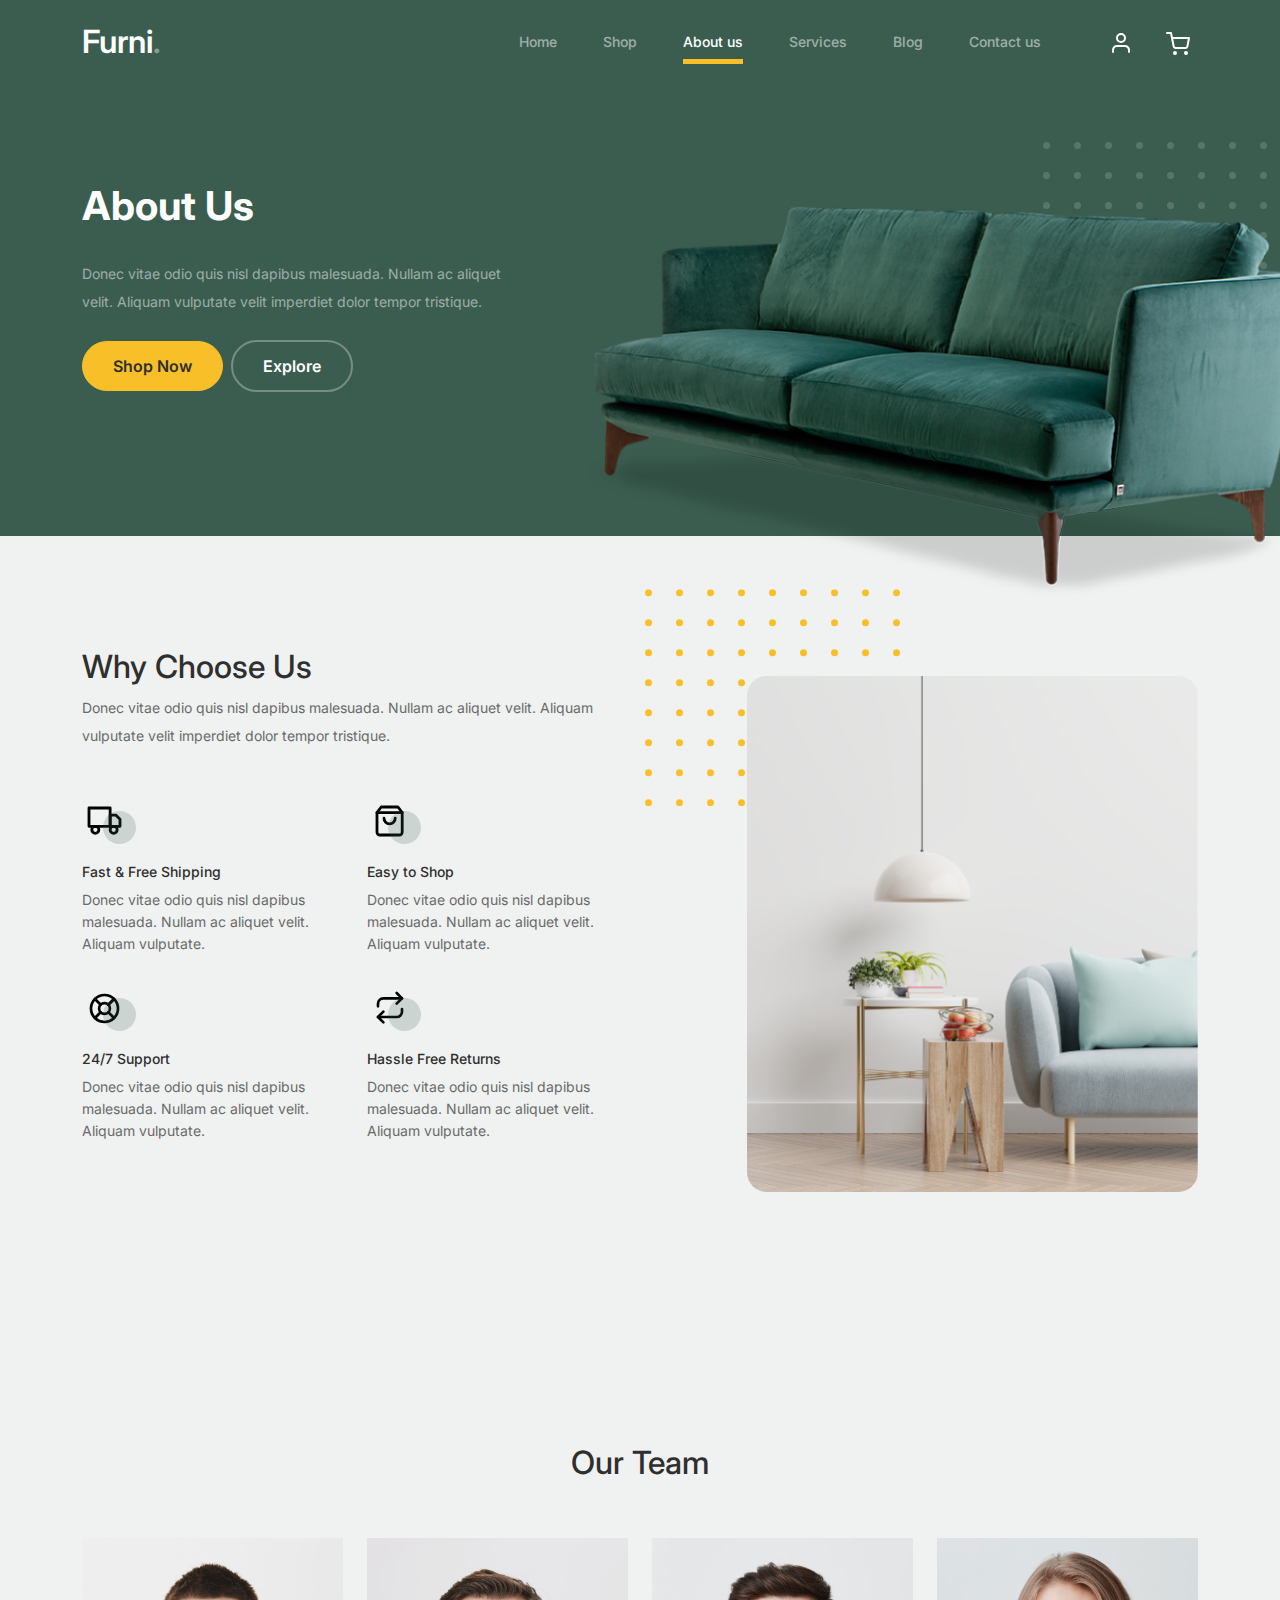
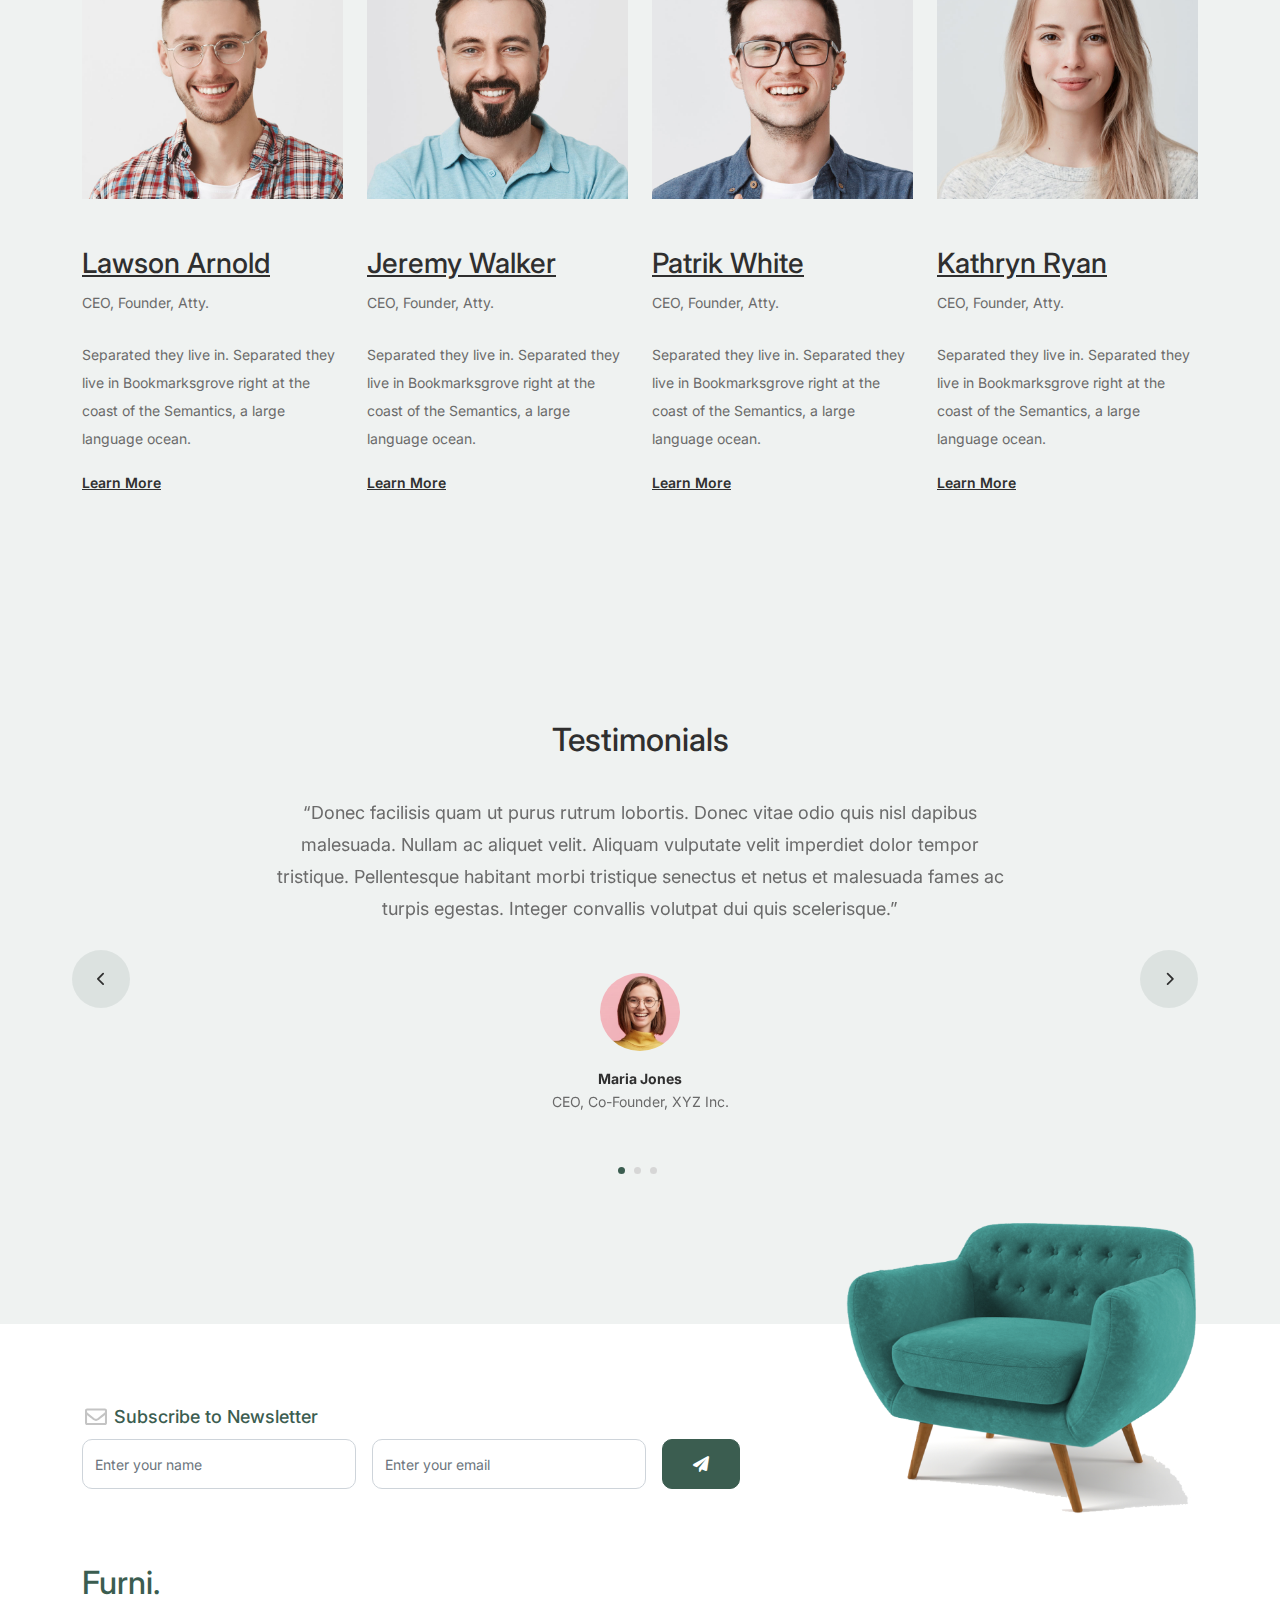
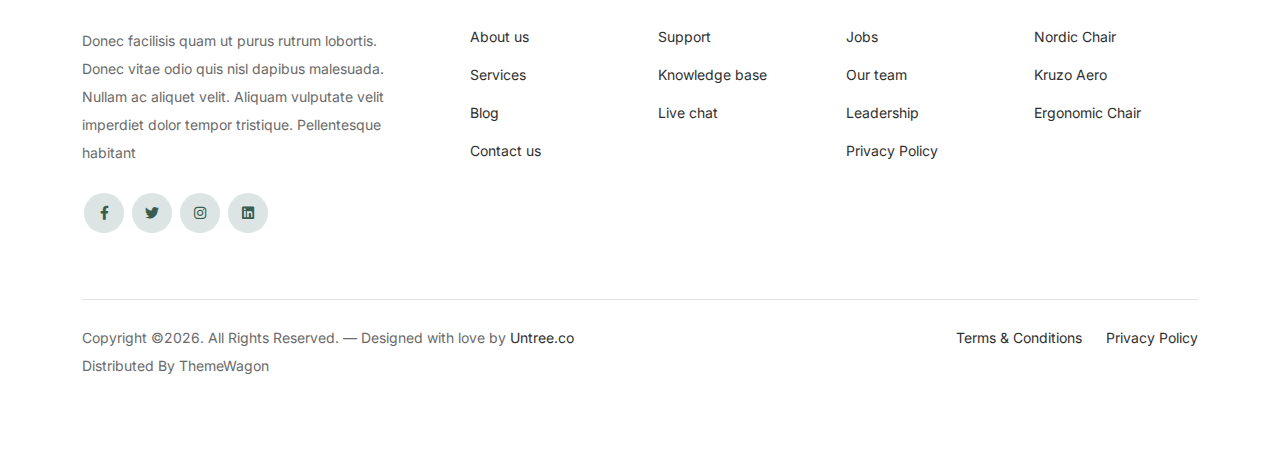
<file: public/about.html>
<!-- /*
* Bootstrap 5
* Template Name: Furni
* Template Author: Untree.co
* Template URI: https://untree.co/
* License: https://creativecommons.org/licenses/by/3.0/
*/ -->
<!doctype html>
<html lang="en">
<head>
  <meta charset="utf-8">
  <meta name="viewport" content="width=device-width, initial-scale=1, shrink-to-fit=no">
  <meta name="author" content="Untree.co">
  <link rel="shortcut icon" href="favicon.png">

  <meta name="description" content="" />
  <meta name="keywords" content="bootstrap, bootstrap4" />

		<!-- Bootstrap CSS -->
		<link href="css/bootstrap.min.css" rel="stylesheet">
		<link href="https://cdnjs.cloudflare.com/ajax/libs/font-awesome/6.0.0-beta3/css/all.min.css" rel="stylesheet">
		<link href="css/tiny-slider.css" rel="stylesheet">
		<link href="css/style.css" rel="stylesheet">
		<title>Furni Free Bootstrap 5 Template for Furniture and Interior Design Websites by Untree.co </title>
	</head>

	<body>

		<!-- Start Header/Navigation -->
		<nav class="custom-navbar navbar navbar navbar-expand-md navbar-dark bg-dark" arial-label="Furni navigation bar">

			<div class="container">
				<a class="navbar-brand" href="index.html">Furni<span>.</span></a>

				<button class="navbar-toggler" type="button" data-bs-toggle="collapse" data-bs-target="#navbarsFurni" aria-controls="navbarsFurni" aria-expanded="false" aria-label="Toggle navigation">
					<span class="navbar-toggler-icon"></span>
				</button>

				<div class="collapse navbar-collapse" id="navbarsFurni">
					<ul class="custom-navbar-nav navbar-nav ms-auto mb-2 mb-md-0">
						<li class="nav-item ">
							<a class="nav-link" href="index.html">Home</a>
						</li>
						<li><a class="nav-link" href="shop.html">Shop</a></li>
						<li class="active"><a class="nav-link" href="about.html">About us</a></li>
						<li><a class="nav-link" href="services.html">Services</a></li>
						<li><a class="nav-link" href="blog.html">Blog</a></li>
						<li><a class="nav-link" href="contact.html">Contact us</a></li>
					</ul>

					<ul class="custom-navbar-cta navbar-nav mb-2 mb-md-0 ms-5">
						<li><a class="nav-link" href="#"><img src="images/user.svg"></a></li>
						<li><a class="nav-link" href="cart.html"><img src="images/cart.svg"></a></li>
					</ul>
				</div>
			</div>
				
		</nav>
		<!-- End Header/Navigation -->

		<!-- Start Hero Section -->
			<div class="hero">
				<div class="container">
					<div class="row justify-content-between">
						<div class="col-lg-5">
							<div class="intro-excerpt">
								<h1>About Us</h1>
								<p class="mb-4">Donec vitae odio quis nisl dapibus malesuada. Nullam ac aliquet velit. Aliquam vulputate velit imperdiet dolor tempor tristique.</p>
								<p><a href="" class="btn btn-secondary me-2">Shop Now</a><a href="#" class="btn btn-white-outline">Explore</a></p>
							</div>
						</div>
						<div class="col-lg-7">
							<div class="hero-img-wrap">
								<img src="images/couch.png" class="img-fluid">
							</div>
						</div>
					</div>
				</div>
			</div>
		<!-- End Hero Section -->

		

		<!-- Start Why Choose Us Section -->
		<div class="why-choose-section">
			<div class="container">
				<div class="row justify-content-between align-items-center">
					<div class="col-lg-6">
						<h2 class="section-title">Why Choose Us</h2>
						<p>Donec vitae odio quis nisl dapibus malesuada. Nullam ac aliquet velit. Aliquam vulputate velit imperdiet dolor tempor tristique.</p>

						<div class="row my-5">
							<div class="col-6 col-md-6">
								<div class="feature">
									<div class="icon">
										<img src="images/truck.svg" alt="Image" class="imf-fluid">
									</div>
									<h3>Fast &amp; Free Shipping</h3>
									<p>Donec vitae odio quis nisl dapibus malesuada. Nullam ac aliquet velit. Aliquam vulputate.</p>
								</div>
							</div>

							<div class="col-6 col-md-6">
								<div class="feature">
									<div class="icon">
										<img src="images/bag.svg" alt="Image" class="imf-fluid">
									</div>
									<h3>Easy to Shop</h3>
									<p>Donec vitae odio quis nisl dapibus malesuada. Nullam ac aliquet velit. Aliquam vulputate.</p>
								</div>
							</div>

							<div class="col-6 col-md-6">
								<div class="feature">
									<div class="icon">
										<img src="images/support.svg" alt="Image" class="imf-fluid">
									</div>
									<h3>24/7 Support</h3>
									<p>Donec vitae odio quis nisl dapibus malesuada. Nullam ac aliquet velit. Aliquam vulputate.</p>
								</div>
							</div>

							<div class="col-6 col-md-6">
								<div class="feature">
									<div class="icon">
										<img src="images/return.svg" alt="Image" class="imf-fluid">
									</div>
									<h3>Hassle Free Returns</h3>
									<p>Donec vitae odio quis nisl dapibus malesuada. Nullam ac aliquet velit. Aliquam vulputate.</p>
								</div>
							</div>

						</div>
					</div>

					<div class="col-lg-5">
						<div class="img-wrap">
							<img src="images/why-choose-us-img.jpg" alt="Image" class="img-fluid">
						</div>
					</div>

				</div>
			</div>
		</div>
		<!-- End Why Choose Us Section -->

		<!-- Start Team Section -->
		<div class="untree_co-section">
			<div class="container">

				<div class="row mb-5">
					<div class="col-lg-5 mx-auto text-center">
						<h2 class="section-title">Our Team</h2>
					</div>
				</div>

				<div class="row">

					<!-- Start Column 1 -->
					<div class="col-12 col-md-6 col-lg-3 mb-5 mb-md-0">
						<img src="images/person_1.jpg" class="img-fluid mb-5">
						<h3 clas><a href="#"><span class="">Lawson</span> Arnold</a></h3>
            <span class="d-block position mb-4">CEO, Founder, Atty.</span>
            <p>Separated they live in.
            Separated they live in Bookmarksgrove right at the coast of the Semantics, a large language ocean.</p>
            <p class="mb-0"><a href="#" class="more dark">Learn More <span class="icon-arrow_forward"></span></a></p>
					</div> 
					<!-- End Column 1 -->

					<!-- Start Column 2 -->
					<div class="col-12 col-md-6 col-lg-3 mb-5 mb-md-0">
						<img src="images/person_2.jpg" class="img-fluid mb-5">

						<h3 clas><a href="#"><span class="">Jeremy</span> Walker</a></h3>
            <span class="d-block position mb-4">CEO, Founder, Atty.</span>
            <p>Separated they live in.
            Separated they live in Bookmarksgrove right at the coast of the Semantics, a large language ocean.</p>
            <p class="mb-0"><a href="#" class="more dark">Learn More <span class="icon-arrow_forward"></span></a></p>

					</div> 
					<!-- End Column 2 -->

					<!-- Start Column 3 -->
					<div class="col-12 col-md-6 col-lg-3 mb-5 mb-md-0">
						<img src="images/person_3.jpg" class="img-fluid mb-5">
						<h3 clas><a href="#"><span class="">Patrik</span> White</a></h3>
            <span class="d-block position mb-4">CEO, Founder, Atty.</span>
            <p>Separated they live in.
            Separated they live in Bookmarksgrove right at the coast of the Semantics, a large language ocean.</p>
            <p class="mb-0"><a href="#" class="more dark">Learn More <span class="icon-arrow_forward"></span></a></p>
					</div> 
					<!-- End Column 3 -->

					<!-- Start Column 4 -->
					<div class="col-12 col-md-6 col-lg-3 mb-5 mb-md-0">
						<img src="images/person_4.jpg" class="img-fluid mb-5">

						<h3 clas><a href="#"><span class="">Kathryn</span> Ryan</a></h3>
            <span class="d-block position mb-4">CEO, Founder, Atty.</span>
            <p>Separated they live in.
            Separated they live in Bookmarksgrove right at the coast of the Semantics, a large language ocean.</p>
            <p class="mb-0"><a href="#" class="more dark">Learn More <span class="icon-arrow_forward"></span></a></p>

          
					</div> 
					<!-- End Column 4 -->

					

				</div>
			</div>
		</div>
		<!-- End Team Section -->

		

		<!-- Start Testimonial Slider -->
		<div class="testimonial-section before-footer-section">
			<div class="container">
				<div class="row">
					<div class="col-lg-7 mx-auto text-center">
						<h2 class="section-title">Testimonials</h2>
					</div>
				</div>

				<div class="row justify-content-center">
					<div class="col-lg-12">
						<div class="testimonial-slider-wrap text-center">

							<div id="testimonial-nav">
								<span class="prev" data-controls="prev"><span class="fa fa-chevron-left"></span></span>
								<span class="next" data-controls="next"><span class="fa fa-chevron-right"></span></span>
							</div>

							<div class="testimonial-slider">
								
								<div class="item">
									<div class="row justify-content-center">
										<div class="col-lg-8 mx-auto">

											<div class="testimonial-block text-center">
												<blockquote class="mb-5">
													<p>&ldquo;Donec facilisis quam ut purus rutrum lobortis. Donec vitae odio quis nisl dapibus malesuada. Nullam ac aliquet velit. Aliquam vulputate velit imperdiet dolor tempor tristique. Pellentesque habitant morbi tristique senectus et netus et malesuada fames ac turpis egestas. Integer convallis volutpat dui quis scelerisque.&rdquo;</p>
												</blockquote>

												<div class="author-info">
													<div class="author-pic">
														<img src="images/person-1.png" alt="Maria Jones" class="img-fluid">
													</div>
													<h3 class="font-weight-bold">Maria Jones</h3>
													<span class="position d-block mb-3">CEO, Co-Founder, XYZ Inc.</span>
												</div>
											</div>

										</div>
									</div>
								</div> 
								<!-- END item -->

								<div class="item">
									<div class="row justify-content-center">
										<div class="col-lg-8 mx-auto">

											<div class="testimonial-block text-center">
												<blockquote class="mb-5">
													<p>&ldquo;Donec facilisis quam ut purus rutrum lobortis. Donec vitae odio quis nisl dapibus malesuada. Nullam ac aliquet velit. Aliquam vulputate velit imperdiet dolor tempor tristique. Pellentesque habitant morbi tristique senectus et netus et malesuada fames ac turpis egestas. Integer convallis volutpat dui quis scelerisque.&rdquo;</p>
												</blockquote>

												<div class="author-info">
													<div class="author-pic">
														<img src="images/person-1.png" alt="Maria Jones" class="img-fluid">
													</div>
													<h3 class="font-weight-bold">Maria Jones</h3>
													<span class="position d-block mb-3">CEO, Co-Founder, XYZ Inc.</span>
												</div>
											</div>

										</div>
									</div>
								</div> 
								<!-- END item -->

								<div class="item">
									<div class="row justify-content-center">
										<div class="col-lg-8 mx-auto">

											<div class="testimonial-block text-center">
												<blockquote class="mb-5">
													<p>&ldquo;Donec facilisis quam ut purus rutrum lobortis. Donec vitae odio quis nisl dapibus malesuada. Nullam ac aliquet velit. Aliquam vulputate velit imperdiet dolor tempor tristique. Pellentesque habitant morbi tristique senectus et netus et malesuada fames ac turpis egestas. Integer convallis volutpat dui quis scelerisque.&rdquo;</p>
												</blockquote>

												<div class="author-info">
													<div class="author-pic">
														<img src="images/person-1.png" alt="Maria Jones" class="img-fluid">
													</div>
													<h3 class="font-weight-bold">Maria Jones</h3>
													<span class="position d-block mb-3">CEO, Co-Founder, XYZ Inc.</span>
												</div>
											</div>

										</div>
									</div>
								</div> 
								<!-- END item -->

							</div>

						</div>
					</div>
				</div>
			</div>
		</div>
		<!-- End Testimonial Slider -->

		

		<!-- Start Footer Section -->
		<footer class="footer-section">
			<div class="container relative">

				<div class="sofa-img">
					<img src="images/sofa.png" alt="Image" class="img-fluid">
				</div>

				<div class="row">
					<div class="col-lg-8">
						<div class="subscription-form">
							<h3 class="d-flex align-items-center"><span class="me-1"><img src="images/envelope-outline.svg" alt="Image" class="img-fluid"></span><span>Subscribe to Newsletter</span></h3>

							<form action="#" class="row g-3">
								<div class="col-auto">
									<input type="text" class="form-control" placeholder="Enter your name">
								</div>
								<div class="col-auto">
									<input type="email" class="form-control" placeholder="Enter your email">
								</div>
								<div class="col-auto">
									<button class="btn btn-primary">
										<span class="fa fa-paper-plane"></span>
									</button>
								</div>
							</form>

						</div>
					</div>
				</div>

				<div class="row g-5 mb-5">
					<div class="col-lg-4">
						<div class="mb-4 footer-logo-wrap"><a href="#" class="footer-logo">Furni<span>.</span></a></div>
						<p class="mb-4">Donec facilisis quam ut purus rutrum lobortis. Donec vitae odio quis nisl dapibus malesuada. Nullam ac aliquet velit. Aliquam vulputate velit imperdiet dolor tempor tristique. Pellentesque habitant</p>

						<ul class="list-unstyled custom-social">
							<li><a href="#"><span class="fa fa-brands fa-facebook-f"></span></a></li>
							<li><a href="#"><span class="fa fa-brands fa-twitter"></span></a></li>
							<li><a href="#"><span class="fa fa-brands fa-instagram"></span></a></li>
							<li><a href="#"><span class="fa fa-brands fa-linkedin"></span></a></li>
						</ul>
					</div>

					<div class="col-lg-8">
						<div class="row links-wrap">
							<div class="col-6 col-sm-6 col-md-3">
								<ul class="list-unstyled">
									<li><a href="#">About us</a></li>
									<li><a href="#">Services</a></li>
									<li><a href="#">Blog</a></li>
									<li><a href="#">Contact us</a></li>
								</ul>
							</div>

							<div class="col-6 col-sm-6 col-md-3">
								<ul class="list-unstyled">
									<li><a href="#">Support</a></li>
									<li><a href="#">Knowledge base</a></li>
									<li><a href="#">Live chat</a></li>
								</ul>
							</div>

							<div class="col-6 col-sm-6 col-md-3">
								<ul class="list-unstyled">
									<li><a href="#">Jobs</a></li>
									<li><a href="#">Our team</a></li>
									<li><a href="#">Leadership</a></li>
									<li><a href="#">Privacy Policy</a></li>
								</ul>
							</div>

							<div class="col-6 col-sm-6 col-md-3">
								<ul class="list-unstyled">
									<li><a href="#">Nordic Chair</a></li>
									<li><a href="#">Kruzo Aero</a></li>
									<li><a href="#">Ergonomic Chair</a></li>
								</ul>
							</div>
						</div>
					</div>

				</div>

				<div class="border-top copyright">
					<div class="row pt-4">
						<div class="col-lg-6">
							<p class="mb-2 text-center text-lg-start">Copyright &copy;<script>document.write(new Date().getFullYear());</script>. All Rights Reserved. &mdash; Designed with love by <a href="https://untree.co">Untree.co</a> Distributed By <a hreff="https://themewagon.com">ThemeWagon</a>  <!-- License information: https://untree.co/license/ -->
            </p>
						</div>

						<div class="col-lg-6 text-center text-lg-end">
							<ul class="list-unstyled d-inline-flex ms-auto">
								<li class="me-4"><a href="#">Terms &amp; Conditions</a></li>
								<li><a href="#">Privacy Policy</a></li>
							</ul>
						</div>

					</div>
				</div>

			</div>
		</footer>
		<!-- End Footer Section -->	


		<script src="js/bootstrap.bundle.min.js"></script>
		<script src="js/tiny-slider.js"></script>
		<script src="js/custom.js"></script>
	</body>

</html>
</file>
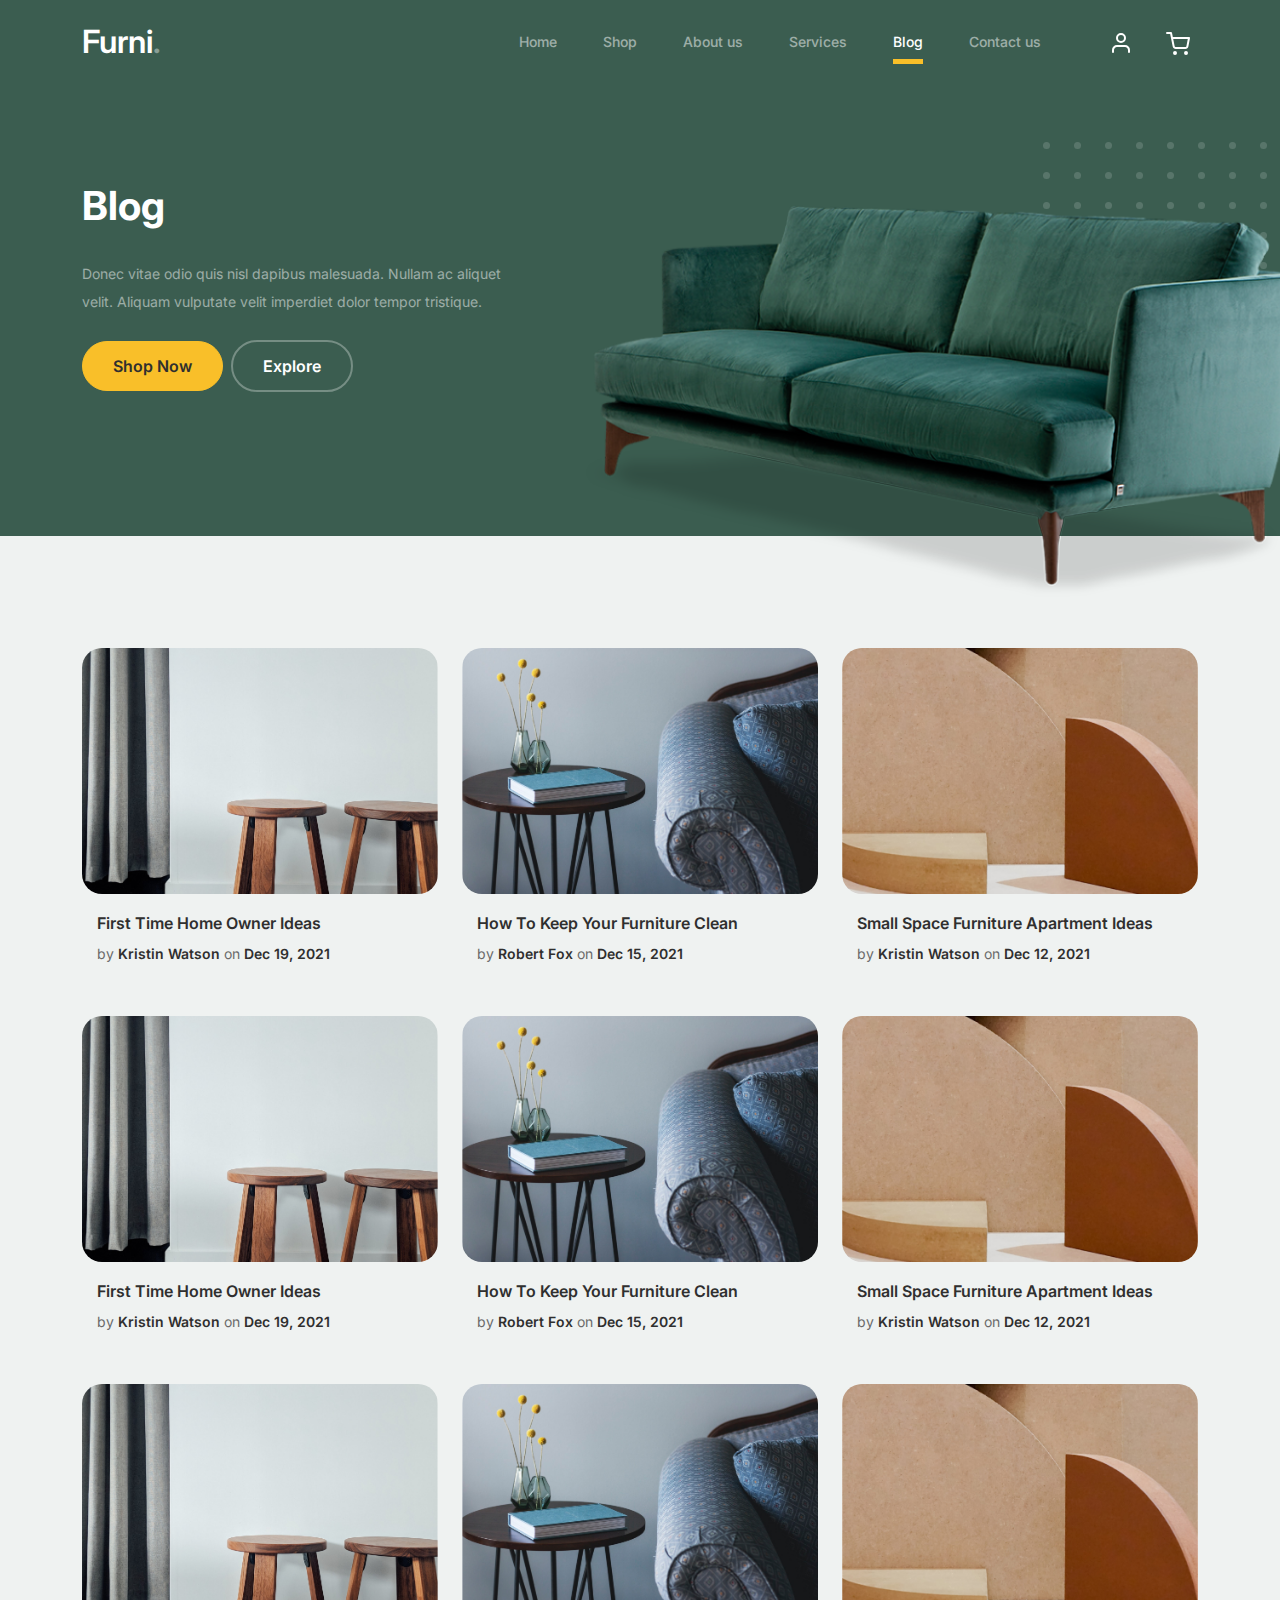
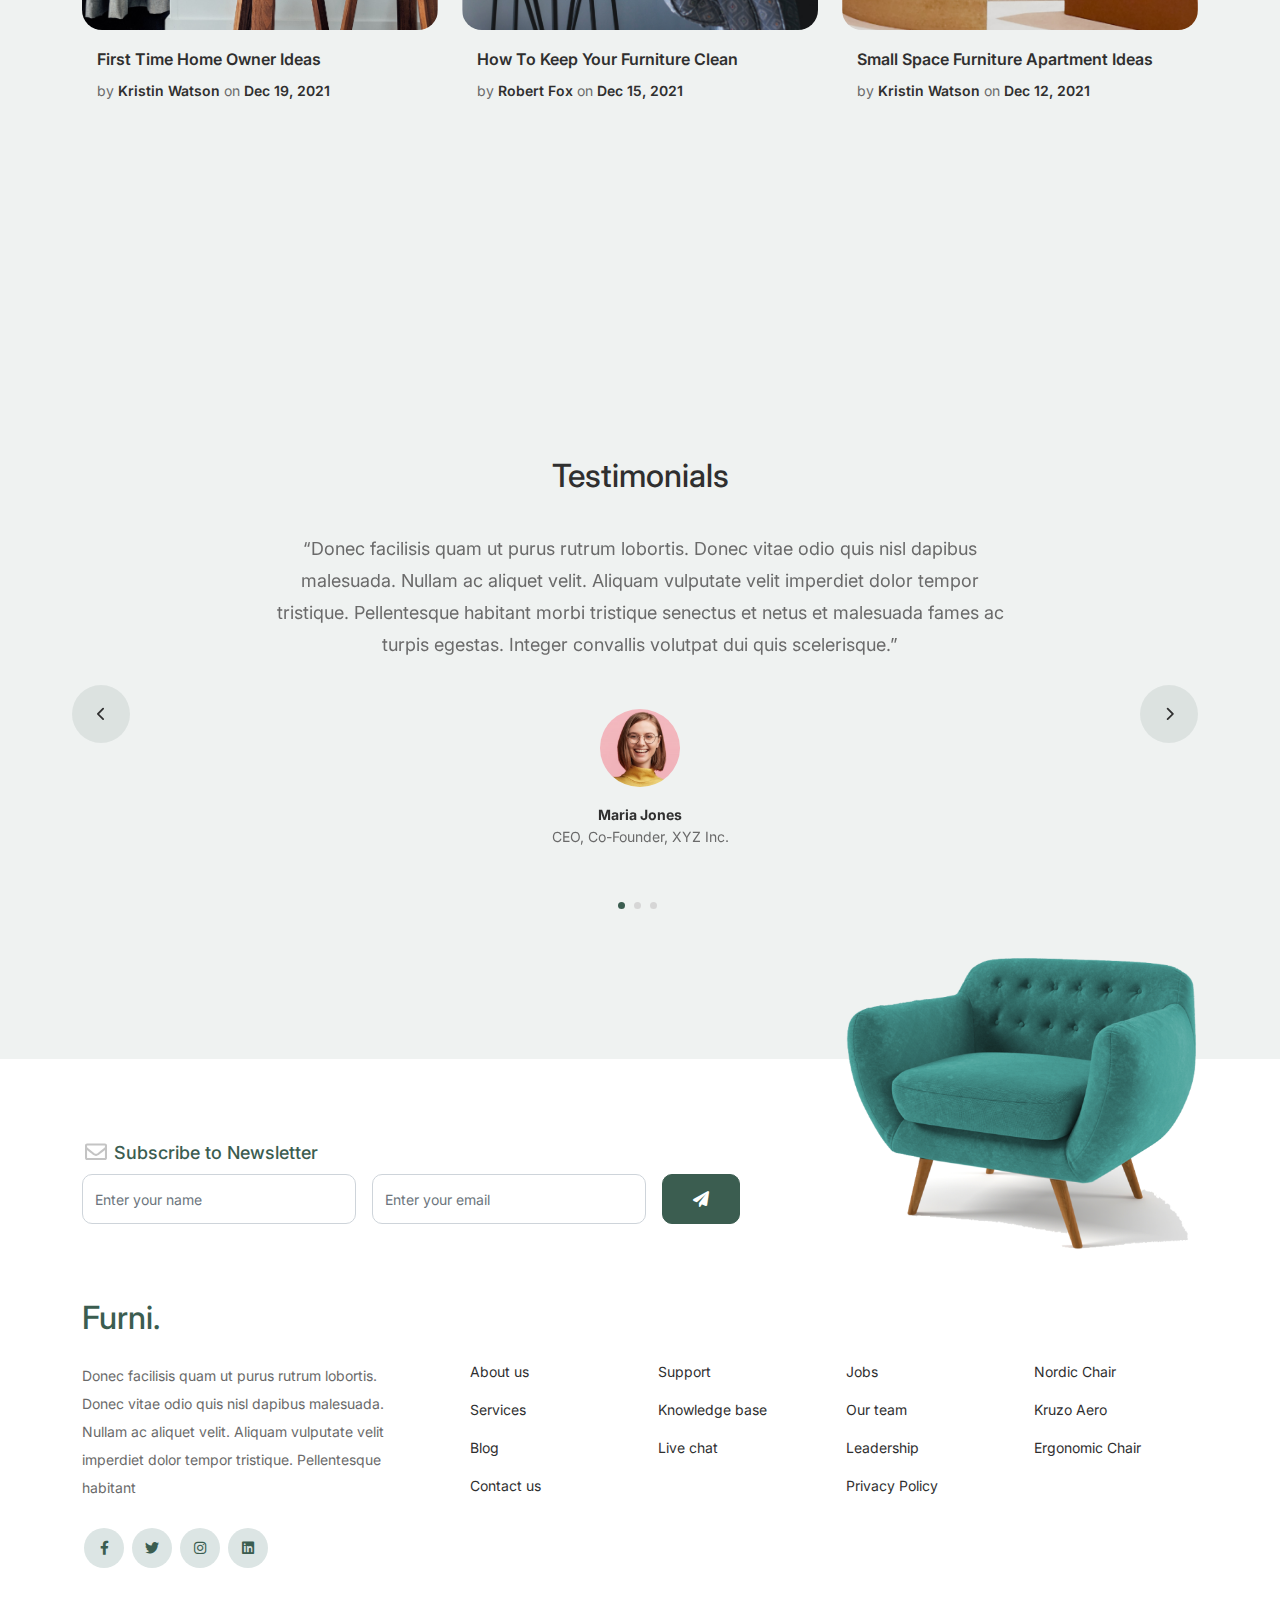
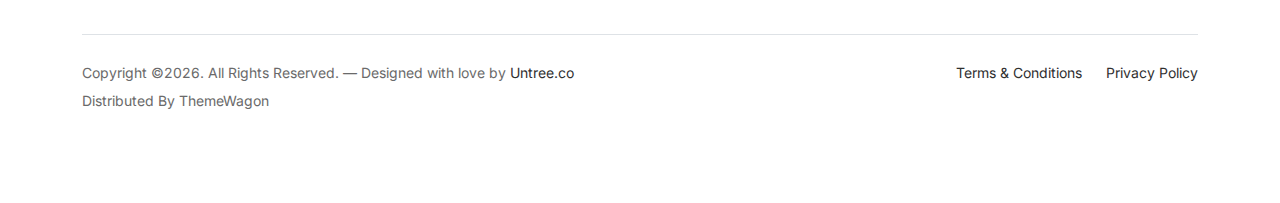
<file: public/blog.html>
<!-- /*
* Bootstrap 5
* Template Name: Furni
* Template Author: Untree.co
* Template URI: https://untree.co/
* License: https://creativecommons.org/licenses/by/3.0/
*/ -->
<!doctype html>
<html lang="en">
<head>
  <meta charset="utf-8">
  <meta name="viewport" content="width=device-width, initial-scale=1, shrink-to-fit=no">
  <meta name="author" content="Untree.co">
  <link rel="shortcut icon" href="favicon.png">

  <meta name="description" content="" />
  <meta name="keywords" content="bootstrap, bootstrap4" />

		<!-- Bootstrap CSS -->
		<link href="css/bootstrap.min.css" rel="stylesheet">
		<link href="https://cdnjs.cloudflare.com/ajax/libs/font-awesome/6.0.0-beta3/css/all.min.css" rel="stylesheet">
		<link href="css/tiny-slider.css" rel="stylesheet">
		<link href="css/style.css" rel="stylesheet">
		<title>Furni Free Bootstrap 5 Template for Furniture and Interior Design Websites by Untree.co </title>
	</head>

	<body>

		<!-- Start Header/Navigation -->
		<nav class="custom-navbar navbar navbar navbar-expand-md navbar-dark bg-dark" arial-label="Furni navigation bar">

			<div class="container">
				<a class="navbar-brand" href="index.html">Furni<span>.</span></a>

				<button class="navbar-toggler" type="button" data-bs-toggle="collapse" data-bs-target="#navbarsFurni" aria-controls="navbarsFurni" aria-expanded="false" aria-label="Toggle navigation">
					<span class="navbar-toggler-icon"></span>
				</button>

				<div class="collapse navbar-collapse" id="navbarsFurni">
					<ul class="custom-navbar-nav navbar-nav ms-auto mb-2 mb-md-0">
						<li class="nav-item">
							<a class="nav-link" href="index.html">Home</a>
						</li>
						<li><a class="nav-link" href="shop.html">Shop</a></li>
						<li><a class="nav-link" href="about.html">About us</a></li>
						<li><a class="nav-link" href="services.html">Services</a></li>
						<li class="active"><a class="nav-link" href="blog.html">Blog</a></li>
						<li><a class="nav-link" href="contact.html">Contact us</a></li>
					</ul>

					<ul class="custom-navbar-cta navbar-nav mb-2 mb-md-0 ms-5">
						<li><a class="nav-link" href="#"><img src="images/user.svg"></a></li>
						<li><a class="nav-link" href="cart.html"><img src="images/cart.svg"></a></li>
					</ul>
				</div>
			</div>

		</nav>
		<!-- End Header/Navigation -->

		<!-- Start Hero Section -->
			<div class="hero">
				<div class="container">
					<div class="row justify-content-between">
						<div class="col-lg-5">
							<div class="intro-excerpt">
								<h1>Blog</h1>
								<p class="mb-4">Donec vitae odio quis nisl dapibus malesuada. Nullam ac aliquet velit. Aliquam vulputate velit imperdiet dolor tempor tristique.</p>
								<p><a href="" class="btn btn-secondary me-2">Shop Now</a><a href="#" class="btn btn-white-outline">Explore</a></p>
							</div>
						</div>
						<div class="col-lg-7">
							<div class="hero-img-wrap">
								<img src="images/couch.png" class="img-fluid">
							</div>
						</div>
					</div>
				</div>
			</div>
		<!-- End Hero Section -->



		<!-- Start Blog Section -->
		<div class="blog-section">
			<div class="container">

				<div class="row">

					<div class="col-12 col-sm-6 col-md-4 mb-5">
						<div class="post-entry">
							<a href="#" class="post-thumbnail"><img src="images/post-1.jpg" alt="Image" class="img-fluid"></a>
							<div class="post-content-entry">
								<h3><a href="#">First Time Home Owner Ideas</a></h3>
								<div class="meta">
									<span>by <a href="#">Kristin Watson</a></span> <span>on <a href="#">Dec 19, 2021</a></span>
								</div>
							</div>
						</div>
					</div>

					<div class="col-12 col-sm-6 col-md-4 mb-5">
						<div class="post-entry">
							<a href="#" class="post-thumbnail"><img src="images/post-2.jpg" alt="Image" class="img-fluid"></a>
							<div class="post-content-entry">
								<h3><a href="#">How To Keep Your Furniture Clean</a></h3>
								<div class="meta">
									<span>by <a href="#">Robert Fox</a></span> <span>on <a href="#">Dec 15, 2021</a></span>
								</div>
							</div>
						</div>
					</div>

					<div class="col-12 col-sm-6 col-md-4 mb-5">
						<div class="post-entry">
							<a href="#" class="post-thumbnail"><img src="images/post-3.jpg" alt="Image" class="img-fluid"></a>
							<div class="post-content-entry">
								<h3><a href="#">Small Space Furniture Apartment Ideas</a></h3>
								<div class="meta">
									<span>by <a href="#">Kristin Watson</a></span> <span>on <a href="#">Dec 12, 2021</a></span>
								</div>
							</div>
						</div>
					</div>

					<div class="col-12 col-sm-6 col-md-4 mb-5">
						<div class="post-entry">
							<a href="#" class="post-thumbnail"><img src="images/post-1.jpg" alt="Image" class="img-fluid"></a>
							<div class="post-content-entry">
								<h3><a href="#">First Time Home Owner Ideas</a></h3>
								<div class="meta">
									<span>by <a href="#">Kristin Watson</a></span> <span>on <a href="#">Dec 19, 2021</a></span>
								</div>
							</div>
						</div>
					</div>

					<div class="col-12 col-sm-6 col-md-4 mb-5">
						<div class="post-entry">
							<a href="#" class="post-thumbnail"><img src="images/post-2.jpg" alt="Image" class="img-fluid"></a>
							<div class="post-content-entry">
								<h3><a href="#">How To Keep Your Furniture Clean</a></h3>
								<div class="meta">
									<span>by <a href="#">Robert Fox</a></span> <span>on <a href="#">Dec 15, 2021</a></span>
								</div>
							</div>
						</div>
					</div>

					<div class="col-12 col-sm-6 col-md-4 mb-5">
						<div class="post-entry">
							<a href="#" class="post-thumbnail"><img src="images/post-3.jpg" alt="Image" class="img-fluid"></a>
							<div class="post-content-entry">
								<h3><a href="#">Small Space Furniture Apartment Ideas</a></h3>
								<div class="meta">
									<span>by <a href="#">Kristin Watson</a></span> <span>on <a href="#">Dec 12, 2021</a></span>
								</div>
							</div>
						</div>
					</div>

					<div class="col-12 col-sm-6 col-md-4 mb-5">
						<div class="post-entry">
							<a href="#" class="post-thumbnail"><img src="images/post-1.jpg" alt="Image" class="img-fluid"></a>
							<div class="post-content-entry">
								<h3><a href="#">First Time Home Owner Ideas</a></h3>
								<div class="meta">
									<span>by <a href="#">Kristin Watson</a></span> <span>on <a href="#">Dec 19, 2021</a></span>
								</div>
							</div>
						</div>
					</div>

					<div class="col-12 col-sm-6 col-md-4 mb-5">
						<div class="post-entry">
							<a href="#" class="post-thumbnail"><img src="images/post-2.jpg" alt="Image" class="img-fluid"></a>
							<div class="post-content-entry">
								<h3><a href="#">How To Keep Your Furniture Clean</a></h3>
								<div class="meta">
									<span>by <a href="#">Robert Fox</a></span> <span>on <a href="#">Dec 15, 2021</a></span>
								</div>
							</div>
						</div>
					</div>

					<div class="col-12 col-sm-6 col-md-4 mb-5">
						<div class="post-entry">
							<a href="#" class="post-thumbnail"><img src="images/post-3.jpg" alt="Image" class="img-fluid"></a>
							<div class="post-content-entry">
								<h3><a href="#">Small Space Furniture Apartment Ideas</a></h3>
								<div class="meta">
									<span>by <a href="#">Kristin Watson</a></span> <span>on <a href="#">Dec 12, 2021</a></span>
								</div>
							</div>
						</div>
					</div>

				</div>
			</div>
		</div>
		<!-- End Blog Section -->



		<!-- Start Testimonial Slider -->
		<div class="testimonial-section before-footer-section">
			<div class="container">
				<div class="row">
					<div class="col-lg-7 mx-auto text-center">
						<h2 class="section-title">Testimonials</h2>
					</div>
				</div>

				<div class="row justify-content-center">
					<div class="col-lg-12">
						<div class="testimonial-slider-wrap text-center">

							<div id="testimonial-nav">
								<span class="prev" data-controls="prev"><span class="fa fa-chevron-left"></span></span>
								<span class="next" data-controls="next"><span class="fa fa-chevron-right"></span></span>
							</div>

							<div class="testimonial-slider">

								<div class="item">
									<div class="row justify-content-center">
										<div class="col-lg-8 mx-auto">

											<div class="testimonial-block text-center">
												<blockquote class="mb-5">
													<p>&ldquo;Donec facilisis quam ut purus rutrum lobortis. Donec vitae odio quis nisl dapibus malesuada. Nullam ac aliquet velit. Aliquam vulputate velit imperdiet dolor tempor tristique. Pellentesque habitant morbi tristique senectus et netus et malesuada fames ac turpis egestas. Integer convallis volutpat dui quis scelerisque.&rdquo;</p>
												</blockquote>

												<div class="author-info">
													<div class="author-pic">
														<img src="images/person-1.png" alt="Maria Jones" class="img-fluid">
													</div>
													<h3 class="font-weight-bold">Maria Jones</h3>
													<span class="position d-block mb-3">CEO, Co-Founder, XYZ Inc.</span>
												</div>
											</div>

										</div>
									</div>
								</div>
								<!-- END item -->

								<div class="item">
									<div class="row justify-content-center">
										<div class="col-lg-8 mx-auto">

											<div class="testimonial-block text-center">
												<blockquote class="mb-5">
													<p>&ldquo;Donec facilisis quam ut purus rutrum lobortis. Donec vitae odio quis nisl dapibus malesuada. Nullam ac aliquet velit. Aliquam vulputate velit imperdiet dolor tempor tristique. Pellentesque habitant morbi tristique senectus et netus et malesuada fames ac turpis egestas. Integer convallis volutpat dui quis scelerisque.&rdquo;</p>
												</blockquote>

												<div class="author-info">
													<div class="author-pic">
														<img src="images/person-1.png" alt="Maria Jones" class="img-fluid">
													</div>
													<h3 class="font-weight-bold">Maria Jones</h3>
													<span class="position d-block mb-3">CEO, Co-Founder, XYZ Inc.</span>
												</div>
											</div>

										</div>
									</div>
								</div>
								<!-- END item -->

								<div class="item">
									<div class="row justify-content-center">
										<div class="col-lg-8 mx-auto">

											<div class="testimonial-block text-center">
												<blockquote class="mb-5">
													<p>&ldquo;Donec facilisis quam ut purus rutrum lobortis. Donec vitae odio quis nisl dapibus malesuada. Nullam ac aliquet velit. Aliquam vulputate velit imperdiet dolor tempor tristique. Pellentesque habitant morbi tristique senectus et netus et malesuada fames ac turpis egestas. Integer convallis volutpat dui quis scelerisque.&rdquo;</p>
												</blockquote>

												<div class="author-info">
													<div class="author-pic">
														<img src="images/person-1.png" alt="Maria Jones" class="img-fluid">
													</div>
													<h3 class="font-weight-bold">Maria Jones</h3>
													<span class="position d-block mb-3">CEO, Co-Founder, XYZ Inc.</span>
												</div>
											</div>

										</div>
									</div>
								</div>
								<!-- END item -->

							</div>

						</div>
					</div>
				</div>
			</div>
		</div>
		<!-- End Testimonial Slider -->



		<!-- Start Footer Section -->
		<footer class="footer-section">
			<div class="container relative">

				<div class="sofa-img">
					<img src="images/sofa.png" alt="Image" class="img-fluid">
				</div>

				<div class="row">
					<div class="col-lg-8">
						<div class="subscription-form">
							<h3 class="d-flex align-items-center"><span class="me-1"><img src="images/envelope-outline.svg" alt="Image" class="img-fluid"></span><span>Subscribe to Newsletter</span></h3>

							<form action="#" class="row g-3">
								<div class="col-auto">
									<input type="text" class="form-control" placeholder="Enter your name">
								</div>
								<div class="col-auto">
									<input type="email" class="form-control" placeholder="Enter your email">
								</div>
								<div class="col-auto">
									<button class="btn btn-primary">
										<span class="fa fa-paper-plane"></span>
									</button>
								</div>
							</form>

						</div>
					</div>
				</div>

				<div class="row g-5 mb-5">
					<div class="col-lg-4">
						<div class="mb-4 footer-logo-wrap"><a href="#" class="footer-logo">Furni<span>.</span></a></div>
						<p class="mb-4">Donec facilisis quam ut purus rutrum lobortis. Donec vitae odio quis nisl dapibus malesuada. Nullam ac aliquet velit. Aliquam vulputate velit imperdiet dolor tempor tristique. Pellentesque habitant</p>

						<ul class="list-unstyled custom-social">
							<li><a href="#"><span class="fa fa-brands fa-facebook-f"></span></a></li>
							<li><a href="#"><span class="fa fa-brands fa-twitter"></span></a></li>
							<li><a href="#"><span class="fa fa-brands fa-instagram"></span></a></li>
							<li><a href="#"><span class="fa fa-brands fa-linkedin"></span></a></li>
						</ul>
					</div>

					<div class="col-lg-8">
						<div class="row links-wrap">
							<div class="col-6 col-sm-6 col-md-3">
								<ul class="list-unstyled">
									<li><a href="#">About us</a></li>
									<li><a href="#">Services</a></li>
									<li><a href="#">Blog</a></li>
									<li><a href="#">Contact us</a></li>
								</ul>
							</div>

							<div class="col-6 col-sm-6 col-md-3">
								<ul class="list-unstyled">
									<li><a href="#">Support</a></li>
									<li><a href="#">Knowledge base</a></li>
									<li><a href="#">Live chat</a></li>
								</ul>
							</div>

							<div class="col-6 col-sm-6 col-md-3">
								<ul class="list-unstyled">
									<li><a href="#">Jobs</a></li>
									<li><a href="#">Our team</a></li>
									<li><a href="#">Leadership</a></li>
									<li><a href="#">Privacy Policy</a></li>
								</ul>
							</div>

							<div class="col-6 col-sm-6 col-md-3">
								<ul class="list-unstyled">
									<li><a href="#">Nordic Chair</a></li>
									<li><a href="#">Kruzo Aero</a></li>
									<li><a href="#">Ergonomic Chair</a></li>
								</ul>
							</div>
						</div>
					</div>

				</div>

				<div class="border-top copyright">
					<div class="row pt-4">
						<div class="col-lg-6">
							<p class="mb-2 text-center text-lg-start">Copyright &copy;<script>document.write(new Date().getFullYear());</script>. All Rights Reserved. &mdash; Designed with love by <a href="https://untree.co">Untree.co</a> Distributed By <a hreff="https://themewagon.com">ThemeWagon</a>  <!-- License information: https://untree.co/license/ -->
            </p>
						</div>

						<div class="col-lg-6 text-center text-lg-end">
							<ul class="list-unstyled d-inline-flex ms-auto">
								<li class="me-4"><a href="#">Terms &amp; Conditions</a></li>
								<li><a href="#">Privacy Policy</a></li>
							</ul>
						</div>

					</div>
				</div>

			</div>
		</footer>
		<!-- End Footer Section -->


		<script src="js/bootstrap.bundle.min.js"></script>
		<script src="js/tiny-slider.js"></script>
		<script src="js/custom.js"></script>
	</body>

</html>
</file>
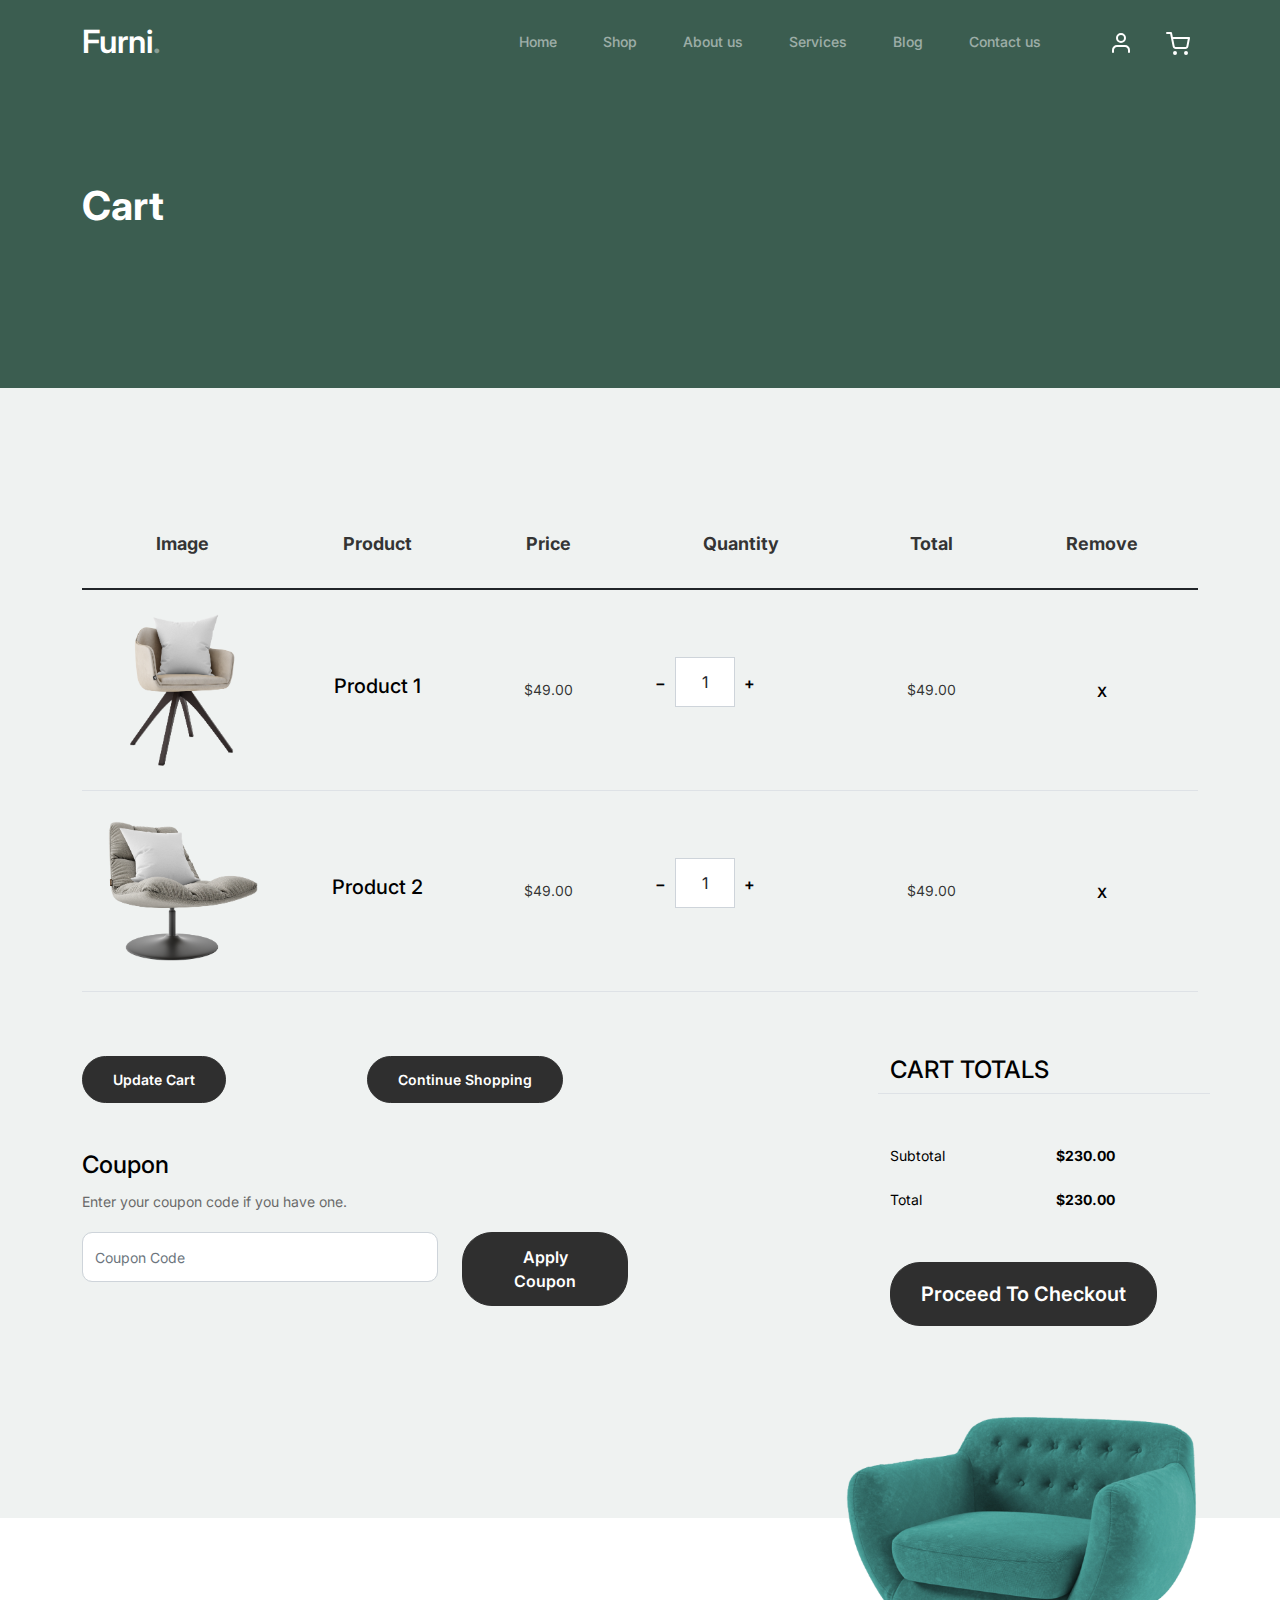
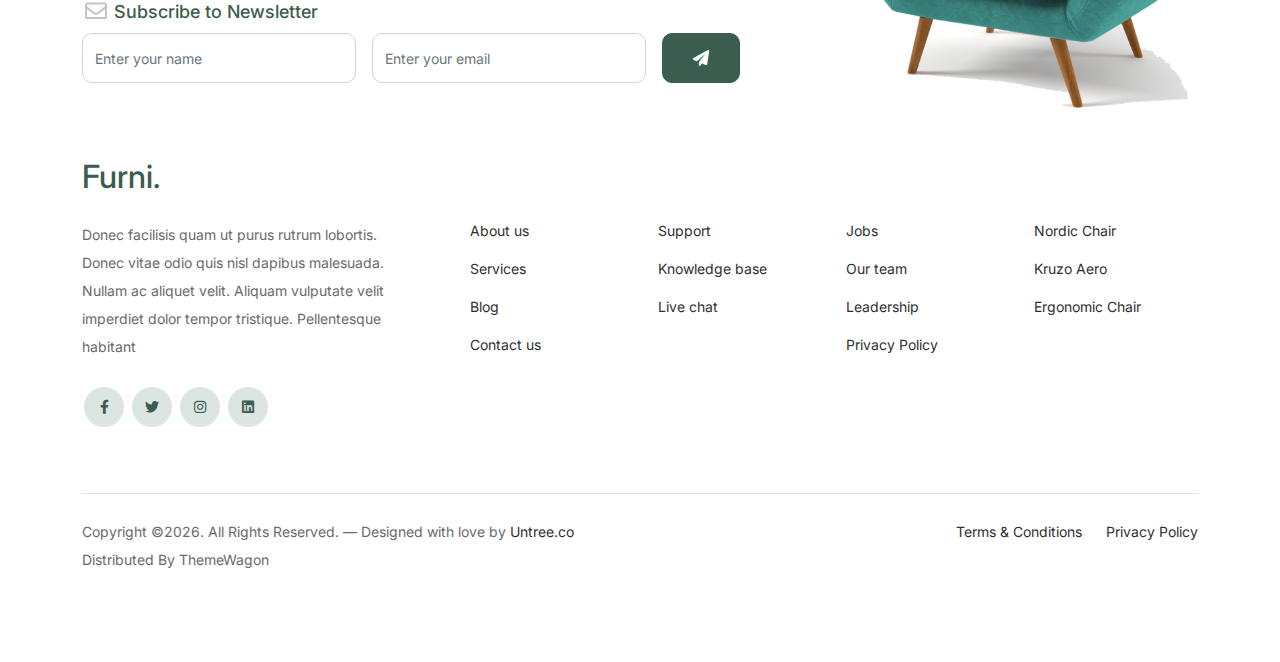
<file: public/cart.html>
<!-- /*
* Bootstrap 5
* Template Name: Furni
* Template Author: Untree.co
* Template URI: https://untree.co/
* License: https://creativecommons.org/licenses/by/3.0/
*/ -->
<!doctype html>
<html lang="en">
<head>
  <meta charset="utf-8">
  <meta name="viewport" content="width=device-width, initial-scale=1, shrink-to-fit=no">
  <meta name="author" content="Untree.co">
  <link rel="shortcut icon" href="favicon.png">

  <meta name="description" content="" />
  <meta name="keywords" content="bootstrap, bootstrap4" />

		<!-- Bootstrap CSS -->
		<link href="css/bootstrap.min.css" rel="stylesheet">
		<link href="https://cdnjs.cloudflare.com/ajax/libs/font-awesome/6.0.0-beta3/css/all.min.css" rel="stylesheet">
		<link href="css/tiny-slider.css" rel="stylesheet">
		<link href="css/style.css" rel="stylesheet">
		<title>Furni Free Bootstrap 5 Template for Furniture and Interior Design Websites by Untree.co </title>
	</head>

	<body>

		<!-- Start Header/Navigation -->
		<nav class="custom-navbar navbar navbar navbar-expand-md navbar-dark bg-dark" arial-label="Furni navigation bar">

			<div class="container">
				<a class="navbar-brand" href="index.html">Furni<span>.</span></a>

				<button class="navbar-toggler" type="button" data-bs-toggle="collapse" data-bs-target="#navbarsFurni" aria-controls="navbarsFurni" aria-expanded="false" aria-label="Toggle navigation">
					<span class="navbar-toggler-icon"></span>
				</button>

				<div class="collapse navbar-collapse" id="navbarsFurni">
					<ul class="custom-navbar-nav navbar-nav ms-auto mb-2 mb-md-0">
						<li class="nav-item ">
							<a class="nav-link" href="index.html">Home</a>
						</li>
						<li><a class="nav-link" href="shop.html">Shop</a></li>
						<li><a class="nav-link" href="about.html">About us</a></li>
						<li><a class="nav-link" href="services.html">Services</a></li>
						<li><a class="nav-link" href="blog.html">Blog</a></li>
						<li><a class="nav-link" href="contact.html">Contact us</a></li>
					</ul>

					<ul class="custom-navbar-cta navbar-nav mb-2 mb-md-0 ms-5">
						<li><a class="nav-link" href="#"><img src="images/user.svg"></a></li>
						<li><a class="nav-link" href="cart.html"><img src="images/cart.svg"></a></li>
					</ul>
				</div>
			</div>
				
		</nav>
		<!-- End Header/Navigation -->

		<!-- Start Hero Section -->
			<div class="hero">
				<div class="container">
					<div class="row justify-content-between">
						<div class="col-lg-5">
							<div class="intro-excerpt">
								<h1>Cart</h1>
							</div>
						</div>
						<div class="col-lg-7">
							
						</div>
					</div>
				</div>
			</div>
		<!-- End Hero Section -->

		

		<div class="untree_co-section before-footer-section">
            <div class="container">
              <div class="row mb-5">
                <form class="col-md-12" method="post">
                  <div class="site-blocks-table">
                    <table class="table">
                      <thead>
                        <tr>
                          <th class="product-thumbnail">Image</th>
                          <th class="product-name">Product</th>
                          <th class="product-price">Price</th>
                          <th class="product-quantity">Quantity</th>
                          <th class="product-total">Total</th>
                          <th class="product-remove">Remove</th>
                        </tr>
                      </thead>
                      <tbody>
                        <tr>
                          <td class="product-thumbnail">
                            <img src="images/product-1.png" alt="Image" class="img-fluid">
                          </td>
                          <td class="product-name">
                            <h2 class="h5 text-black">Product 1</h2>
                          </td>
                          <td>$49.00</td>
                          <td>
                            <div class="input-group mb-3 d-flex align-items-center quantity-container" style="max-width: 120px;">
                              <div class="input-group-prepend">
                                <button class="btn btn-outline-black decrease" type="button">&minus;</button>
                              </div>
                              <input type="text" class="form-control text-center quantity-amount" value="1" placeholder="" aria-label="Example text with button addon" aria-describedby="button-addon1">
                              <div class="input-group-append">
                                <button class="btn btn-outline-black increase" type="button">&plus;</button>
                              </div>
                            </div>
        
                          </td>
                          <td>$49.00</td>
                          <td><a href="#" class="btn btn-black btn-sm">X</a></td>
                        </tr>
        
                        <tr>
                          <td class="product-thumbnail">
                            <img src="images/product-2.png" alt="Image" class="img-fluid">
                          </td>
                          <td class="product-name">
                            <h2 class="h5 text-black">Product 2</h2>
                          </td>
                          <td>$49.00</td>
                          <td>
                            <div class="input-group mb-3 d-flex align-items-center quantity-container" style="max-width: 120px;">
                              <div class="input-group-prepend">
                                <button class="btn btn-outline-black decrease" type="button">&minus;</button>
                              </div>
                              <input type="text" class="form-control text-center quantity-amount" value="1" placeholder="" aria-label="Example text with button addon" aria-describedby="button-addon1">
                              <div class="input-group-append">
                                <button class="btn btn-outline-black increase" type="button">&plus;</button>
                              </div>
                            </div>
        
                          </td>
                          <td>$49.00</td>
                          <td><a href="#" class="btn btn-black btn-sm">X</a></td>
                        </tr>
                      </tbody>
                    </table>
                  </div>
                </form>
              </div>
        
              <div class="row">
                <div class="col-md-6">
                  <div class="row mb-5">
                    <div class="col-md-6 mb-3 mb-md-0">
                      <button class="btn btn-black btn-sm btn-block">Update Cart</button>
                    </div>
                    <div class="col-md-6">
                      <button class="btn btn-outline-black btn-sm btn-block">Continue Shopping</button>
                    </div>
                  </div>
                  <div class="row">
                    <div class="col-md-12">
                      <label class="text-black h4" for="coupon">Coupon</label>
                      <p>Enter your coupon code if you have one.</p>
                    </div>
                    <div class="col-md-8 mb-3 mb-md-0">
                      <input type="text" class="form-control py-3" id="coupon" placeholder="Coupon Code">
                    </div>
                    <div class="col-md-4">
                      <button class="btn btn-black">Apply Coupon</button>
                    </div>
                  </div>
                </div>
                <div class="col-md-6 pl-5">
                  <div class="row justify-content-end">
                    <div class="col-md-7">
                      <div class="row">
                        <div class="col-md-12 text-right border-bottom mb-5">
                          <h3 class="text-black h4 text-uppercase">Cart Totals</h3>
                        </div>
                      </div>
                      <div class="row mb-3">
                        <div class="col-md-6">
                          <span class="text-black">Subtotal</span>
                        </div>
                        <div class="col-md-6 text-right">
                          <strong class="text-black">$230.00</strong>
                        </div>
                      </div>
                      <div class="row mb-5">
                        <div class="col-md-6">
                          <span class="text-black">Total</span>
                        </div>
                        <div class="col-md-6 text-right">
                          <strong class="text-black">$230.00</strong>
                        </div>
                      </div>
        
                      <div class="row">
                        <div class="col-md-12">
                          <button class="btn btn-black btn-lg py-3 btn-block" onclick="window.location='checkout.html'">Proceed To Checkout</button>
                        </div>
                      </div>
                    </div>
                  </div>
                </div>
              </div>
            </div>
          </div>
		

		<!-- Start Footer Section -->
		<footer class="footer-section">
			<div class="container relative">

				<div class="sofa-img">
					<img src="images/sofa.png" alt="Image" class="img-fluid">
				</div>

				<div class="row">
					<div class="col-lg-8">
						<div class="subscription-form">
							<h3 class="d-flex align-items-center"><span class="me-1"><img src="images/envelope-outline.svg" alt="Image" class="img-fluid"></span><span>Subscribe to Newsletter</span></h3>

							<form action="#" class="row g-3">
								<div class="col-auto">
									<input type="text" class="form-control" placeholder="Enter your name">
								</div>
								<div class="col-auto">
									<input type="email" class="form-control" placeholder="Enter your email">
								</div>
								<div class="col-auto">
									<button class="btn btn-primary">
										<span class="fa fa-paper-plane"></span>
									</button>
								</div>
							</form>

						</div>
					</div>
				</div>

				<div class="row g-5 mb-5">
					<div class="col-lg-4">
						<div class="mb-4 footer-logo-wrap"><a href="#" class="footer-logo">Furni<span>.</span></a></div>
						<p class="mb-4">Donec facilisis quam ut purus rutrum lobortis. Donec vitae odio quis nisl dapibus malesuada. Nullam ac aliquet velit. Aliquam vulputate velit imperdiet dolor tempor tristique. Pellentesque habitant</p>

						<ul class="list-unstyled custom-social">
							<li><a href="#"><span class="fa fa-brands fa-facebook-f"></span></a></li>
							<li><a href="#"><span class="fa fa-brands fa-twitter"></span></a></li>
							<li><a href="#"><span class="fa fa-brands fa-instagram"></span></a></li>
							<li><a href="#"><span class="fa fa-brands fa-linkedin"></span></a></li>
						</ul>
					</div>

					<div class="col-lg-8">
						<div class="row links-wrap">
							<div class="col-6 col-sm-6 col-md-3">
								<ul class="list-unstyled">
									<li><a href="#">About us</a></li>
									<li><a href="#">Services</a></li>
									<li><a href="#">Blog</a></li>
									<li><a href="#">Contact us</a></li>
								</ul>
							</div>

							<div class="col-6 col-sm-6 col-md-3">
								<ul class="list-unstyled">
									<li><a href="#">Support</a></li>
									<li><a href="#">Knowledge base</a></li>
									<li><a href="#">Live chat</a></li>
								</ul>
							</div>

							<div class="col-6 col-sm-6 col-md-3">
								<ul class="list-unstyled">
									<li><a href="#">Jobs</a></li>
									<li><a href="#">Our team</a></li>
									<li><a href="#">Leadership</a></li>
									<li><a href="#">Privacy Policy</a></li>
								</ul>
							</div>

							<div class="col-6 col-sm-6 col-md-3">
								<ul class="list-unstyled">
									<li><a href="#">Nordic Chair</a></li>
									<li><a href="#">Kruzo Aero</a></li>
									<li><a href="#">Ergonomic Chair</a></li>
								</ul>
							</div>
						</div>
					</div>

				</div>

				<div class="border-top copyright">
					<div class="row pt-4">
						<div class="col-lg-6">
							<p class="mb-2 text-center text-lg-start">Copyright &copy;<script>document.write(new Date().getFullYear());</script>. All Rights Reserved. &mdash; Designed with love by <a href="https://untree.co">Untree.co</a> Distributed By <a hreff="https://themewagon.com">ThemeWagon</a>  <!-- License information: https://untree.co/license/ -->
            </p>
						</div>

						<div class="col-lg-6 text-center text-lg-end">
							<ul class="list-unstyled d-inline-flex ms-auto">
								<li class="me-4"><a href="#">Terms &amp; Conditions</a></li>
								<li><a href="#">Privacy Policy</a></li>
							</ul>
						</div>

					</div>
				</div>

			</div>
		</footer>
		<!-- End Footer Section -->	


		<script src="js/bootstrap.bundle.min.js"></script>
		<script src="js/tiny-slider.js"></script>
		<script src="js/custom.js"></script>
	</body>

</html>
</file>
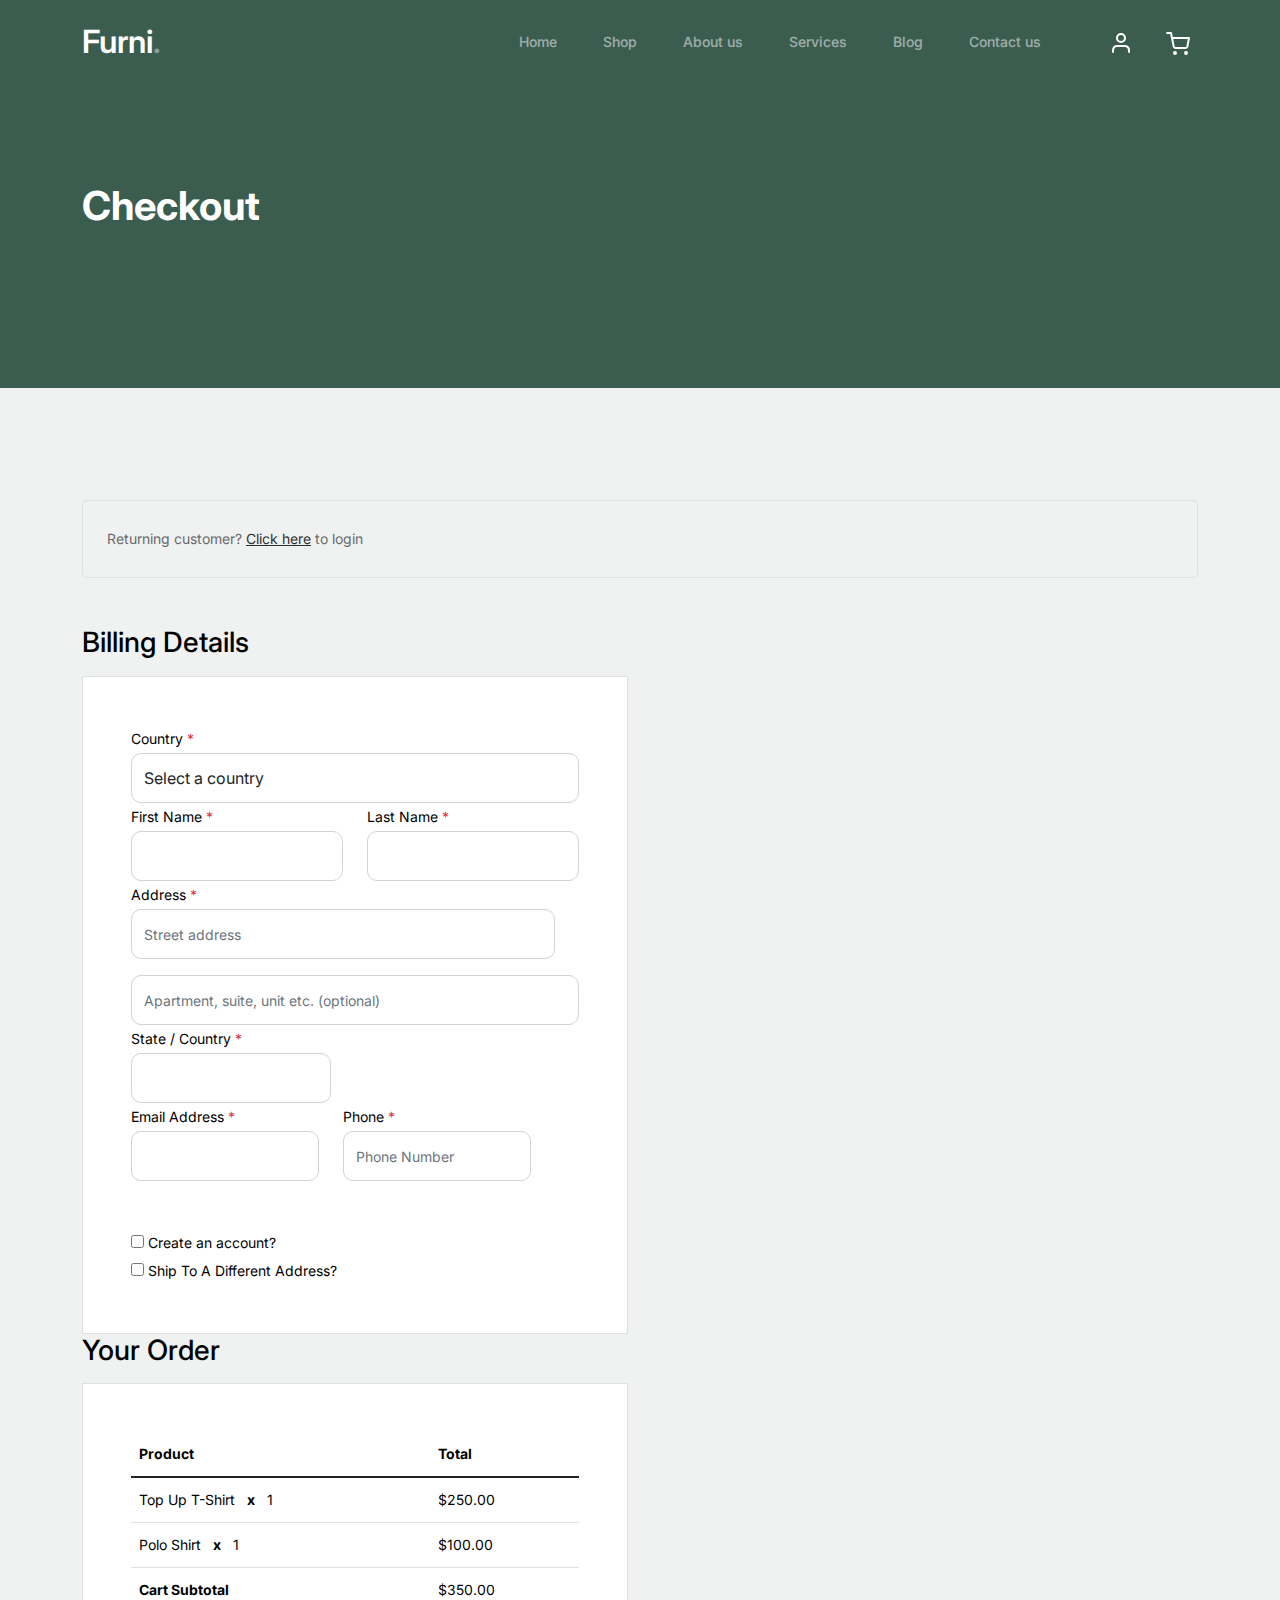
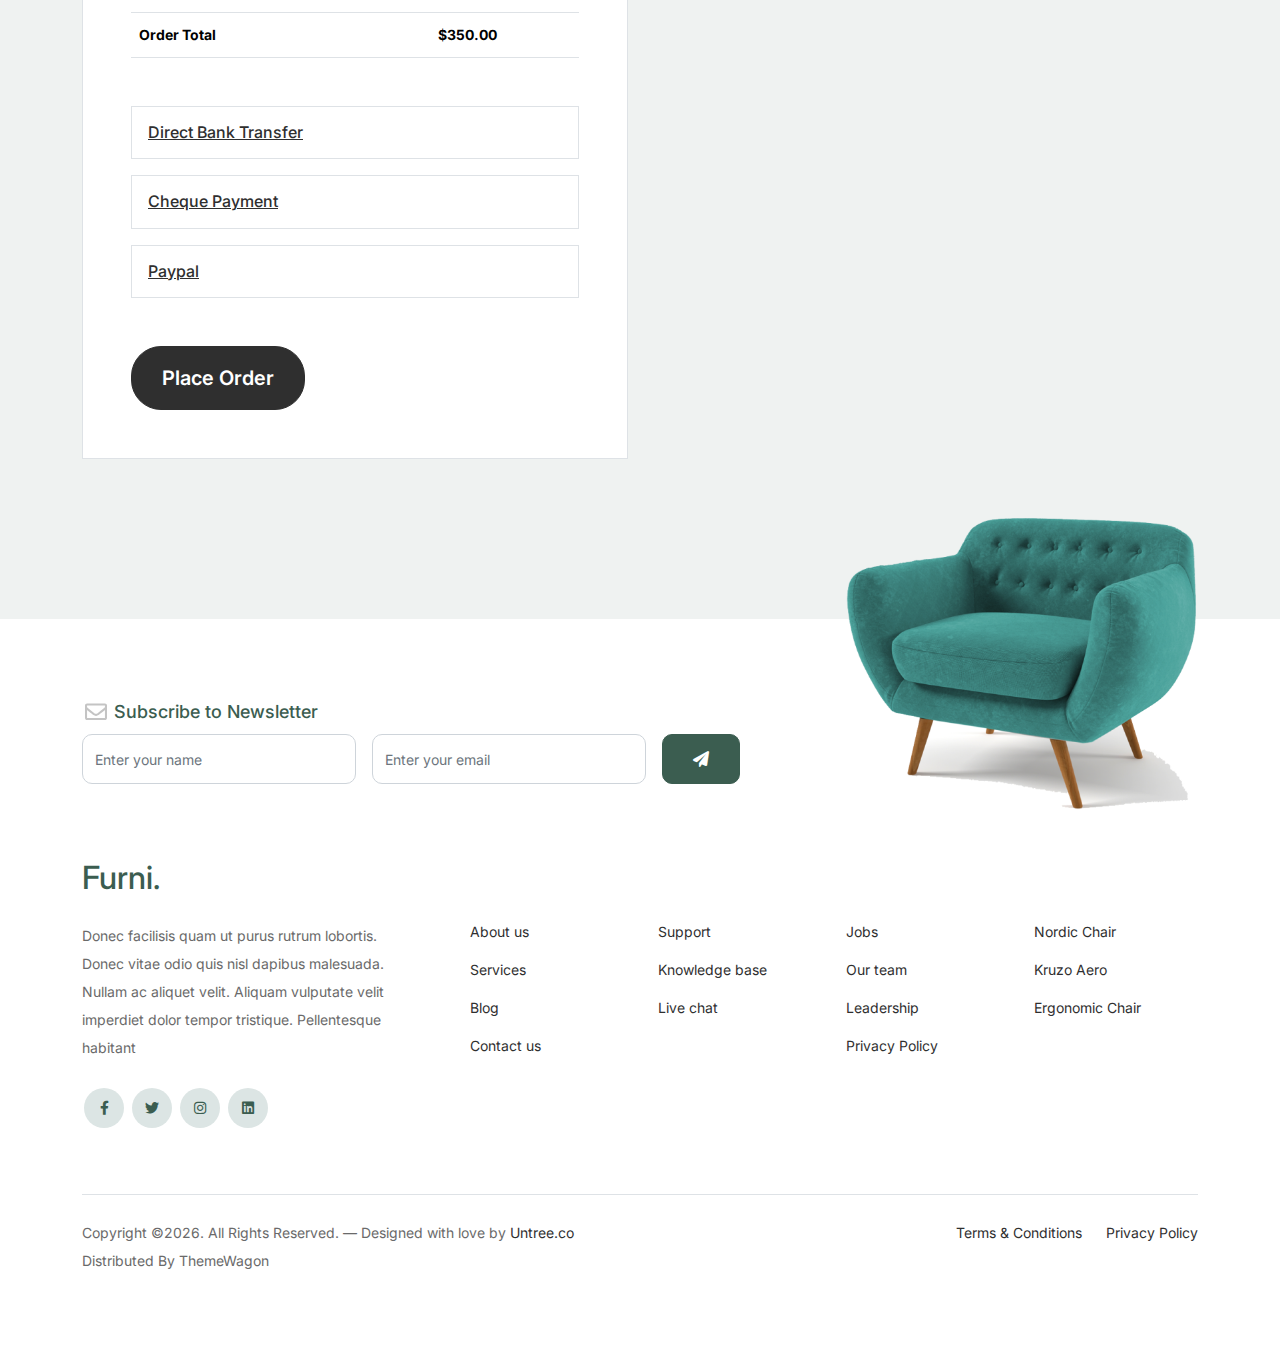
<file: public/checkout.html>
<!-- /*
* Bootstrap 5
* Template Name: Furni
* Template Author: Untree.co
* Template URI: https://untree.co/
* License: https://creativecommons.org/licenses/by/3.0/
*/ -->
<!doctype html>
<html lang="en">
<head>
  <meta charset="utf-8">
  <meta name="viewport" content="width=device-width, initial-scale=1, shrink-to-fit=no">
  <meta name="author" content="Untree.co">
  <link rel="shortcut icon" href="favicon.png">

  <meta name="description" content="" />
  <meta name="keywords" content="bootstrap, bootstrap4" />

		<!-- Bootstrap CSS -->
		<link href="css/bootstrap.min.css" rel="stylesheet">
		<link href="https://cdnjs.cloudflare.com/ajax/libs/font-awesome/6.0.0-beta3/css/all.min.css" rel="stylesheet">
		<link href="css/tiny-slider.css" rel="stylesheet">
		<link href="css/style.css" rel="stylesheet">
		<title>Furni Free Bootstrap 5 Template for Furniture and Interior Design Websites by Untree.co </title>
	</head>

	<body>

		<!-- Start Header/Navigation -->
		<nav class="custom-navbar navbar navbar navbar-expand-md navbar-dark bg-dark" arial-label="Furni navigation bar">

			<div class="container">
				<a class="navbar-brand" href="index.html">Furni<span>.</span></a>

				<button class="navbar-toggler" type="button" data-bs-toggle="collapse" data-bs-target="#navbarsFurni" aria-controls="navbarsFurni" aria-expanded="false" aria-label="Toggle navigation">
					<span class="navbar-toggler-icon"></span>
				</button>

				<div class="collapse navbar-collapse" id="navbarsFurni">
					<ul class="custom-navbar-nav navbar-nav ms-auto mb-2 mb-md-0">
						<li class="nav-item ">
							<a class="nav-link" href="index.html">Home</a>
						</li>
						<li><a class="nav-link" href="shop.html">Shop</a></li>
						<li><a class="nav-link" href="about.html">About us</a></li>
						<li><a class="nav-link" href="services.html">Services</a></li>
						<li><a class="nav-link" href="blog.html">Blog</a></li>
						<li><a class="nav-link" href="contact.html">Contact us</a></li>
					</ul>

					<ul class="custom-navbar-cta navbar-nav mb-2 mb-md-0 ms-5">
						<li><a class="nav-link" href="#"><img src="images/user.svg"></a></li>
						<li><a class="nav-link" href="cart.html"><img src="images/cart.svg"></a></li>
					</ul>
				</div>
			</div>

		</nav>
		<!-- End Header/Navigation -->

		<!-- Start Hero Section -->
			<div class="hero">
				<div class="container">
					<div class="row justify-content-between">
						<div class="col-lg-5">
							<div class="intro-excerpt">
								<h1>Checkout</h1>
							</div>
						</div>
						<div class="col-lg-7">

						</div>
					</div>
				</div>
			</div>
		<!-- End Hero Section -->

		<div class="untree_co-section">
		    <div class="container">
		      <div class="row mb-5">
		        <div class="col-md-12">
		          <div class="border p-4 rounded" role="alert">
		            Returning customer? <a href="#">Click here</a> to login
		          </div>
		        </div>
		      </div>
		      <div class="row">
		        <div class="col-md-6 mb-5 mb-md-0">
		          <h2 class="h3 mb-3 text-black">Billing Details</h2>
		          <div class="p-3 p-lg-5 border bg-white">
		            <div class="form-group">
		              <label for="c_country" class="text-black">Country <span class="text-danger">*</span></label>
		              <select id="c_country" class="form-control">
		                <option value="1">Select a country</option>
		                <option value="2">bangladesh</option>
		                <option value="3">Algeria</option>
		                <option value="4">Afghanistan</option>
		                <option value="5">Ghana</option>
		                <option value="6">Albania</option>
		                <option value="7">Bahrain</option>
		                <option value="8">Colombia</option>
		                <option value="9">Dominican Republic</option>
		              </select>
		            </div>
		            <div class="form-group row">
		              <div class="col-md-6">
		                <label for="c_fname" class="text-black">First Name <span class="text-danger">*</span></label>
		                <input type="text" class="form-control" id="c_fname" name="c_fname">
		              </div>
		              <div class="col-md-6">
		                <label for="c_lname" class="text-black">Last Name <span class="text-danger">*</span></label>
		                <input type="text" class="form-control" id="c_lname" name="c_lname">
		              </div>
		            </div>

		            <div class="form-group row">


		            <div class="form-group row">
		              <div class="col-md-12">
		                <label for="c_address" class="text-black">Address <span class="text-danger">*</span></label>
		                <input type="text" class="form-control" id="c_address" name="c_address" placeholder="Street address">
		              </div>
		            </div>

		            <div class="form-group mt-3">
		              <input type="text" class="form-control" placeholder="Apartment, suite, unit etc. (optional)">
		            </div>

		            <div class="form-group row">
		              <div class="col-md-6">
		                <label for="c_state_country" class="text-black">State / Country <span class="text-danger">*</span></label>
		                <input type="text" class="form-control" id="c_state_country" name="c_state_country">
		              </div>


		            <div class="form-group row mb-5">
		              <div class="col-md-6">
		                <label for="c_email_address" class="text-black">Email Address <span class="text-danger">*</span></label>
		                <input type="text" class="form-control" id="c_email_address" name="c_email_address">
		              </div>
		              <div class="col-md-6">
		                <label for="c_phone" class="text-black">Phone <span class="text-danger">*</span></label>
		                <input type="text" class="form-control" id="c_phone" name="c_phone" placeholder="Phone Number">
		              </div>
		            </div>

		            <div class="form-group">
		              <label for="c_create_account" class="text-black" data-bs-toggle="collapse" href="#create_an_account" role="button" aria-expanded="false" aria-controls="create_an_account"><input type="checkbox" value="1" id="c_create_account"> Create an account?</label>
		              <div class="collapse" id="create_an_account">
		                <div class="py-2 mb-4">
		                  <p class="mb-3">Create an account by entering the information below. If you are a returning customer please login at the top of the page.</p>
		                  <div class="form-group">
		                    <label for="c_account_password" class="text-black">Account Password</label>
		                    <input type="email" class="form-control" id="c_account_password" name="c_account_password" placeholder="">
		                  </div>
		                </div>
		              </div>
		            </div>


		            <div class="form-group">
		              <label for="c_ship_different_address" class="text-black" data-bs-toggle="collapse" href="#ship_different_address" role="button" aria-expanded="false" aria-controls="ship_different_address"><input type="checkbox" value="1" id="c_ship_different_address"> Ship To A Different Address?</label>
		              <div class="collapse" id="ship_different_address">
		                <div class="py-2">

		                  <div class="form-group">
		                    <label for="c_diff_country" class="text-black">Country <span class="text-danger">*</span></label>
		                    <select id="c_diff_country" class="form-control">
		                      <option value="1">Select a country</option>
		                      <option value="2">bangladesh</option>
		                      <option value="3">Algeria</option>
		                      <option value="4">Afghanistan</option>
		                      <option value="5">Ghana</option>
		                      <option value="6">Albania</option>
		                      <option value="7">Bahrain</option>
		                      <option value="8">Colombia</option>
		                      <option value="9">Dominican Republic</option>
		                    </select>
		                  </div>


		                  <div class="form-group row">
		                    <div class="col-md-6">
		                      <label for="c_diff_fname" class="text-black">First Name <span class="text-danger">*</span></label>
		                      <input type="text" class="form-control" id="c_diff_fname" name="c_diff_fname">
		                    </div>
		                    <div class="col-md-6">
		                      <label for="c_diff_lname" class="text-black">Last Name <span class="text-danger">*</span></label>
		                      <input type="text" class="form-control" id="c_diff_lname" name="c_diff_lname">
		                    </div>
		                  </div>

		                  <div class="form-group row">
		                    <div class="col-md-12">
		                      <label for="c_diff_companyname" class="text-black">Company Name </label>
		                      <input type="text" class="form-control" id="c_diff_companyname" name="c_diff_companyname">
		                    </div>
		                  </div>

		                  <div class="form-group row  mb-3">
		                    <div class="col-md-12">
		                      <label for="c_diff_address" class="text-black">Address <span class="text-danger">*</span></label>
		                      <input type="text" class="form-control" id="c_diff_address" name="c_diff_address" placeholder="Street address">
		                    </div>
		                  </div>

		                  <div class="form-group">
		                    <input type="text" class="form-control" placeholder="Apartment, suite, unit etc. (optional)">
		                  </div>

		                  <div class="form-group row">
		                    <div class="col-md-6">
		                      <label for="c_diff_state_country" class="text-black">State / Country <span class="text-danger">*</span></label>
		                      <input type="text" class="form-control" id="c_diff_state_country" name="c_diff_state_country">
		                    </div>


		                  <div class="form-group row mb-5">
		                    <div class="col-md-6">
		                      <label for="c_diff_email_address" class="text-black">Email Address <span class="text-danger">*</span></label>
		                      <input type="text" class="form-control" id="c_diff_email_address" name="c_diff_email_address">
		                    </div>
		                    <div class="col-md-6">
		                      <label for="c_diff_phone" class="text-black">Phone <span class="text-danger">*</span></label>
		                      <input type="text" class="form-control" id="c_diff_phone" name="c_diff_phone" placeholder="Phone Number">
		                    </div>
		                  </div>

		                </div>

		              </div>
		            </div>


		          </div>


		                

		              </div>
		            </div>
		          </div>

		          <div class="row mb-5">
		            <div class="col-md-12">
		              <h2 class="h3 mb-3 text-black">Your Order</h2>
		              <div class="p-3 p-lg-5 border bg-white">
		                <table class="table site-block-order-table mb-5">
		                  <thead>
		                    <th>Product</th>
		                    <th>Total</th>
		                  </thead>
		                  <tbody>
		                    <tr>
		                      <td>Top Up T-Shirt <strong class="mx-2">x</strong> 1</td>
		                      <td>$250.00</td>
		                    </tr>
		                    <tr>
		                      <td>Polo Shirt <strong class="mx-2">x</strong>   1</td>
		                      <td>$100.00</td>
		                    </tr>
		                    <tr>
		                      <td class="text-black font-weight-bold"><strong>Cart Subtotal</strong></td>
		                      <td class="text-black">$350.00</td>
		                    </tr>
		                    <tr>
		                      <td class="text-black font-weight-bold"><strong>Order Total</strong></td>
		                      <td class="text-black font-weight-bold"><strong>$350.00</strong></td>
		                    </tr>
		                  </tbody>
		                </table>

		                <div class="border p-3 mb-3">
		                  <h3 class="h6 mb-0"><a class="d-block" data-bs-toggle="collapse" href="#collapsebank" role="button" aria-expanded="false" aria-controls="collapsebank">Direct Bank Transfer</a></h3>

		                  <div class="collapse" id="collapsebank">
		                    <div class="py-2">
		                      <p class="mb-0">Make your payment directly into our bank account. Please use your Order ID as the payment reference. Your order won’t be shipped until the funds have cleared in our account.</p>
		                    </div>
		                  </div>
		                </div>

		                <div class="border p-3 mb-3">
		                  <h3 class="h6 mb-0"><a class="d-block" data-bs-toggle="collapse" href="#collapsecheque" role="button" aria-expanded="false" aria-controls="collapsecheque">Cheque Payment</a></h3>

		                  <div class="collapse" id="collapsecheque">
		                    <div class="py-2">
		                      <p class="mb-0">Make your payment directly into our bank account. Please use your Order ID as the payment reference. Your order won’t be shipped until the funds have cleared in our account.</p>
		                    </div>
		                  </div>
		                </div>

		                <div class="border p-3 mb-5">
		                  <h3 class="h6 mb-0"><a class="d-block" data-bs-toggle="collapse" href="#collapsepaypal" role="button" aria-expanded="false" aria-controls="collapsepaypal">Paypal</a></h3>

		                  <div class="collapse" id="collapsepaypal">
		                    <div class="py-2">
		                      <p class="mb-0">Make your payment directly into our bank account. Please use your Order ID as the payment reference. Your order won’t be shipped until the funds have cleared in our account.</p>
		                    </div>
		                  </div>
		                </div>

		                <div class="form-group">
		                  <button class="btn btn-black btn-lg py-3 btn-block" onclick="window.location='thankyou.html'">Place Order</button>
		                </div>

		              </div>
		            </div>
		          </div>

		        </div>
		      </div>
		      <!-- </form> -->
		    </div>
		  </div>

		<!-- Start Footer Section -->
		<footer class="footer-section">
			<div class="container relative">

				<div class="sofa-img">
					<img src="images/sofa.png" alt="Image" class="img-fluid">
				</div>

				<div class="row">
					<div class="col-lg-8">
						<div class="subscription-form">
							<h3 class="d-flex align-items-center"><span class="me-1"><img src="images/envelope-outline.svg" alt="Image" class="img-fluid"></span><span>Subscribe to Newsletter</span></h3>

							<form action="#" class="row g-3">
								<div class="col-auto">
									<input type="text" class="form-control" placeholder="Enter your name">
								</div>
								<div class="col-auto">
									<input type="email" class="form-control" placeholder="Enter your email">
								</div>
								<div class="col-auto">
									<button class="btn btn-primary">
										<span class="fa fa-paper-plane"></span>
									</button>
								</div>
							</form>

						</div>
					</div>
				</div>

				<div class="row g-5 mb-5">
					<div class="col-lg-4">
						<div class="mb-4 footer-logo-wrap"><a href="#" class="footer-logo">Furni<span>.</span></a></div>
						<p class="mb-4">Donec facilisis quam ut purus rutrum lobortis. Donec vitae odio quis nisl dapibus malesuada. Nullam ac aliquet velit. Aliquam vulputate velit imperdiet dolor tempor tristique. Pellentesque habitant</p>

						<ul class="list-unstyled custom-social">
							<li><a href="#"><span class="fa fa-brands fa-facebook-f"></span></a></li>
							<li><a href="#"><span class="fa fa-brands fa-twitter"></span></a></li>
							<li><a href="#"><span class="fa fa-brands fa-instagram"></span></a></li>
							<li><a href="#"><span class="fa fa-brands fa-linkedin"></span></a></li>
						</ul>
					</div>

					<div class="col-lg-8">
						<div class="row links-wrap">
							<div class="col-6 col-sm-6 col-md-3">
								<ul class="list-unstyled">
									<li><a href="#">About us</a></li>
									<li><a href="#">Services</a></li>
									<li><a href="#">Blog</a></li>
									<li><a href="#">Contact us</a></li>
								</ul>
							</div>

							<div class="col-6 col-sm-6 col-md-3">
								<ul class="list-unstyled">
									<li><a href="#">Support</a></li>
									<li><a href="#">Knowledge base</a></li>
									<li><a href="#">Live chat</a></li>
								</ul>
							</div>

							<div class="col-6 col-sm-6 col-md-3">
								<ul class="list-unstyled">
									<li><a href="#">Jobs</a></li>
									<li><a href="#">Our team</a></li>
									<li><a href="#">Leadership</a></li>
									<li><a href="#">Privacy Policy</a></li>
								</ul>
							</div>

							<div class="col-6 col-sm-6 col-md-3">
								<ul class="list-unstyled">
									<li><a href="#">Nordic Chair</a></li>
									<li><a href="#">Kruzo Aero</a></li>
									<li><a href="#">Ergonomic Chair</a></li>
								</ul>
							</div>
						</div>
					</div>

				</div>

				<div class="border-top copyright">
					<div class="row pt-4">
						<div class="col-lg-6">
							<p class="mb-2 text-center text-lg-start">Copyright &copy;<script>document.write(new Date().getFullYear());</script>. All Rights Reserved. &mdash; Designed with love by <a href="https://untree.co">Untree.co</a> Distributed By <a hreff="https://themewagon.com">ThemeWagon</a>  <!-- License information: https://untree.co/license/ -->
            </p>
						</div>

						<div class="col-lg-6 text-center text-lg-end">
							<ul class="list-unstyled d-inline-flex ms-auto">
								<li class="me-4"><a href="#">Terms &amp; Conditions</a></li>
								<li><a href="#">Privacy Policy</a></li>
							</ul>
						</div>

					</div>
				</div>

			</div>
		</footer>
		<!-- End Footer Section -->


		<script src="js/bootstrap.bundle.min.js"></script>
		<script src="js/tiny-slider.js"></script>
		<script src="js/custom.js"></script>
	</body>

</html>
</file>
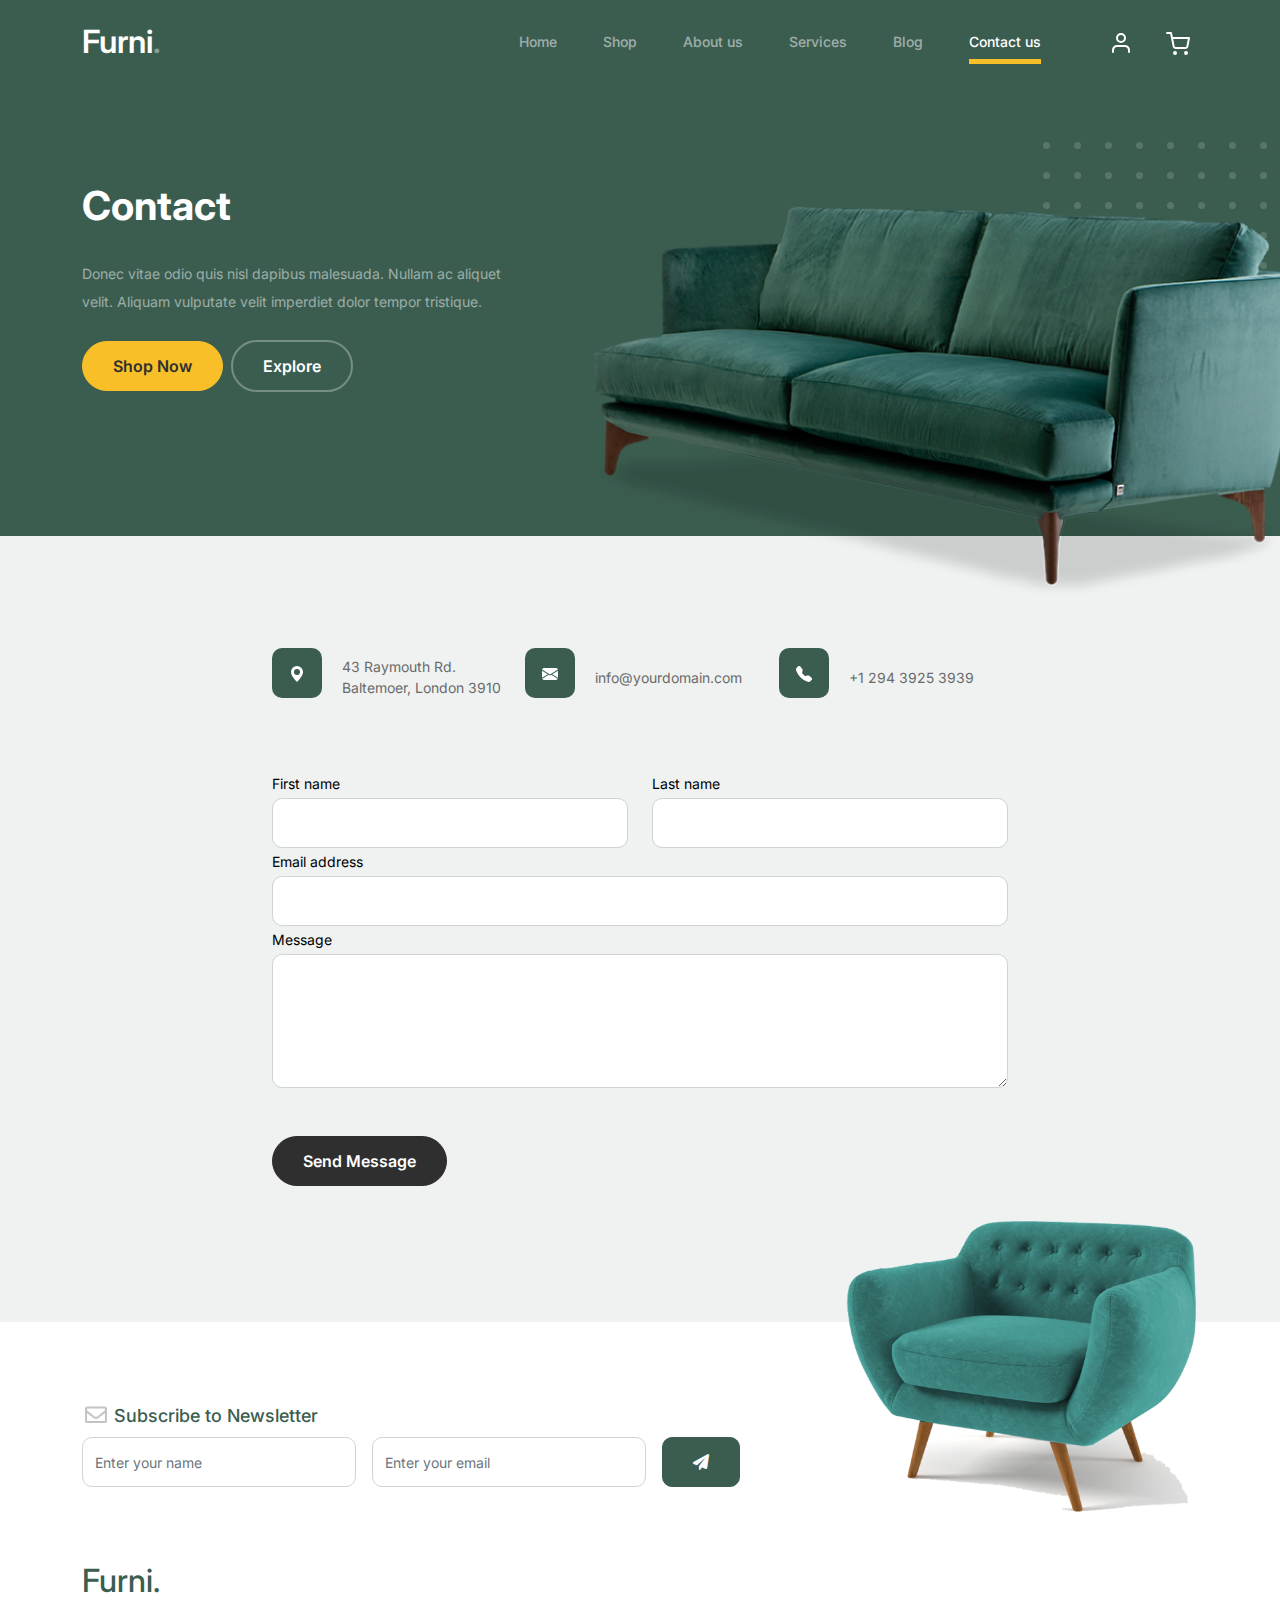
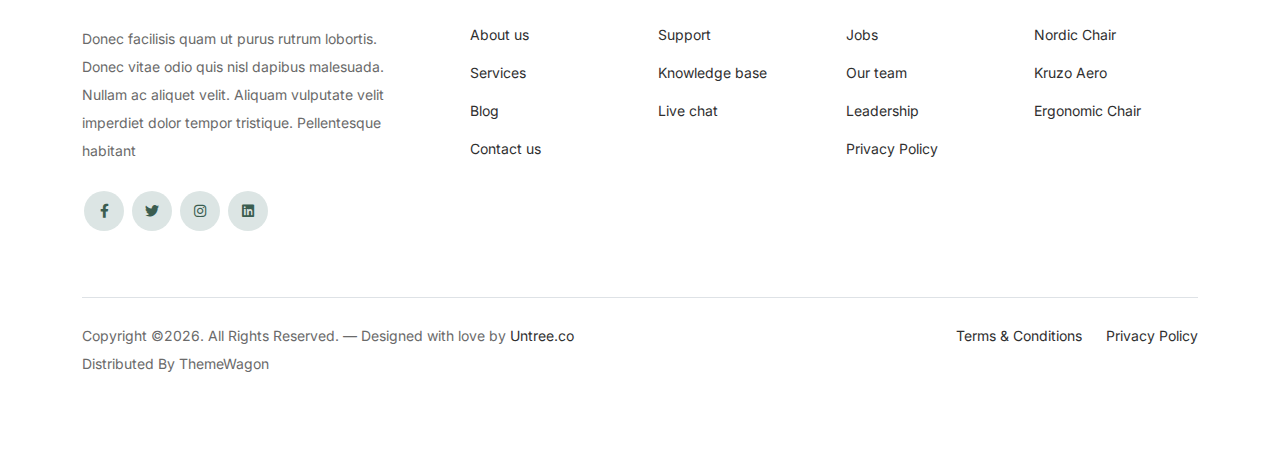
<file: public/contact.html>
<!-- /*
* Bootstrap 5
* Template Name: Furni
* Template Author: Untree.co
* Template URI: https://untree.co/
* License: https://creativecommons.org/licenses/by/3.0/
*/ -->
<!doctype html>
<html lang="en">
<head>
  <meta charset="utf-8">
  <meta name="viewport" content="width=device-width, initial-scale=1, shrink-to-fit=no">
  <meta name="author" content="Untree.co">
  <link rel="shortcut icon" href="favicon.png">

  <meta name="description" content="" />
  <meta name="keywords" content="bootstrap, bootstrap4" />

		<!-- Bootstrap CSS -->
		<link href="css/bootstrap.min.css" rel="stylesheet">
		<link href="https://cdnjs.cloudflare.com/ajax/libs/font-awesome/6.0.0-beta3/css/all.min.css" rel="stylesheet">
		<link href="css/tiny-slider.css" rel="stylesheet">
		<link href="css/style.css" rel="stylesheet">
		<title>Furni Free Bootstrap 5 Template for Furniture and Interior Design Websites by Untree.co </title>
	</head>

	<body>

		<!-- Start Header/Navigation -->
		<nav class="custom-navbar navbar navbar navbar-expand-md navbar-dark bg-dark" arial-label="Furni navigation bar">

			<div class="container">
				<a class="navbar-brand" href="index.html">Furni<span>.</span></a>

				<button class="navbar-toggler" type="button" data-bs-toggle="collapse" data-bs-target="#navbarsFurni" aria-controls="navbarsFurni" aria-expanded="false" aria-label="Toggle navigation">
					<span class="navbar-toggler-icon"></span>
				</button>

				<div class="collapse navbar-collapse" id="navbarsFurni">
					<ul class="custom-navbar-nav navbar-nav ms-auto mb-2 mb-md-0">
						<li class="nav-item">
							<a class="nav-link" href="index.html">Home</a>
						</li>
						<li><a class="nav-link" href="shop.html">Shop</a></li>
						<li><a class="nav-link" href="about.html">About us</a></li>
						<li><a class="nav-link" href="services.html">Services</a></li>
						<li><a class="nav-link" href="blog.html">Blog</a></li>
						<li class="active"><a class="nav-link" href="contact.html">Contact us</a></li>
					</ul>

					<ul class="custom-navbar-cta navbar-nav mb-2 mb-md-0 ms-5">
						<li><a class="nav-link" href="#"><img src="images/user.svg"></a></li>
						<li><a class="nav-link" href="cart.html"><img src="images/cart.svg"></a></li>
					</ul>
				</div>
			</div>
				
		</nav>
		<!-- End Header/Navigation -->

		<!-- Start Hero Section -->
			<div class="hero">
				<div class="container">
					<div class="row justify-content-between">
						<div class="col-lg-5">
							<div class="intro-excerpt">
								<h1>Contact</h1>
								<p class="mb-4">Donec vitae odio quis nisl dapibus malesuada. Nullam ac aliquet velit. Aliquam vulputate velit imperdiet dolor tempor tristique.</p>
								<p><a href="" class="btn btn-secondary me-2">Shop Now</a><a href="#" class="btn btn-white-outline">Explore</a></p>
							</div>
						</div>
						<div class="col-lg-7">
							<div class="hero-img-wrap">
								<img src="images/couch.png" class="img-fluid">
							</div>
						</div>
					</div>
				</div>
			</div>
		<!-- End Hero Section -->

		
		<!-- Start Contact Form -->
		<div class="untree_co-section">
      <div class="container">

        <div class="block">
          <div class="row justify-content-center">


            <div class="col-md-8 col-lg-8 pb-4">


              <div class="row mb-5">
                <div class="col-lg-4">
                  <div  class="service no-shadow align-items-center link horizontal d-flex active" data-aos="fade-left" data-aos-delay="0">
                    <div class="service-icon color-1 mb-4">
                      <svg xmlns="http://www.w3.org/2000/svg" width="16" height="16" fill="currentColor" class="bi bi-geo-alt-fill" viewBox="0 0 16 16">
                        <path d="M8 16s6-5.686 6-10A6 6 0 0 0 2 6c0 4.314 6 10 6 10zm0-7a3 3 0 1 1 0-6 3 3 0 0 1 0 6z"/>
                      </svg>
                    </div> <!-- /.icon -->
                    <div class="service-contents">
                      <p>43 Raymouth Rd. Baltemoer, London 3910</p>
                    </div> <!-- /.service-contents-->
                  </div> <!-- /.service -->
                </div>

                <div class="col-lg-4">
                  <div  class="service no-shadow align-items-center link horizontal d-flex active" data-aos="fade-left" data-aos-delay="0">
                    <div class="service-icon color-1 mb-4">
                      <svg xmlns="http://www.w3.org/2000/svg" width="16" height="16" fill="currentColor" class="bi bi-envelope-fill" viewBox="0 0 16 16">
                        <path d="M.05 3.555A2 2 0 0 1 2 2h12a2 2 0 0 1 1.95 1.555L8 8.414.05 3.555zM0 4.697v7.104l5.803-3.558L0 4.697zM6.761 8.83l-6.57 4.027A2 2 0 0 0 2 14h12a2 2 0 0 0 1.808-1.144l-6.57-4.027L8 9.586l-1.239-.757zm3.436-.586L16 11.801V4.697l-5.803 3.546z"/>
                      </svg>
                    </div> <!-- /.icon -->
                    <div class="service-contents">
                      <p>info@yourdomain.com</p>
                    </div> <!-- /.service-contents-->
                  </div> <!-- /.service -->
                </div>

                <div class="col-lg-4">
                  <div  class="service no-shadow align-items-center link horizontal d-flex active" data-aos="fade-left" data-aos-delay="0">
                    <div class="service-icon color-1 mb-4">
                      <svg xmlns="http://www.w3.org/2000/svg" width="16" height="16" fill="currentColor" class="bi bi-telephone-fill" viewBox="0 0 16 16">
                        <path fill-rule="evenodd" d="M1.885.511a1.745 1.745 0 0 1 2.61.163L6.29 2.98c.329.423.445.974.315 1.494l-.547 2.19a.678.678 0 0 0 .178.643l2.457 2.457a.678.678 0 0 0 .644.178l2.189-.547a1.745 1.745 0 0 1 1.494.315l2.306 1.794c.829.645.905 1.87.163 2.611l-1.034 1.034c-.74.74-1.846 1.065-2.877.702a18.634 18.634 0 0 1-7.01-4.42 18.634 18.634 0 0 1-4.42-7.009c-.362-1.03-.037-2.137.703-2.877L1.885.511z"/>
                      </svg>
                    </div> <!-- /.icon -->
                    <div class="service-contents">
                      <p>+1 294 3925 3939</p>
                    </div> <!-- /.service-contents-->
                  </div> <!-- /.service -->
                </div>
              </div>

              <form>
                <div class="row">
                  <div class="col-6">
                    <div class="form-group">
                      <label class="text-black" for="fname">First name</label>
                      <input type="text" class="form-control" id="fname">
                    </div>
                  </div>
                  <div class="col-6">
                    <div class="form-group">
                      <label class="text-black" for="lname">Last name</label>
                      <input type="text" class="form-control" id="lname">
                    </div>
                  </div>
                </div>
                <div class="form-group">
                  <label class="text-black" for="email">Email address</label>
                  <input type="email" class="form-control" id="email">
                </div>

                <div class="form-group mb-5">
                  <label class="text-black" for="message">Message</label>
                  <textarea name="" class="form-control" id="message" cols="30" rows="5"></textarea>
                </div>

                <button type="submit" class="btn btn-primary-hover-outline">Send Message</button>
              </form>

            </div>

          </div>

        </div>

      </div>


    </div>
  </div>

  <!-- End Contact Form -->

		

		<!-- Start Footer Section -->
		<footer class="footer-section">
			<div class="container relative">

				<div class="sofa-img">
					<img src="images/sofa.png" alt="Image" class="img-fluid">
				</div>

				<div class="row">
					<div class="col-lg-8">
						<div class="subscription-form">
							<h3 class="d-flex align-items-center"><span class="me-1"><img src="images/envelope-outline.svg" alt="Image" class="img-fluid"></span><span>Subscribe to Newsletter</span></h3>

							<form action="#" class="row g-3">
								<div class="col-auto">
									<input type="text" class="form-control" placeholder="Enter your name">
								</div>
								<div class="col-auto">
									<input type="email" class="form-control" placeholder="Enter your email">
								</div>
								<div class="col-auto">
									<button class="btn btn-primary">
										<span class="fa fa-paper-plane"></span>
									</button>
								</div>
							</form>

						</div>
					</div>
				</div>

				<div class="row g-5 mb-5">
					<div class="col-lg-4">
						<div class="mb-4 footer-logo-wrap"><a href="#" class="footer-logo">Furni<span>.</span></a></div>
						<p class="mb-4">Donec facilisis quam ut purus rutrum lobortis. Donec vitae odio quis nisl dapibus malesuada. Nullam ac aliquet velit. Aliquam vulputate velit imperdiet dolor tempor tristique. Pellentesque habitant</p>

						<ul class="list-unstyled custom-social">
							<li><a href="#"><span class="fa fa-brands fa-facebook-f"></span></a></li>
							<li><a href="#"><span class="fa fa-brands fa-twitter"></span></a></li>
							<li><a href="#"><span class="fa fa-brands fa-instagram"></span></a></li>
							<li><a href="#"><span class="fa fa-brands fa-linkedin"></span></a></li>
						</ul>
					</div>

					<div class="col-lg-8">
						<div class="row links-wrap">
							<div class="col-6 col-sm-6 col-md-3">
								<ul class="list-unstyled">
									<li><a href="#">About us</a></li>
									<li><a href="#">Services</a></li>
									<li><a href="#">Blog</a></li>
									<li><a href="#">Contact us</a></li>
								</ul>
							</div>

							<div class="col-6 col-sm-6 col-md-3">
								<ul class="list-unstyled">
									<li><a href="#">Support</a></li>
									<li><a href="#">Knowledge base</a></li>
									<li><a href="#">Live chat</a></li>
								</ul>
							</div>

							<div class="col-6 col-sm-6 col-md-3">
								<ul class="list-unstyled">
									<li><a href="#">Jobs</a></li>
									<li><a href="#">Our team</a></li>
									<li><a href="#">Leadership</a></li>
									<li><a href="#">Privacy Policy</a></li>
								</ul>
							</div>

							<div class="col-6 col-sm-6 col-md-3">
								<ul class="list-unstyled">
									<li><a href="#">Nordic Chair</a></li>
									<li><a href="#">Kruzo Aero</a></li>
									<li><a href="#">Ergonomic Chair</a></li>
								</ul>
							</div>
						</div>
					</div>

				</div>

				<div class="border-top copyright">
					<div class="row pt-4">
						<div class="col-lg-6">
							<p class="mb-2 text-center text-lg-start">Copyright &copy;<script>document.write(new Date().getFullYear());</script>. All Rights Reserved. &mdash; Designed with love by <a href="https://untree.co">Untree.co</a> Distributed By <a hreff="https://themewagon.com">ThemeWagon</a>  <!-- License information: https://untree.co/license/ -->
            </p>
						</div>

						<div class="col-lg-6 text-center text-lg-end">
							<ul class="list-unstyled d-inline-flex ms-auto">
								<li class="me-4"><a href="#">Terms &amp; Conditions</a></li>
								<li><a href="#">Privacy Policy</a></li>
							</ul>
						</div>

					</div>
				</div>

			</div>
		</footer>
		<!-- End Footer Section -->	


		<script src="js/bootstrap.bundle.min.js"></script>
		<script src="js/tiny-slider.js"></script>
		<script src="js/custom.js"></script>
	</body>

</html>
</file>
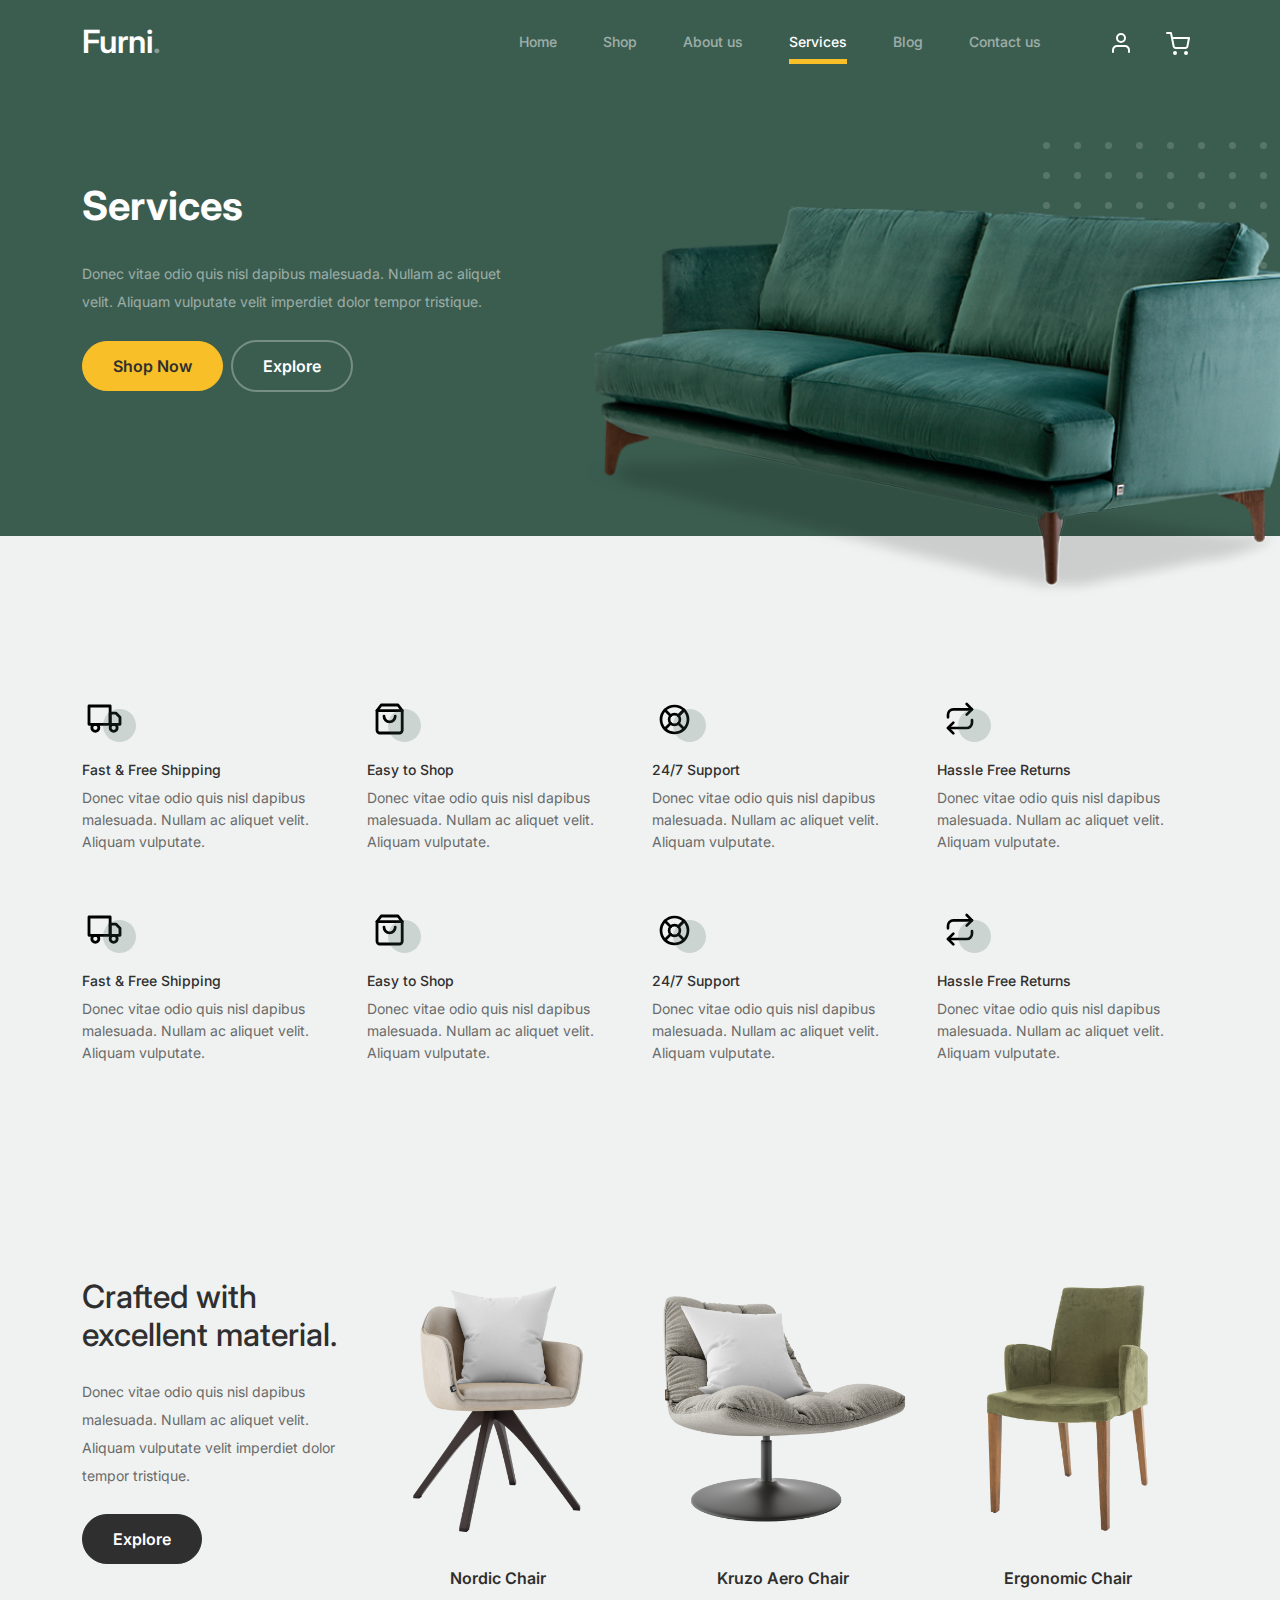
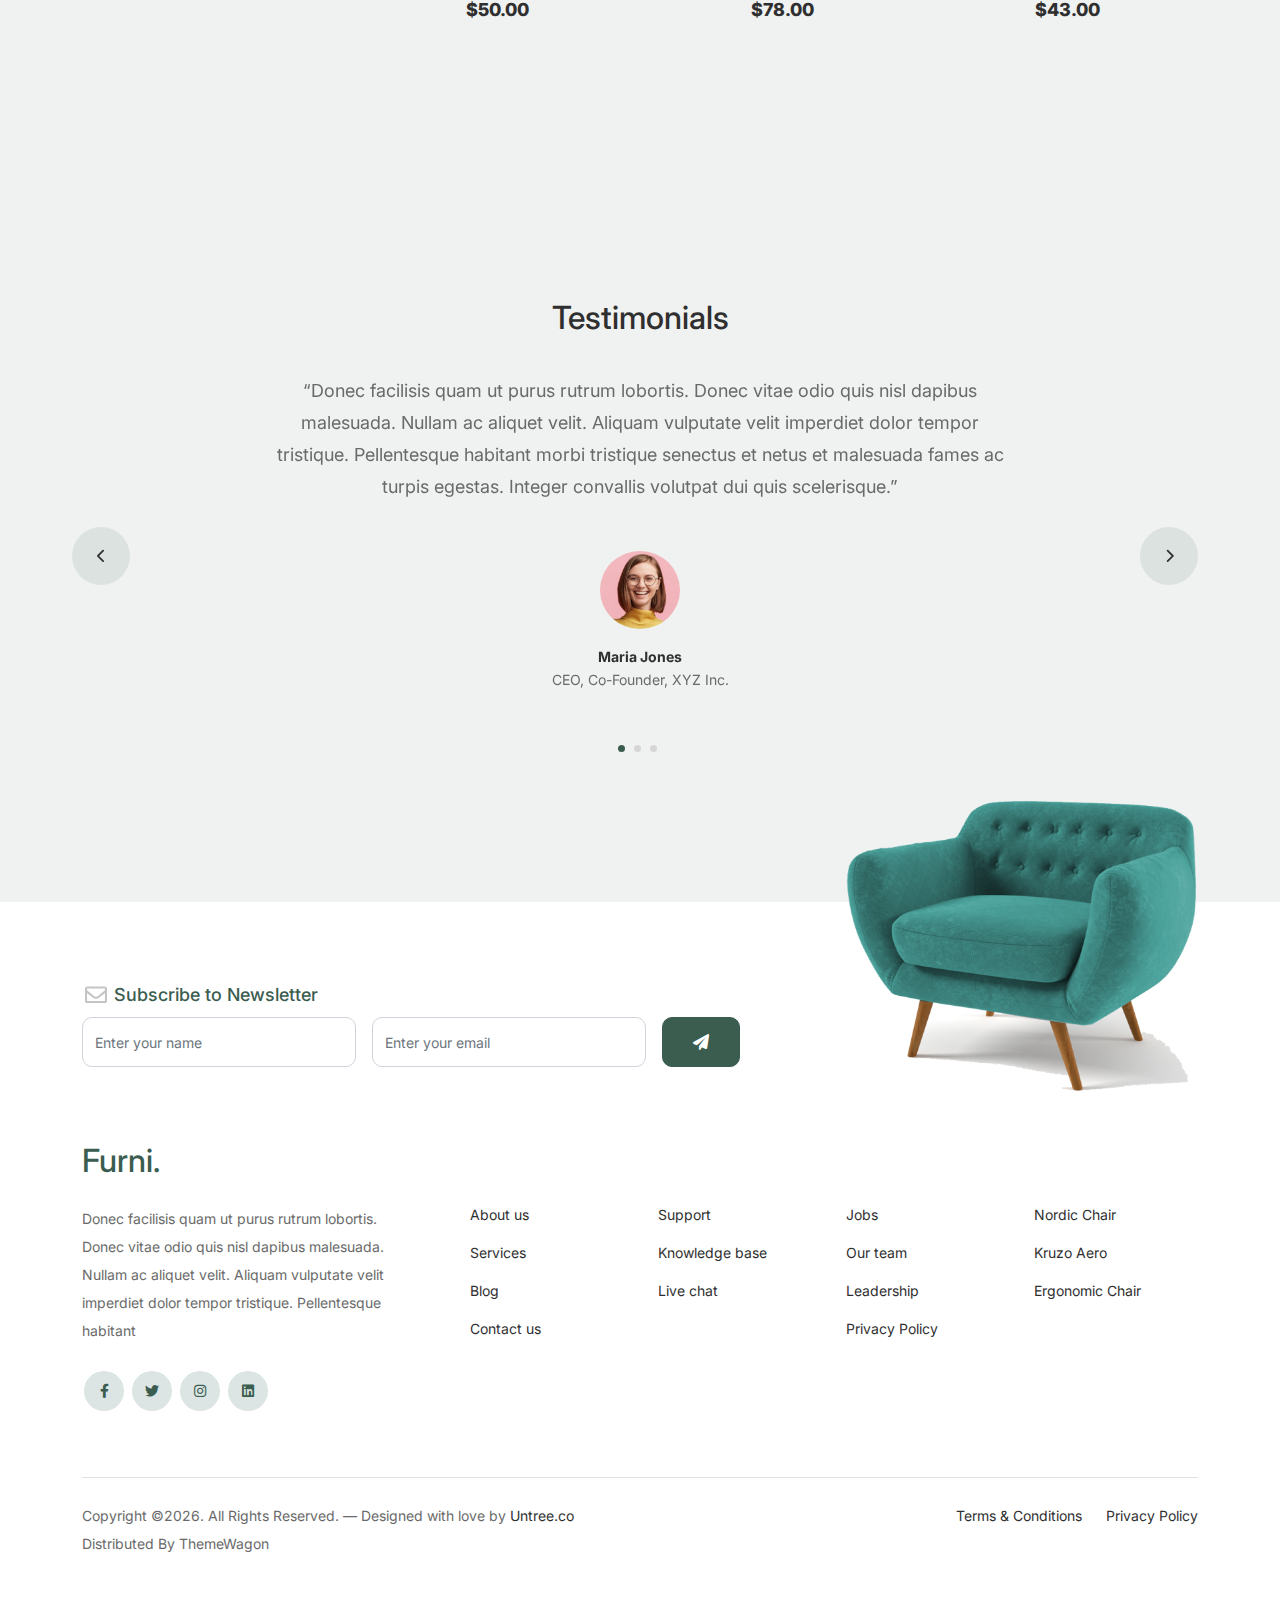
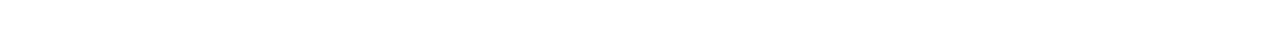
<file: public/services.html>
<!-- /*
* Bootstrap 5
* Template Name: Furni
* Template Author: Untree.co
* Template URI: https://untree.co/
* License: https://creativecommons.org/licenses/by/3.0/
*/ -->
<!doctype html>
<html lang="en">
<head>
  <meta charset="utf-8">
  <meta name="viewport" content="width=device-width, initial-scale=1, shrink-to-fit=no">
  <meta name="author" content="Untree.co">
  <link rel="shortcut icon" href="favicon.png">

  <meta name="description" content="" />
  <meta name="keywords" content="bootstrap, bootstrap4" />

		<!-- Bootstrap CSS -->
		<link href="css/bootstrap.min.css" rel="stylesheet">
		<link href="https://cdnjs.cloudflare.com/ajax/libs/font-awesome/6.0.0-beta3/css/all.min.css" rel="stylesheet">
		<link href="css/tiny-slider.css" rel="stylesheet">
		<link href="css/style.css" rel="stylesheet">
		<title>Furni Free Bootstrap 5 Template for Furniture and Interior Design Websites by Untree.co </title>
	</head>

	<body>

		<!-- Start Header/Navigation -->
		<nav class="custom-navbar navbar navbar navbar-expand-md navbar-dark bg-dark" arial-label="Furni navigation bar">

			<div class="container">
				<a class="navbar-brand" href="index.html">Furni<span>.</span></a>

				<button class="navbar-toggler" type="button" data-bs-toggle="collapse" data-bs-target="#navbarsFurni" aria-controls="navbarsFurni" aria-expanded="false" aria-label="Toggle navigation">
					<span class="navbar-toggler-icon"></span>
				</button>

				<div class="collapse navbar-collapse" id="navbarsFurni">
					<ul class="custom-navbar-nav navbar-nav ms-auto mb-2 mb-md-0">
						<li class="nav-item">
							<a class="nav-link" href="index.html">Home</a>
						</li>
						<li><a class="nav-link" href="shop.html">Shop</a></li>
						<li><a class="nav-link" href="about.html">About us</a></li>
						<li class="active"><a class="nav-link" href="services.html">Services</a></li>
						<li><a class="nav-link" href="blog.html">Blog</a></li>
						<li><a class="nav-link" href="contact.html">Contact us</a></li>
					</ul>

					<ul class="custom-navbar-cta navbar-nav mb-2 mb-md-0 ms-5">
						<li><a class="nav-link" href="#"><img src="images/user.svg"></a></li>
						<li><a class="nav-link" href="cart.html"><img src="images/cart.svg"></a></li>
					</ul>
				</div>
			</div>

		</nav>
		<!-- End Header/Navigation -->

		<!-- Start Hero Section -->
			<div class="hero">
				<div class="container">
					<div class="row justify-content-between">
						<div class="col-lg-5">
							<div class="intro-excerpt">
								<h1>Services</h1>
								<p class="mb-4">Donec vitae odio quis nisl dapibus malesuada. Nullam ac aliquet velit. Aliquam vulputate velit imperdiet dolor tempor tristique.</p>
								<p><a href="" class="btn btn-secondary me-2">Shop Now</a><a href="#" class="btn btn-white-outline">Explore</a></p>
							</div>
						</div>
						<div class="col-lg-7">
							<div class="hero-img-wrap">
								<img src="images/couch.png" class="img-fluid">
							</div>
						</div>
					</div>
				</div>
			</div>
		<!-- End Hero Section -->



		<!-- Start Why Choose Us Section -->
		<div class="why-choose-section">
			<div class="container">


				<div class="row my-5">
					<div class="col-6 col-md-6 col-lg-3 mb-4">
						<div class="feature">
							<div class="icon">
								<img src="images/truck.svg" alt="Image" class="imf-fluid">
							</div>
							<h3>Fast &amp; Free Shipping</h3>
							<p>Donec vitae odio quis nisl dapibus malesuada. Nullam ac aliquet velit. Aliquam vulputate.</p>
						</div>
					</div>

					<div class="col-6 col-md-6 col-lg-3 mb-4">
						<div class="feature">
							<div class="icon">
								<img src="images/bag.svg" alt="Image" class="imf-fluid">
							</div>
							<h3>Easy to Shop</h3>
							<p>Donec vitae odio quis nisl dapibus malesuada. Nullam ac aliquet velit. Aliquam vulputate.</p>
						</div>
					</div>

					<div class="col-6 col-md-6 col-lg-3 mb-4">
						<div class="feature">
							<div class="icon">
								<img src="images/support.svg" alt="Image" class="imf-fluid">
							</div>
							<h3>24/7 Support</h3>
							<p>Donec vitae odio quis nisl dapibus malesuada. Nullam ac aliquet velit. Aliquam vulputate.</p>
						</div>
					</div>

					<div class="col-6 col-md-6 col-lg-3 mb-4">
						<div class="feature">
							<div class="icon">
								<img src="images/return.svg" alt="Image" class="imf-fluid">
							</div>
							<h3>Hassle Free Returns</h3>
							<p>Donec vitae odio quis nisl dapibus malesuada. Nullam ac aliquet velit. Aliquam vulputate.</p>
						</div>
					</div>

					<div class="col-6 col-md-6 col-lg-3 mb-4">
						<div class="feature">
							<div class="icon">
								<img src="images/truck.svg" alt="Image" class="imf-fluid">
							</div>
							<h3>Fast &amp; Free Shipping</h3>
							<p>Donec vitae odio quis nisl dapibus malesuada. Nullam ac aliquet velit. Aliquam vulputate.</p>
						</div>
					</div>

					<div class="col-6 col-md-6 col-lg-3 mb-4">
						<div class="feature">
							<div class="icon">
								<img src="images/bag.svg" alt="Image" class="imf-fluid">
							</div>
							<h3>Easy to Shop</h3>
							<p>Donec vitae odio quis nisl dapibus malesuada. Nullam ac aliquet velit. Aliquam vulputate.</p>
						</div>
					</div>

					<div class="col-6 col-md-6 col-lg-3 mb-4">
						<div class="feature">
							<div class="icon">
								<img src="images/support.svg" alt="Image" class="imf-fluid">
							</div>
							<h3>24/7 Support</h3>
							<p>Donec vitae odio quis nisl dapibus malesuada. Nullam ac aliquet velit. Aliquam vulputate.</p>
						</div>
					</div>

					<div class="col-6 col-md-6 col-lg-3 mb-4">
						<div class="feature">
							<div class="icon">
								<img src="images/return.svg" alt="Image" class="imf-fluid">
							</div>
							<h3>Hassle Free Returns</h3>
							<p>Donec vitae odio quis nisl dapibus malesuada. Nullam ac aliquet velit. Aliquam vulputate.</p>
						</div>
					</div>

				</div>

			</div>
		</div>
		<!-- End Why Choose Us Section -->

		<!-- Start Product Section -->
		<div class="product-section pt-0">
			<div class="container">
				<div class="row">

					<!-- Start Column 1 -->
					<div class="col-md-12 col-lg-3 mb-5 mb-lg-0">
						<h2 class="mb-4 section-title">Crafted with excellent material.</h2>
						<p class="mb-4">Donec vitae odio quis nisl dapibus malesuada. Nullam ac aliquet velit. Aliquam vulputate velit imperdiet dolor tempor tristique. </p>
						<p><a href="#" class="btn">Explore</a></p>
					</div>
					<!-- End Column 1 -->

					<!-- Start Column 2 -->
					<div class="col-12 col-md-4 col-lg-3 mb-5 mb-md-0">
						<a class="product-item" href="#">
							<img src="images/product-1.png" class="img-fluid product-thumbnail">
							<h3 class="product-title">Nordic Chair</h3>
							<strong class="product-price">$50.00</strong>

							<span class="icon-cross">
								<img src="images/cross.svg" class="img-fluid">
							</span>
						</a>
					</div>
					<!-- End Column 2 -->

					<!-- Start Column 3 -->
					<div class="col-12 col-md-4 col-lg-3 mb-5 mb-md-0">
						<a class="product-item" href="#">
							<img src="images/product-2.png" class="img-fluid product-thumbnail">
							<h3 class="product-title">Kruzo Aero Chair</h3>
							<strong class="product-price">$78.00</strong>

							<span class="icon-cross">
								<img src="images/cross.svg" class="img-fluid">
							</span>
						</a>
					</div>
					<!-- End Column 3 -->

					<!-- Start Column 4 -->
					<div class="col-12 col-md-4 col-lg-3 mb-5 mb-md-0">
						<a class="product-item" href="#">
							<img src="images/product-3.png" class="img-fluid product-thumbnail">
							<h3 class="product-title">Ergonomic Chair</h3>
							<strong class="product-price">$43.00</strong>

							<span class="icon-cross">
								<img src="images/cross.svg" class="img-fluid">
							</span>
						</a>
					</div>
					<!-- End Column 4 -->

				</div>
			</div>
		</div>
		<!-- End Product Section -->



		<!-- Start Testimonial Slider -->
		<div class="testimonial-section before-footer-section">
			<div class="container">
				<div class="row">
					<div class="col-lg-7 mx-auto text-center">
						<h2 class="section-title">Testimonials</h2>
					</div>
				</div>

				<div class="row justify-content-center">
					<div class="col-lg-12">
						<div class="testimonial-slider-wrap text-center">

							<div id="testimonial-nav">
								<span class="prev" data-controls="prev"><span class="fa fa-chevron-left"></span></span>
								<span class="next" data-controls="next"><span class="fa fa-chevron-right"></span></span>
							</div>

							<div class="testimonial-slider">

								<div class="item">
									<div class="row justify-content-center">
										<div class="col-lg-8 mx-auto">

											<div class="testimonial-block text-center">
												<blockquote class="mb-5">
													<p>&ldquo;Donec facilisis quam ut purus rutrum lobortis. Donec vitae odio quis nisl dapibus malesuada. Nullam ac aliquet velit. Aliquam vulputate velit imperdiet dolor tempor tristique. Pellentesque habitant morbi tristique senectus et netus et malesuada fames ac turpis egestas. Integer convallis volutpat dui quis scelerisque.&rdquo;</p>
												</blockquote>

												<div class="author-info">
													<div class="author-pic">
														<img src="images/person-1.png" alt="Maria Jones" class="img-fluid">
													</div>
													<h3 class="font-weight-bold">Maria Jones</h3>
													<span class="position d-block mb-3">CEO, Co-Founder, XYZ Inc.</span>
												</div>
											</div>

										</div>
									</div>
								</div>
								<!-- END item -->

								<div class="item">
									<div class="row justify-content-center">
										<div class="col-lg-8 mx-auto">

											<div class="testimonial-block text-center">
												<blockquote class="mb-5">
													<p>&ldquo;Donec facilisis quam ut purus rutrum lobortis. Donec vitae odio quis nisl dapibus malesuada. Nullam ac aliquet velit. Aliquam vulputate velit imperdiet dolor tempor tristique. Pellentesque habitant morbi tristique senectus et netus et malesuada fames ac turpis egestas. Integer convallis volutpat dui quis scelerisque.&rdquo;</p>
												</blockquote>

												<div class="author-info">
													<div class="author-pic">
														<img src="images/person-1.png" alt="Maria Jones" class="img-fluid">
													</div>
													<h3 class="font-weight-bold">Maria Jones</h3>
													<span class="position d-block mb-3">CEO, Co-Founder, XYZ Inc.</span>
												</div>
											</div>

										</div>
									</div>
								</div>
								<!-- END item -->

								<div class="item">
									<div class="row justify-content-center">
										<div class="col-lg-8 mx-auto">

											<div class="testimonial-block text-center">
												<blockquote class="mb-5">
													<p>&ldquo;Donec facilisis quam ut purus rutrum lobortis. Donec vitae odio quis nisl dapibus malesuada. Nullam ac aliquet velit. Aliquam vulputate velit imperdiet dolor tempor tristique. Pellentesque habitant morbi tristique senectus et netus et malesuada fames ac turpis egestas. Integer convallis volutpat dui quis scelerisque.&rdquo;</p>
												</blockquote>

												<div class="author-info">
													<div class="author-pic">
														<img src="images/person-1.png" alt="Maria Jones" class="img-fluid">
													</div>
													<h3 class="font-weight-bold">Maria Jones</h3>
													<span class="position d-block mb-3">CEO, Co-Founder, XYZ Inc.</span>
												</div>
											</div>

										</div>
									</div>
								</div>
								<!-- END item -->

							</div>

						</div>
					</div>
				</div>
			</div>
		</div>
		<!-- End Testimonial Slider -->



		<!-- Start Footer Section -->
		<footer class="footer-section">
			<div class="container relative">

				<div class="sofa-img">
					<img src="images/sofa.png" alt="Image" class="img-fluid">
				</div>

				<div class="row">
					<div class="col-lg-8">
						<div class="subscription-form">
							<h3 class="d-flex align-items-center"><span class="me-1"><img src="images/envelope-outline.svg" alt="Image" class="img-fluid"></span><span>Subscribe to Newsletter</span></h3>

							<form action="#" class="row g-3">
								<div class="col-auto">
									<input type="text" class="form-control" placeholder="Enter your name">
								</div>
								<div class="col-auto">
									<input type="email" class="form-control" placeholder="Enter your email">
								</div>
								<div class="col-auto">
									<button class="btn btn-primary">
										<span class="fa fa-paper-plane"></span>
									</button>
								</div>
							</form>

						</div>
					</div>
				</div>

				<div class="row g-5 mb-5">
					<div class="col-lg-4">
						<div class="mb-4 footer-logo-wrap"><a href="#" class="footer-logo">Furni<span>.</span></a></div>
						<p class="mb-4">Donec facilisis quam ut purus rutrum lobortis. Donec vitae odio quis nisl dapibus malesuada. Nullam ac aliquet velit. Aliquam vulputate velit imperdiet dolor tempor tristique. Pellentesque habitant</p>

						<ul class="list-unstyled custom-social">
							<li><a href="#"><span class="fa fa-brands fa-facebook-f"></span></a></li>
							<li><a href="#"><span class="fa fa-brands fa-twitter"></span></a></li>
							<li><a href="#"><span class="fa fa-brands fa-instagram"></span></a></li>
							<li><a href="#"><span class="fa fa-brands fa-linkedin"></span></a></li>
						</ul>
					</div>

					<div class="col-lg-8">
						<div class="row links-wrap">
							<div class="col-6 col-sm-6 col-md-3">
								<ul class="list-unstyled">
									<li><a href="#">About us</a></li>
									<li><a href="#">Services</a></li>
									<li><a href="#">Blog</a></li>
									<li><a href="#">Contact us</a></li>
								</ul>
							</div>

							<div class="col-6 col-sm-6 col-md-3">
								<ul class="list-unstyled">
									<li><a href="#">Support</a></li>
									<li><a href="#">Knowledge base</a></li>
									<li><a href="#">Live chat</a></li>
								</ul>
							</div>

							<div class="col-6 col-sm-6 col-md-3">
								<ul class="list-unstyled">
									<li><a href="#">Jobs</a></li>
									<li><a href="#">Our team</a></li>
									<li><a href="#">Leadership</a></li>
									<li><a href="#">Privacy Policy</a></li>
								</ul>
							</div>

							<div class="col-6 col-sm-6 col-md-3">
								<ul class="list-unstyled">
									<li><a href="#">Nordic Chair</a></li>
									<li><a href="#">Kruzo Aero</a></li>
									<li><a href="#">Ergonomic Chair</a></li>
								</ul>
							</div>
						</div>
					</div>

				</div>

				<div class="border-top copyright">
					<div class="row pt-4">
						<div class="col-lg-6">
							<p class="mb-2 text-center text-lg-start">Copyright &copy;<script>document.write(new Date().getFullYear());</script>. All Rights Reserved. &mdash; Designed with love by <a href="https://untree.co">Untree.co</a> Distributed By <a hreff="https://themewagon.com">ThemeWagon</a> <!-- License information: https://untree.co/license/ -->
            </p>
						</div>

						<div class="col-lg-6 text-center text-lg-end">
							<ul class="list-unstyled d-inline-flex ms-auto">
								<li class="me-4"><a href="#">Terms &amp; Conditions</a></li>
								<li><a href="#">Privacy Policy</a></li>
							</ul>
						</div>

					</div>
				</div>

			</div>
		</footer>
		<!-- End Footer Section -->


		<script src="js/bootstrap.bundle.min.js"></script>
		<script src="js/tiny-slider.js"></script>
		<script src="js/custom.js"></script>
	</body>

</html>
</file>
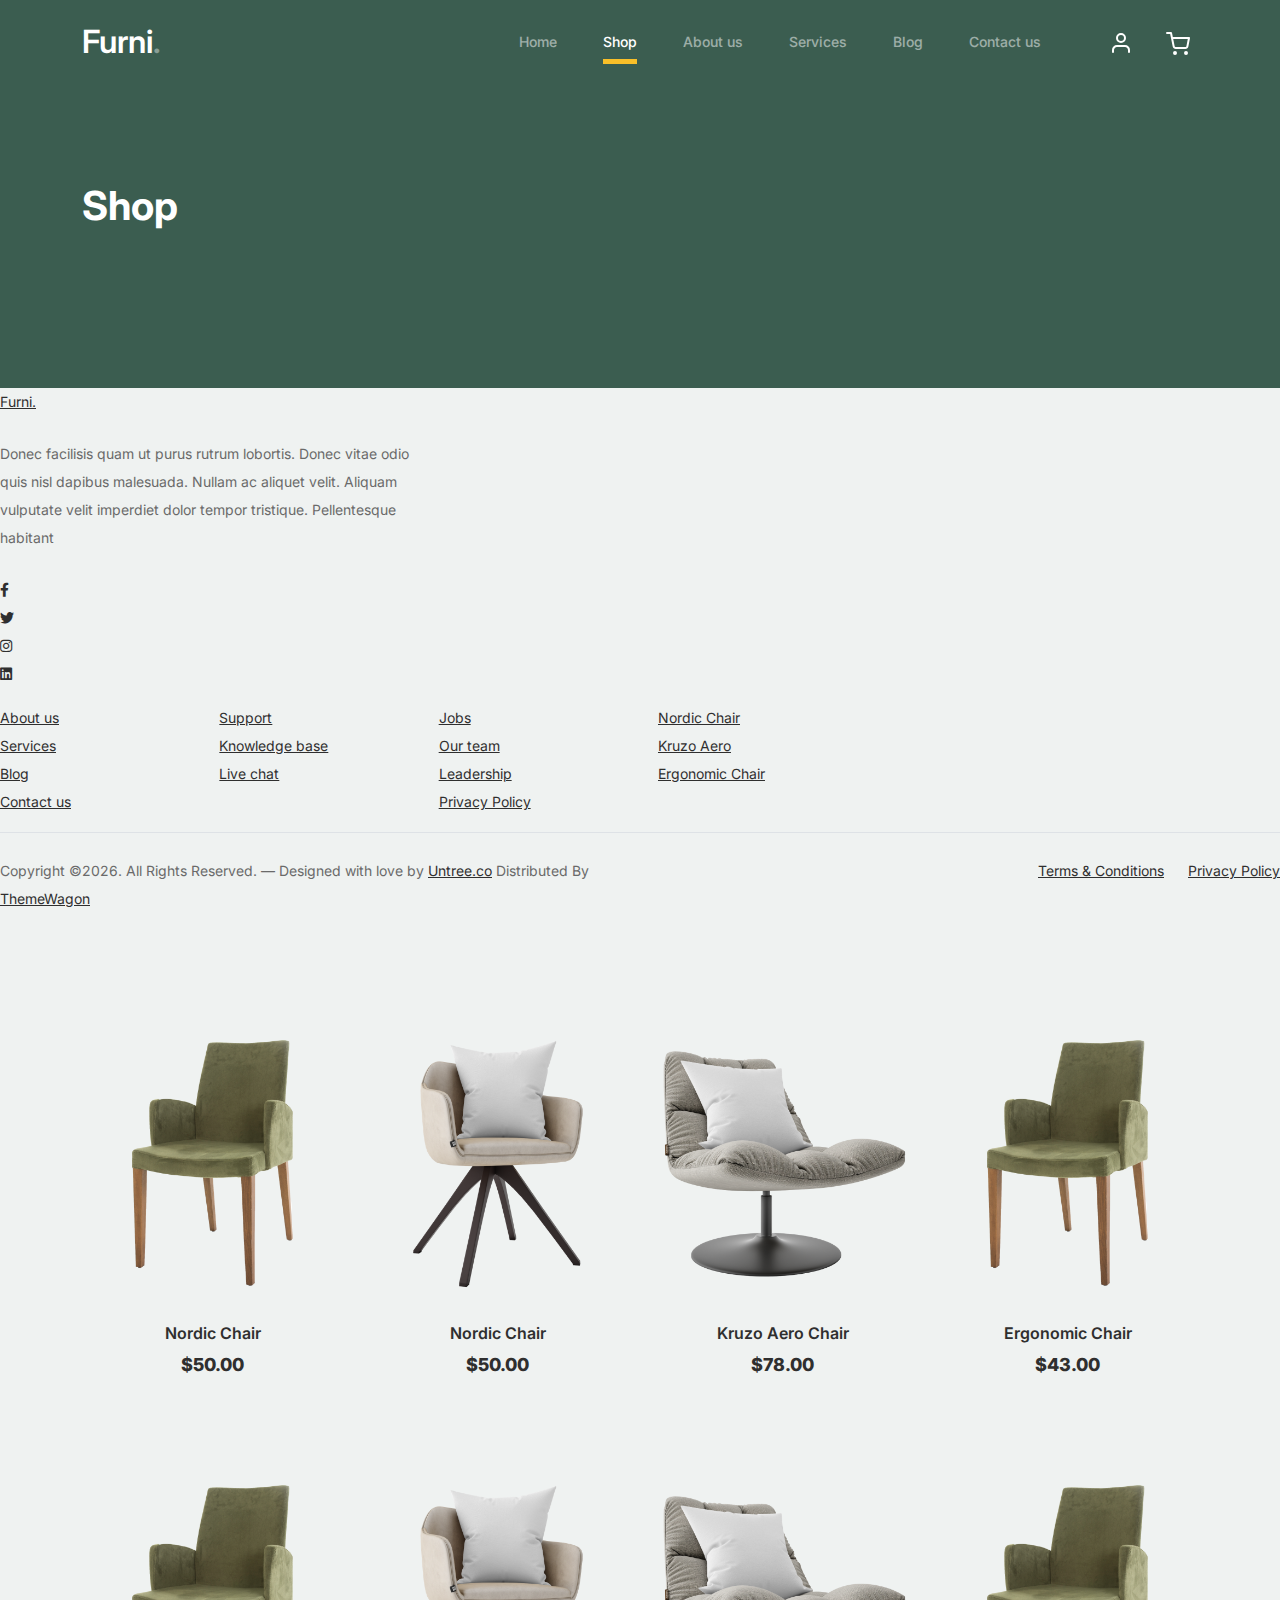
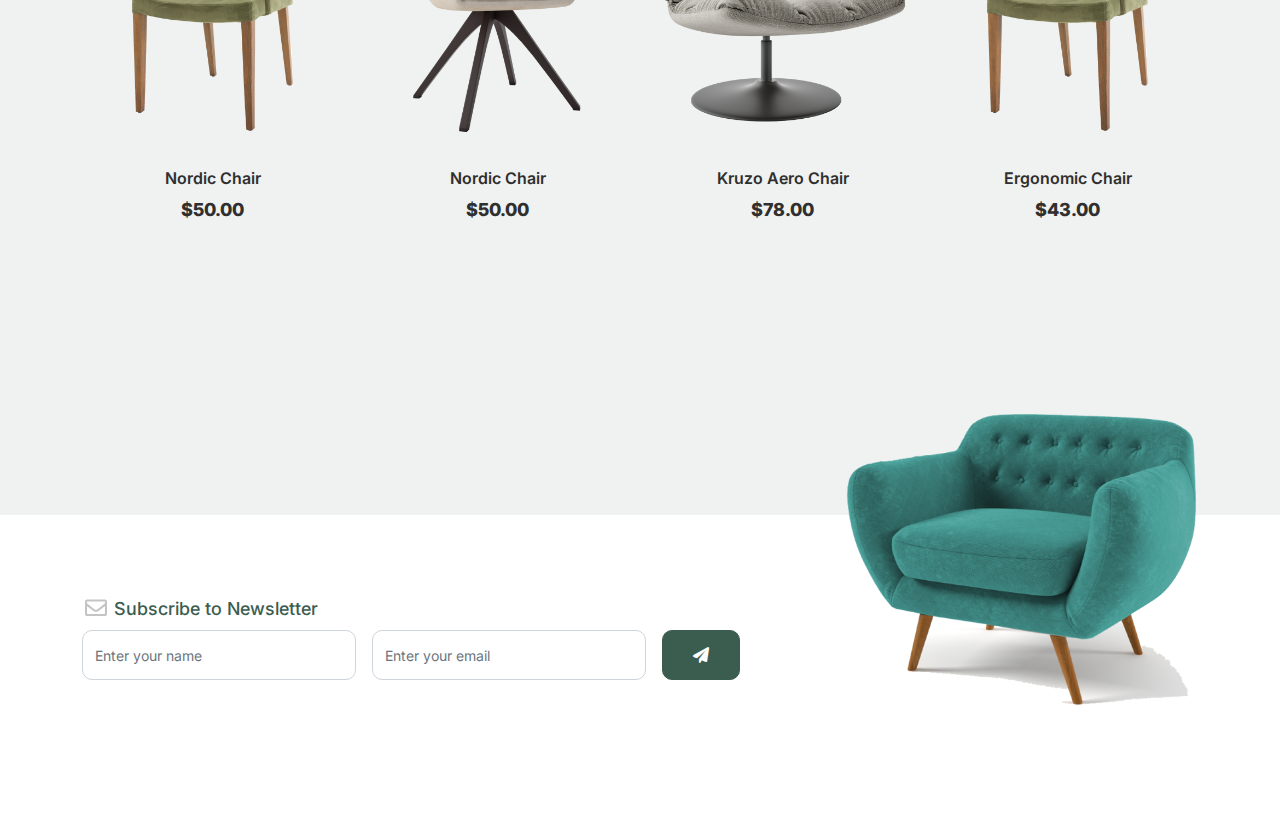
<file: public/shop.html>
<!-- /*
* Bootstrap 5
* Template Name: Furni
* Template Author: Untree.co
* Template URI: https://untree.co/
* License: https://creativecommons.org/licenses/by/3.0/
*/ -->
<!doctype html>
<html lang="en">
<head>
  <meta charset="utf-8">
  <meta name="viewport" content="width=device-width, initial-scale=1, shrink-to-fit=no">
  <meta name="author" content="Untree.co">
  <link rel="shortcut icon" href="favicon.png">

  <meta name="description" content="" />
  <meta name="keywords" content="bootstrap, bootstrap4" />

		<!-- Bootstrap CSS -->
		<link href="css/bootstrap.min.css" rel="stylesheet">
		<link href="https://cdnjs.cloudflare.com/ajax/libs/font-awesome/6.0.0-beta3/css/all.min.css" rel="stylesheet">
		<link href="css/tiny-slider.css" rel="stylesheet">
		<link href="css/style.css" rel="stylesheet">
		<title>Furni Free Bootstrap 5 Template for Furniture and Interior Design Websites by Untree.co </title>
	</head>

	<body>

		<!-- Start Header/Navigation -->
		<nav class="custom-navbar navbar navbar navbar-expand-md navbar-dark bg-dark" arial-label="Furni navigation bar">

			<div class="container">
				<a class="navbar-brand" href="index.html">Furni<span>.</span></a>

				<button class="navbar-toggler" type="button" data-bs-toggle="collapse" data-bs-target="#navbarsFurni" aria-controls="navbarsFurni" aria-expanded="false" aria-label="Toggle navigation">
					<span class="navbar-toggler-icon"></span>
				</button>

				<div class="collapse navbar-collapse" id="navbarsFurni">
					<ul class="custom-navbar-nav navbar-nav ms-auto mb-2 mb-md-0">
						<li class="nav-item ">
							<a class="nav-link" href="index.html">Home</a>
						</li>
						<li class="active"><a class="nav-link" href="shop.html">Shop</a></li>
						<li><a class="nav-link" href="about.html">About us</a></li>
						<li><a class="nav-link" href="services.html">Services</a></li>
						<li><a class="nav-link" href="blog.html">Blog</a></li>
						<li><a class="nav-link" href="contact.html">Contact us</a></li>
					</ul>

					<ul class="custom-navbar-cta navbar-nav mb-2 mb-md-0 ms-5">
						<li><a class="nav-link" href="#"><img src="images/user.svg"></a></li>
						<li><a class="nav-link" href="cart.html"><img src="images/cart.svg"></a></li>
					</ul>
				</div>
			</div>

		</nav>
		<!-- End Header/Navigation -->

		<!-- Start Hero Section -->
			<div class="hero">
				<div class="container">
					<div class="row justify-content-between">
						<div class="col-lg-5">
							<div class="intro-excerpt">
								<h1>Shop</h1>
							</div>
						</div>
						<div class="col-lg-7">

						</div>
					</div>
				</div>
			</div>
		<!-- End Hero Section -->



		
					<div class="col-lg-4">
						<div class="mb-4 footer-logo-wrap"><a href="#" class="footer-logo">Furni<span>.</span></a></div>
						<p class="mb-4">Donec facilisis quam ut purus rutrum lobortis. Donec vitae odio quis nisl dapibus malesuada. Nullam ac aliquet velit. Aliquam vulputate velit imperdiet dolor tempor tristique. Pellentesque habitant</p>

						<ul class="list-unstyled custom-social">
							<li><a href="#"><span class="fa fa-brands fa-facebook-f"></span></a></li>
							<li><a href="#"><span class="fa fa-brands fa-twitter"></span></a></li>
							<li><a href="#"><span class="fa fa-brands fa-instagram"></span></a></li>
							<li><a href="#"><span class="fa fa-brands fa-linkedin"></span></a></li>
						</ul>
					</div>

					<div class="col-lg-8">
						<div class="row links-wrap">
							<div class="col-6 col-sm-6 col-md-3">
								<ul class="list-unstyled">
									<li><a href="#">About us</a></li>
									<li><a href="#">Services</a></li>
									<li><a href="#">Blog</a></li>
									<li><a href="#">Contact us</a></li>
								</ul>
							</div>

							<div class="col-6 col-sm-6 col-md-3">
								<ul class="list-unstyled">
									<li><a href="#">Support</a></li>
									<li><a href="#">Knowledge base</a></li>
									<li><a href="#">Live chat</a></li>
								</ul>
							</div>

							<div class="col-6 col-sm-6 col-md-3">
								<ul class="list-unstyled">
									<li><a href="#">Jobs</a></li>
									<li><a href="#">Our team</a></li>
									<li><a href="#">Leadership</a></li>
									<li><a href="#">Privacy Policy</a></li>
								</ul>
							</div>

							<div class="col-6 col-sm-6 col-md-3">
								<ul class="list-unstyled">
									<li><a href="#">Nordic Chair</a></li>
									<li><a href="#">Kruzo Aero</a></li>
									<li><a href="#">Ergonomic Chair</a></li>
								</ul>
							</div>
						</div>
					</div>

				</div>

				<div class="border-top copyright">
					<div class="row pt-4">
						<div class="col-lg-6">
							<p class="mb-2 text-center text-lg-start">Copyright &copy;<script>document.write(new Date().getFullYear());</script>. All Rights Reserved. &mdash; Designed with love by <a href="https://untree.co">Untree.co</a>  Distributed By <a href="https://themewagon.com">ThemeWagon</a> <!-- License information: https://untree.co/license/ -->
            </p>
						</div>

						<div class="col-lg-6 text-center text-lg-end">
							<ul class="list-unstyled d-inline-flex ms-auto">
								<li class="me-4"><a href="#">Terms &amp; Conditions</a></li>
								<li><a href="#">Privacy Policy</a></li>
							</ul>
						</div>

					</div>
				</div>

			</div>
		</footer>
		<!-- End Footer Section -->


		<script src="js/bootstrap.bundle.min.js"></script>
		<script src="js/tiny-slider.js"></script>
		<script src="js/custom.js"></script>
	</body>

</html>
<div class="untree_co-section product-section before-footer-section">
		    <div class="container">
		      	<div class="row">

		      		<!-- Start Column 1 -->
					<div class="col-12 col-md-4 col-lg-3 mb-5">
						<a class="product-item" href="#">
							<img src="images/product-3.png" class="img-fluid product-thumbnail">
							<h3 class="product-title">Nordic Chair</h3>
							<strong class="product-price">$50.00</strong>

							<span class="icon-cross">
								<img src="images/cross.svg" class="img-fluid">
							</span>
						</a>
					</div>
					<!-- End Column 1 -->

					<!-- Start Column 2 -->
					<div class="col-12 col-md-4 col-lg-3 mb-5">
						<a class="product-item" href="#">
							<img src="images/product-1.png" class="img-fluid product-thumbnail">
							<h3 class="product-title">Nordic Chair</h3>
							<strong class="product-price">$50.00</strong>

							<span class="icon-cross">
								<img src="images/cross.svg" class="img-fluid">
							</span>
						</a>
					</div>
					<!-- End Column 2 -->

					<!-- Start Column 3 -->
					<div class="col-12 col-md-4 col-lg-3 mb-5">
						<a class="product-item" href="#">
							<img src="images/product-2.png" class="img-fluid product-thumbnail">
							<h3 class="product-title">Kruzo Aero Chair</h3>
							<strong class="product-price">$78.00</strong>

							<span class="icon-cross">
								<img src="images/cross.svg" class="img-fluid">
							</span>
						</a>
					</div>
					<!-- End Column 3 -->

					<!-- Start Column 4 -->
					<div class="col-12 col-md-4 col-lg-3 mb-5">
						<a class="product-item" href="#">
							<img src="images/product-3.png" class="img-fluid product-thumbnail">
							<h3 class="product-title">Ergonomic Chair</h3>
							<strong class="product-price">$43.00</strong>

							<span class="icon-cross">
								<img src="images/cross.svg" class="img-fluid">
							</span>
						</a>
					</div>
					<!-- End Column 4 -->


					<!-- Start Column 1 -->
					<div class="col-12 col-md-4 col-lg-3 mb-5">
						<a class="product-item" href="#">
							<img src="images/product-3.png" class="img-fluid product-thumbnail">
							<h3 class="product-title">Nordic Chair</h3>
							<strong class="product-price">$50.00</strong>

							<span class="icon-cross">
								<img src="images/cross.svg" class="img-fluid">
							</span>
						</a>
					</div>
					<!-- End Column 1 -->

					<!-- Start Column 2 -->
					<div class="col-12 col-md-4 col-lg-3 mb-5">
						<a class="product-item" href="#">
							<img src="images/product-1.png" class="img-fluid product-thumbnail">
							<h3 class="product-title">Nordic Chair</h3>
							<strong class="product-price">$50.00</strong>

							<span class="icon-cross">
								<img src="images/cross.svg" class="img-fluid">
							</span>
						</a>
					</div>
					<!-- End Column 2 -->

					<!-- Start Column 3 -->
					<div class="col-12 col-md-4 col-lg-3 mb-5">
						<a class="product-item" href="#">
							<img src="images/product-2.png" class="img-fluid product-thumbnail">
							<h3 class="product-title">Kruzo Aero Chair</h3>
							<strong class="product-price">$78.00</strong>

							<span class="icon-cross">
								<img src="images/cross.svg" class="img-fluid">
							</span>
						</a>
					</div>
					<!-- End Column 3 -->

					<!-- Start Column 4 -->
					<div class="col-12 col-md-4 col-lg-3 mb-5">
						<a class="product-item" href="#">
							<img src="images/product-3.png" class="img-fluid product-thumbnail">
							<h3 class="product-title">Ergonomic Chair</h3>
							<strong class="product-price">$43.00</strong>

							<span class="icon-cross">
								<img src="images/cross.svg" class="img-fluid">
							</span>
						</a>
					</div>
					<!-- End Column 4 -->

		      	</div>
		    </div>
		</div>


		<!-- Start Footer Section -->
		<footer class="footer-section">
			<div class="container relative">

				<div class="sofa-img">
					<img src="images/sofa.png" alt="Image" class="img-fluid">
				</div>

				<div class="row">
					<div class="col-lg-8">
						<div class="subscription-form">
							<h3 class="d-flex align-items-center"><span class="me-1"><img src="images/envelope-outline.svg" alt="Image" class="img-fluid"></span><span>Subscribe to Newsletter</span></h3>

							<form action="#" class="row g-3">
								<div class="col-auto">
									<input type="text" class="form-control" placeholder="Enter your name">
								</div>
								<div class="col-auto">
									<input type="email" class="form-control" placeholder="Enter your email">
								</div>
								<div class="col-auto">
									<button class="btn btn-primary">
										<span class="fa fa-paper-plane"></span>
									</button>
								</div>
							</form>

						</div>
					</div>
				</div>

				<div class="row g-5 mb-5"
</file>
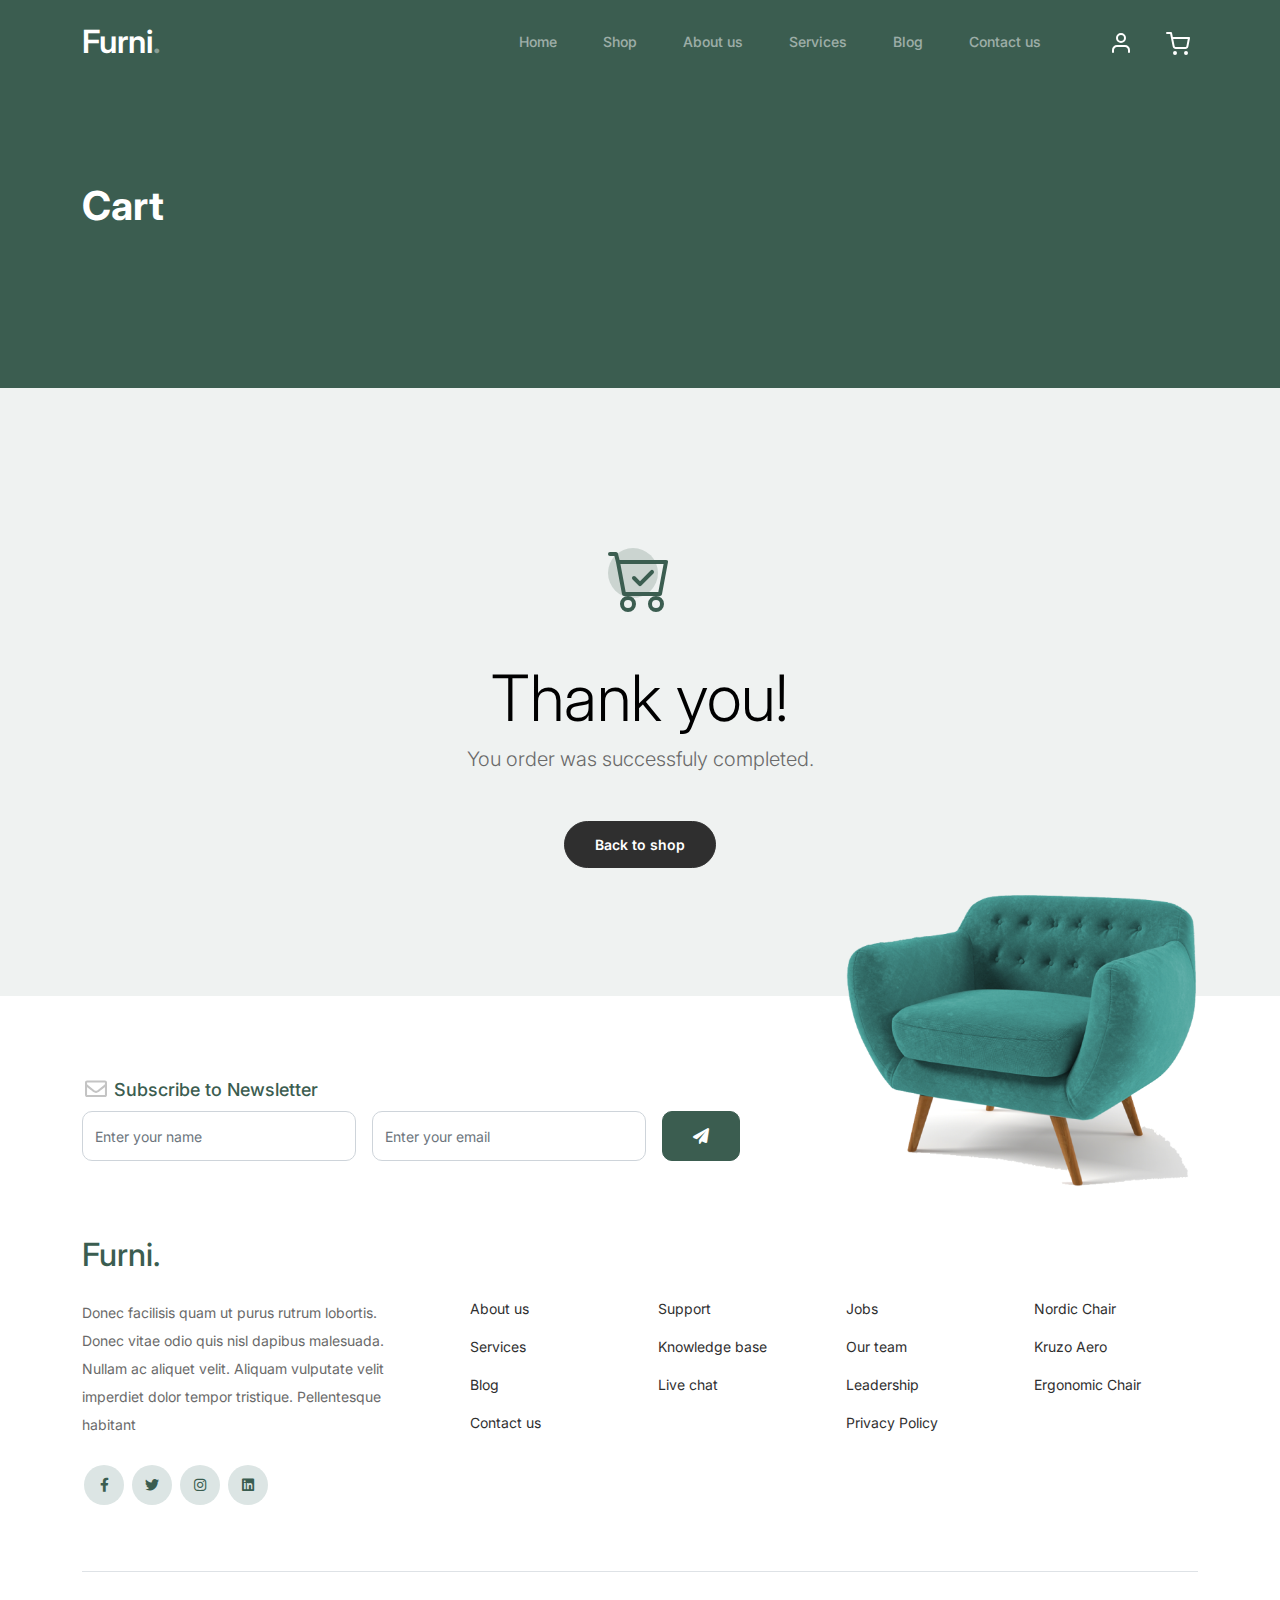
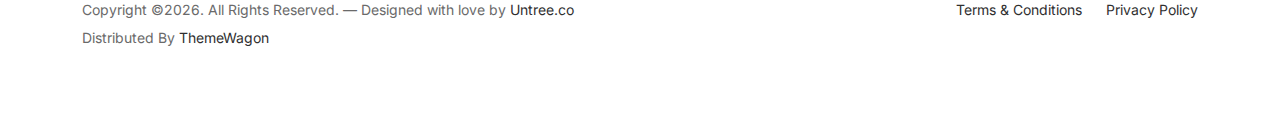
<file: public/thankyou.html>
<!-- /*
* Bootstrap 5
* Template Name: Furni
* Template Author: Untree.co
* Template URI: https://untree.co/
* License: https://creativecommons.org/licenses/by/3.0/
*/ -->
<!doctype html>
<html lang="en">
<head>
  <meta charset="utf-8">
  <meta name="viewport" content="width=device-width, initial-scale=1, shrink-to-fit=no">
  <meta name="author" content="Untree.co">
  <link rel="shortcut icon" href="favicon.png">

  <meta name="description" content="" />
  <meta name="keywords" content="bootstrap, bootstrap4" />

		<!-- Bootstrap CSS -->
		<link href="css/bootstrap.min.css" rel="stylesheet">
		<link href="https://cdnjs.cloudflare.com/ajax/libs/font-awesome/6.0.0-beta3/css/all.min.css" rel="stylesheet">
		<link href="css/tiny-slider.css" rel="stylesheet">
		<link href="css/style.css" rel="stylesheet">
		<title>Furni Free Bootstrap 5 Template for Furniture and Interior Design Websites by Untree.co </title>
	</head>

	<body>

		<!-- Start Header/Navigation -->
		<nav class="custom-navbar navbar navbar navbar-expand-md navbar-dark bg-dark" arial-label="Furni navigation bar">

			<div class="container">
				<a class="navbar-brand" href="index.html">Furni<span>.</span></a>

				<button class="navbar-toggler" type="button" data-bs-toggle="collapse" data-bs-target="#navbarsFurni" aria-controls="navbarsFurni" aria-expanded="false" aria-label="Toggle navigation">
					<span class="navbar-toggler-icon"></span>
				</button>

				<div class="collapse navbar-collapse" id="navbarsFurni">
					<ul class="custom-navbar-nav navbar-nav ms-auto mb-2 mb-md-0">
						<li class="nav-item ">
							<a class="nav-link" href="index.html">Home</a>
						</li>
						<li><a class="nav-link" href="shop.html">Shop</a></li>
						<li><a class="nav-link" href="about.html">About us</a></li>
						<li><a class="nav-link" href="services.html">Services</a></li>
						<li><a class="nav-link" href="blog.html">Blog</a></li>
						<li><a class="nav-link" href="contact.html">Contact us</a></li>
					</ul>

					<ul class="custom-navbar-cta navbar-nav mb-2 mb-md-0 ms-5">
						<li><a class="nav-link" href="#"><img src="images/user.svg"></a></li>
						<li><a class="nav-link" href="cart.html"><img src="images/cart.svg"></a></li>
					</ul>
				</div>
			</div>
				
		</nav>
		<!-- End Header/Navigation -->

		<!-- Start Hero Section -->
			<div class="hero">
				<div class="container">
					<div class="row justify-content-between">
						<div class="col-lg-5">
							<div class="intro-excerpt">
								<h1>Cart</h1>
							</div>
						</div>
						<div class="col-lg-7">
							
						</div>
					</div>
				</div>
			</div>
		<!-- End Hero Section -->

		

		<div class="untree_co-section">
    <div class="container">
      <div class="row">
        <div class="col-md-12 text-center pt-5">
          <span class="display-3 thankyou-icon text-primary">
            <svg width="1em" height="1em" viewBox="0 0 16 16" class="bi bi-cart-check mb-5" fill="currentColor" xmlns="http://www.w3.org/2000/svg">
              <path fill-rule="evenodd" d="M11.354 5.646a.5.5 0 0 1 0 .708l-3 3a.5.5 0 0 1-.708 0l-1.5-1.5a.5.5 0 1 1 .708-.708L8 8.293l2.646-2.647a.5.5 0 0 1 .708 0z"/>
              <path fill-rule="evenodd" d="M0 1.5A.5.5 0 0 1 .5 1H2a.5.5 0 0 1 .485.379L2.89 3H14.5a.5.5 0 0 1 .491.592l-1.5 8A.5.5 0 0 1 13 12H4a.5.5 0 0 1-.491-.408L2.01 3.607 1.61 2H.5a.5.5 0 0 1-.5-.5zM3.102 4l1.313 7h8.17l1.313-7H3.102zM5 12a2 2 0 1 0 0 4 2 2 0 0 0 0-4zm7 0a2 2 0 1 0 0 4 2 2 0 0 0 0-4zm-7 1a1 1 0 1 0 0 2 1 1 0 0 0 0-2zm7 0a1 1 0 1 0 0 2 1 1 0 0 0 0-2z"/>
            </svg>
          </span>
          <h2 class="display-3 text-black">Thank you!</h2>
          <p class="lead mb-5">You order was successfuly completed.</p>
          <p><a href="shop.html" class="btn btn-sm btn-outline-black">Back to shop</a></p>
        </div>
      </div>
    </div>
  </div>

		<!-- Start Footer Section -->
		<footer class="footer-section">
			<div class="container relative">

				<div class="sofa-img">
					<img src="images/sofa.png" alt="Image" class="img-fluid">
				</div>

				<div class="row">
					<div class="col-lg-8">
						<div class="subscription-form">
							<h3 class="d-flex align-items-center"><span class="me-1"><img src="images/envelope-outline.svg" alt="Image" class="img-fluid"></span><span>Subscribe to Newsletter</span></h3>

							<form action="#" class="row g-3">
								<div class="col-auto">
									<input type="text" class="form-control" placeholder="Enter your name">
								</div>
								<div class="col-auto">
									<input type="email" class="form-control" placeholder="Enter your email">
								</div>
								<div class="col-auto">
									<button class="btn btn-primary">
										<span class="fa fa-paper-plane"></span>
									</button>
								</div>
							</form>

						</div>
					</div>
				</div>

				<div class="row g-5 mb-5">
					<div class="col-lg-4">
						<div class="mb-4 footer-logo-wrap"><a href="#" class="footer-logo">Furni<span>.</span></a></div>
						<p class="mb-4">Donec facilisis quam ut purus rutrum lobortis. Donec vitae odio quis nisl dapibus malesuada. Nullam ac aliquet velit. Aliquam vulputate velit imperdiet dolor tempor tristique. Pellentesque habitant</p>

						<ul class="list-unstyled custom-social">
							<li><a href="#"><span class="fa fa-brands fa-facebook-f"></span></a></li>
							<li><a href="#"><span class="fa fa-brands fa-twitter"></span></a></li>
							<li><a href="#"><span class="fa fa-brands fa-instagram"></span></a></li>
							<li><a href="#"><span class="fa fa-brands fa-linkedin"></span></a></li>
						</ul>
					</div>

					<div class="col-lg-8">
						<div class="row links-wrap">
							<div class="col-6 col-sm-6 col-md-3">
								<ul class="list-unstyled">
									<li><a href="#">About us</a></li>
									<li><a href="#">Services</a></li>
									<li><a href="#">Blog</a></li>
									<li><a href="#">Contact us</a></li>
								</ul>
							</div>

							<div class="col-6 col-sm-6 col-md-3">
								<ul class="list-unstyled">
									<li><a href="#">Support</a></li>
									<li><a href="#">Knowledge base</a></li>
									<li><a href="#">Live chat</a></li>
								</ul>
							</div>

							<div class="col-6 col-sm-6 col-md-3">
								<ul class="list-unstyled">
									<li><a href="#">Jobs</a></li>
									<li><a href="#">Our team</a></li>
									<li><a href="#">Leadership</a></li>
									<li><a href="#">Privacy Policy</a></li>
								</ul>
							</div>

							<div class="col-6 col-sm-6 col-md-3">
								<ul class="list-unstyled">
									<li><a href="#">Nordic Chair</a></li>
									<li><a href="#">Kruzo Aero</a></li>
									<li><a href="#">Ergonomic Chair</a></li>
								</ul>
							</div>
						</div>
					</div>

				</div>

				<div class="border-top copyright">
					<div class="row pt-4">
						<div class="col-lg-6">
							<p class="mb-2 text-center text-lg-start">Copyright &copy;<script>document.write(new Date().getFullYear());</script>. All Rights Reserved. &mdash; Designed with love by <a href="https://untree.co">Untree.co</a> Distributed By <a href="https://themewagon.com">ThemeWagon</a> <!-- License information: https://untree.co/license/ -->
            </p>
						</div>

						<div class="col-lg-6 text-center text-lg-end">
							<ul class="list-unstyled d-inline-flex ms-auto">
								<li class="me-4"><a href="#">Terms &amp; Conditions</a></li>
								<li><a href="#">Privacy Policy</a></li>
							</ul>
						</div>

					</div>
				</div>

			</div>
		</footer>
		<!-- End Footer Section -->	


		<script src="js/bootstrap.bundle.min.js"></script>
		<script src="js/tiny-slider.js"></script>
		<script src="js/custom.js"></script>
	</body>

</html>
</file>
<file: public/css/tiny-slider.css>
.tns-outer{padding:0 !important}.tns-outer [hidden]{display:none !important}.tns-outer [aria-controls],.tns-outer [data-action]{cursor:pointer}.tns-slider{-webkit-transition:all 0s;-moz-transition:all 0s;transition:all 0s}.tns-slider>.tns-item{-webkit-box-sizing:border-box;-moz-box-sizing:border-box;box-sizing:border-box}.tns-horizontal.tns-subpixel{white-space:nowrap}.tns-horizontal.tns-subpixel>.tns-item{display:inline-block;vertical-align:top;white-space:normal}.tns-horizontal.tns-no-subpixel:after{content:'';display:table;clear:both}.tns-horizontal.tns-no-subpixel>.tns-item{float:left}.tns-horizontal.tns-carousel.tns-no-subpixel>.tns-item{margin-right:-100%}.tns-no-calc{position:relative;left:0}.tns-gallery{position:relative;left:0;min-height:1px}.tns-gallery>.tns-item{position:absolute;left:-100%;-webkit-transition:transform 0s, opacity 0s;-moz-transition:transform 0s, opacity 0s;transition:transform 0s, opacity 0s}.tns-gallery>.tns-slide-active{position:relative;left:auto !important}.tns-gallery>.tns-moving{-webkit-transition:all 0.25s;-moz-transition:all 0.25s;transition:all 0.25s}.tns-autowidth{display:inline-block}.tns-lazy-img{-webkit-transition:opacity 0.6s;-moz-transition:opacity 0.6s;transition:opacity 0.6s;opacity:0.6}.tns-lazy-img.tns-complete{opacity:1}.tns-ah{-webkit-transition:height 0s;-moz-transition:height 0s;transition:height 0s}.tns-ovh{overflow:hidden}.tns-visually-hidden{position:absolute;left:-10000em}.tns-transparent{opacity:0;visibility:hidden}.tns-fadeIn{opacity:1;filter:alpha(opacity=100);z-index:0}.tns-normal,.tns-fadeOut{opacity:0;filter:alpha(opacity=0);z-index:-1}.tns-vpfix{white-space:nowrap}.tns-vpfix>div,.tns-vpfix>li{display:inline-block}.tns-t-subp2{margin:0 auto;width:310px;position:relative;height:10px;overflow:hidden}.tns-t-ct{width:2333.3333333%;width:-webkit-calc(100% * 70 / 3);width:-moz-calc(100% * 70 / 3);width:calc(100% * 70 / 3);position:absolute;right:0}.tns-t-ct:after{content:'';display:table;clear:both}.tns-t-ct>div{width:1.4285714%;width:-webkit-calc(100% / 70);width:-moz-calc(100% / 70);width:calc(100% / 70);height:10px;float:left}

/*# sourceMappingURL=sourcemaps/tiny-slider.css.map */
</file>
<file: public/css/style.css>
/*
* Template Name: UntreeStore
* Template Author: Untree.co
* Author URI: https://untree.co/
* License: https://creativecommons.org/licenses/by/3.0/
*/
@import url("https://fonts.googleapis.com/css2?family=Inter:wght@400;500;600;700;800&display=swap");
body {
  overflow-x: hidden;
  position: relative; }

body {
  font-family: "Inter", sans-serif;
  font-weight: 400;
  line-height: 28px;
  color: #6a6a6a;
  font-size: 14px;
  background-color: #eff2f1; }

a {
  text-decoration: none;
  -webkit-transition: .3s all ease;
  -o-transition: .3s all ease;
  transition: .3s all ease;
  color: #2f2f2f;
  text-decoration: underline; }
  a:hover {
    color: #2f2f2f;
    text-decoration: none; }
  a.more {
    font-weight: 600; }

.custom-navbar {
  background: #3b5d50 !important;
  padding-top: 20px;
  padding-bottom: 20px; }
  .custom-navbar .navbar-brand {
    font-size: 32px;
    font-weight: 600; }
    .custom-navbar .navbar-brand > span {
      opacity: .4; }
  .custom-navbar .navbar-toggler {
    border-color: transparent; }
    .custom-navbar .navbar-toggler:active, .custom-navbar .navbar-toggler:focus {
      -webkit-box-shadow: none;
      box-shadow: none;
      outline: none; }
  @media (min-width: 992px) {
    .custom-navbar .custom-navbar-nav li {
      margin-left: 15px;
      margin-right: 15px; } }
  .custom-navbar .custom-navbar-nav li a {
    font-weight: 500;
    color: #ffffff !important;
    opacity: .5;
    -webkit-transition: .3s all ease;
    -o-transition: .3s all ease;
    transition: .3s all ease;
    position: relative; }
    @media (min-width: 768px) {
      .custom-navbar .custom-navbar-nav li a:before {
        content: "";
        position: absolute;
        bottom: 0;
        left: 8px;
        right: 8px;
        background: #f9bf29;
        height: 5px;
        opacity: 1;
        visibility: visible;
        width: 0;
        -webkit-transition: .15s all ease-out;
        -o-transition: .15s all ease-out;
        transition: .15s all ease-out; } }
    .custom-navbar .custom-navbar-nav li a:hover {
      opacity: 1; }
      .custom-navbar .custom-navbar-nav li a:hover:before {
        width: calc(100% - 16px); }
  .custom-navbar .custom-navbar-nav li.active a {
    opacity: 1; }
    .custom-navbar .custom-navbar-nav li.active a:before {
      width: calc(100% - 16px); }
  .custom-navbar .custom-navbar-cta {
    margin-left: 0 !important;
    -webkit-box-orient: horizontal;
    -webkit-box-direction: normal;
    -ms-flex-direction: row;
    flex-direction: row; }
    @media (min-width: 768px) {
      .custom-navbar .custom-navbar-cta {
        margin-left: 40px !important; } }
    .custom-navbar .custom-navbar-cta li {
      margin-left: 0px;
      margin-right: 0px; }
      .custom-navbar .custom-navbar-cta li:first-child {
        margin-right: 20px; }

.hero {
  background: #3b5d50;
  padding: calc(4rem - 30px) 0 0rem 0; }
  @media (min-width: 768px) {
    .hero {
      padding: calc(4rem - 30px) 0 4rem 0; } }
  @media (min-width: 992px) {
    .hero {
      padding: calc(8rem - 30px) 0 8rem 0; } }
  .hero .intro-excerpt {
    position: relative;
    z-index: 4; }
    @media (min-width: 992px) {
      .hero .intro-excerpt {
        max-width: 450px; } }
  .hero h1 {
    font-weight: 700;
    color: #ffffff;
    margin-bottom: 30px; }
    @media (min-width: 1400px) {
      .hero h1 {
        font-size: 54px; } }
  .hero p {
    color: rgba(255, 255, 255, 0.5);
    margin-botom: 30px; }
  .hero .hero-img-wrap {
    position: relative; }
    .hero .hero-img-wrap img {
      position: relative;
      top: 0px;
      right: 0px;
      z-index: 2;
      max-width: 780px;
      left: -20px; }
      @media (min-width: 768px) {
        .hero .hero-img-wrap img {
          right: 0px;
          left: -100px; } }
      @media (min-width: 992px) {
        .hero .hero-img-wrap img {
          left: 0px;
          top: -80px;
          position: absolute;
          right: -50px; } }
      @media (min-width: 1200px) {
        .hero .hero-img-wrap img {
          left: 0px;
          top: -80px;
          right: -100px; } }
    .hero .hero-img-wrap:after {
      content: "";
      position: absolute;
      width: 255px;
      height: 217px;
      background-image: url("../images/dots-light.svg");
      background-size: contain;
      background-repeat: no-repeat;
      right: -100px;
      top: -0px; }
      @media (min-width: 1200px) {
        .hero .hero-img-wrap:after {
          top: -40px; } }

.btn {
  font-weight: 600;
  padding: 12px 30px;
  border-radius: 30px;
  color: #ffffff;
  background: #2f2f2f;
  border-color: #2f2f2f; }
  .btn:hover {
    color: #ffffff;
    background: #222222;
    border-color: #222222; }
  .btn:active, .btn:focus {
    outline: none !important;
    -webkit-box-shadow: none;
    box-shadow: none; }
  .btn.btn-primary {
    background: #3b5d50;
    border-color: #3b5d50; }
    .btn.btn-primary:hover {
      background: #314d43;
      border-color: #314d43; }
  .btn.btn-secondary {
    color: #2f2f2f;
    background: #f9bf29;
    border-color: #f9bf29; }
    .btn.btn-secondary:hover {
      background: #f8b810;
      border-color: #f8b810; }
  .btn.btn-white-outline {
    background: transparent;
    border-width: 2px;
    border-color: rgba(255, 255, 255, 0.3); }
    .btn.btn-white-outline:hover {
      border-color: white;
      color: #ffffff; }

.section-title {
  color: #2f2f2f; }

.product-section {
  padding: 7rem 0; }
  .product-section .product-item {
    text-align: center;
    text-decoration: none;
    display: block;
    position: relative;
    padding-bottom: 50px;
    cursor: pointer; }
    .product-section .product-item .product-thumbnail {
      margin-bottom: 30px;
      position: relative;
      top: 0;
      -webkit-transition: .3s all ease;
      -o-transition: .3s all ease;
      transition: .3s all ease; }
    .product-section .product-item h3 {
      font-weight: 600;
      font-size: 16px; }
    .product-section .product-item strong {
      font-weight: 800 !important;
      font-size: 18px !important; }
    .product-section .product-item h3, .product-section .product-item strong {
      color: #2f2f2f;
      text-decoration: none; }
    .product-section .product-item .icon-cross {
      position: absolute;
      width: 35px;
      height: 35px;
      display: inline-block;
      background: #2f2f2f;
      bottom: 15px;
      left: 50%;
      -webkit-transform: translateX(-50%);
      -ms-transform: translateX(-50%);
      transform: translateX(-50%);
      margin-bottom: -17.5px;
      border-radius: 50%;
      opacity: 0;
      visibility: hidden;
      -webkit-transition: .3s all ease;
      -o-transition: .3s all ease;
      transition: .3s all ease; }
      .product-section .product-item .icon-cross img {
        position: absolute;
        left: 50%;
        top: 50%;
        -webkit-transform: translate(-50%, -50%);
        -ms-transform: translate(-50%, -50%);
        transform: translate(-50%, -50%); }
    .product-section .product-item:before {
      bottom: 0;
      left: 0;
      right: 0;
      position: absolute;
      content: "";
      background: #dce5e4;
      height: 0%;
      z-index: -1;
      border-radius: 10px;
      -webkit-transition: .3s all ease;
      -o-transition: .3s all ease;
      transition: .3s all ease; }
    .product-section .product-item:hover .product-thumbnail {
      top: -25px; }
    .product-section .product-item:hover .icon-cross {
      bottom: 0;
      opacity: 1;
      visibility: visible; }
    .product-section .product-item:hover:before {
      height: 70%; }

.why-choose-section {
  padding: 7rem 0; }
  .why-choose-section .img-wrap {
    position: relative; }
    .why-choose-section .img-wrap:before {
      position: absolute;
      content: "";
      width: 255px;
      height: 217px;
      background-image: url("../images/dots-yellow.svg");
      background-repeat: no-repeat;
      background-size: contain;
      -webkit-transform: translate(-40%, -40%);
      -ms-transform: translate(-40%, -40%);
      transform: translate(-40%, -40%);
      z-index: -1; }
    .why-choose-section .img-wrap img {
      border-radius: 20px; }

.feature {
  margin-bottom: 30px; }
  .feature .icon {
    display: inline-block;
    position: relative;
    margin-bottom: 20px; }
    .feature .icon:before {
      content: "";
      width: 33px;
      height: 33px;
      position: absolute;
      background: rgba(59, 93, 80, 0.2);
      border-radius: 50%;
      right: -8px;
      bottom: 0; }
  .feature h3 {
    font-size: 14px;
    color: #2f2f2f; }
  .feature p {
    font-size: 14px;
    line-height: 22px;
    color: #6a6a6a; }

.we-help-section {
  padding: 7rem 0; }
  .we-help-section .imgs-grid {
    display: -ms-grid;
    display: grid;
    -ms-grid-columns: (1fr)[27];
    grid-template-columns: repeat(27, 1fr);
    position: relative; }
    .we-help-section .imgs-grid:before {
      position: absolute;
      content: "";
      width: 255px;
      height: 217px;
      background-image: url("../images/dots-green.svg");
      background-size: contain;
      background-repeat: no-repeat;
      -webkit-transform: translate(-40%, -40%);
      -ms-transform: translate(-40%, -40%);
      transform: translate(-40%, -40%);
      z-index: -1; }
    .we-help-section .imgs-grid .grid {
      position: relative; }
      .we-help-section .imgs-grid .grid img {
        border-radius: 20px;
        max-width: 100%; }
      .we-help-section .imgs-grid .grid.grid-1 {
        -ms-grid-column: 1;
        -ms-grid-column-span: 18;
        grid-column: 1 / span 18;
        -ms-grid-row: 1;
        -ms-grid-row-span: 27;
        grid-row: 1 / span 27; }
      .we-help-section .imgs-grid .grid.grid-2 {
        -ms-grid-column: 19;
        -ms-grid-column-span: 27;
        grid-column: 19 / span 27;
        -ms-grid-row: 1;
        -ms-grid-row-span: 5;
        grid-row: 1 / span 5;
        padding-left: 20px; }
      .we-help-section .imgs-grid .grid.grid-3 {
        -ms-grid-column: 14;
        -ms-grid-column-span: 16;
        grid-column: 14 / span 16;
        -ms-grid-row: 6;
        -ms-grid-row-span: 27;
        grid-row: 6 / span 27;
        padding-top: 20px; }

.custom-list {
  width: 100%; }
  .custom-list li {
    display: inline-block;
    width: calc(50% - 20px);
    margin-bottom: 12px;
    line-height: 1.5;
    position: relative;
    padding-left: 20px; }
    .custom-list li:before {
      content: "";
      width: 8px;
      height: 8px;
      border-radius: 50%;
      border: 2px solid #3b5d50;
      position: absolute;
      left: 0;
      top: 8px; }

.popular-product {
  padding: 0 0 7rem 0; }
  .popular-product .product-item-sm h3 {
    font-size: 14px;
    font-weight: 700;
    color: #2f2f2f; }
  .popular-product .product-item-sm a {
    text-decoration: none;
    color: #2f2f2f;
    -webkit-transition: .3s all ease;
    -o-transition: .3s all ease;
    transition: .3s all ease; }
    .popular-product .product-item-sm a:hover {
      color: rgba(47, 47, 47, 0.5); }
  .popular-product .product-item-sm p {
    line-height: 1.4;
    margin-bottom: 10px;
    font-size: 14px; }
  .popular-product .product-item-sm .thumbnail {
    margin-right: 10px;
    -webkit-box-flex: 0;
    -ms-flex: 0 0 120px;
    flex: 0 0 120px;
    position: relative; }
    .popular-product .product-item-sm .thumbnail:before {
      content: "";
      position: absolute;
      border-radius: 20px;
      background: #dce5e4;
      width: 98px;
      height: 98px;
      top: 50%;
      left: 50%;
      -webkit-transform: translate(-50%, -50%);
      -ms-transform: translate(-50%, -50%);
      transform: translate(-50%, -50%);
      z-index: -1; }

.testimonial-section {
  padding: 3rem 0 7rem 0; }

.testimonial-slider-wrap {
  position: relative; }
  .testimonial-slider-wrap .tns-inner {
    padding-top: 30px; }
  .testimonial-slider-wrap .item .testimonial-block blockquote {
    font-size: 16px; }
    @media (min-width: 768px) {
      .testimonial-slider-wrap .item .testimonial-block blockquote {
        line-height: 32px;
        font-size: 18px; } }
  .testimonial-slider-wrap .item .testimonial-block .author-info .author-pic {
    margin-bottom: 20px; }
    .testimonial-slider-wrap .item .testimonial-block .author-info .author-pic img {
      max-width: 80px;
      border-radius: 50%; }
  .testimonial-slider-wrap .item .testimonial-block .author-info h3 {
    font-size: 14px;
    font-weight: 700;
    color: #2f2f2f;
    margin-bottom: 0; }
  .testimonial-slider-wrap #testimonial-nav {
    position: absolute;
    top: 50%;
    z-index: 99;
    width: 100%;
    display: none; }
    @media (min-width: 768px) {
      .testimonial-slider-wrap #testimonial-nav {
        display: block; } }
    .testimonial-slider-wrap #testimonial-nav > span {
      cursor: pointer;
      position: absolute;
      width: 58px;
      height: 58px;
      line-height: 58px;
      border-radius: 50%;
      background: rgba(59, 93, 80, 0.1);
      color: #2f2f2f;
      -webkit-transition: .3s all ease;
      -o-transition: .3s all ease;
      transition: .3s all ease; }
      .testimonial-slider-wrap #testimonial-nav > span:hover {
        background: #3b5d50;
        color: #ffffff; }
    .testimonial-slider-wrap #testimonial-nav .prev {
      left: -10px; }
    .testimonial-slider-wrap #testimonial-nav .next {
      right: 0; }
  .testimonial-slider-wrap .tns-nav {
    position: absolute;
    bottom: -50px;
    left: 50%;
    -webkit-transform: translateX(-50%);
    -ms-transform: translateX(-50%);
    transform: translateX(-50%); }
    .testimonial-slider-wrap .tns-nav button {
      background: none;
      border: none;
      display: inline-block;
      position: relative;
      width: 0 !important;
      height: 7px !important;
      margin: 2px; }
      .testimonial-slider-wrap .tns-nav button:active, .testimonial-slider-wrap .tns-nav button:focus, .testimonial-slider-wrap .tns-nav button:hover {
        outline: none;
        -webkit-box-shadow: none;
        box-shadow: none;
        background: none; }
      .testimonial-slider-wrap .tns-nav button:before {
        display: block;
        width: 7px;
        height: 7px;
        left: 0;
        top: 0;
        position: absolute;
        content: "";
        border-radius: 50%;
        -webkit-transition: .3s all ease;
        -o-transition: .3s all ease;
        transition: .3s all ease;
        background-color: #d6d6d6; }
      .testimonial-slider-wrap .tns-nav button:hover:before, .testimonial-slider-wrap .tns-nav button.tns-nav-active:before {
        background-color: #3b5d50; }

.before-footer-section {
  padding: 7rem 0 12rem 0 !important; }

.blog-section {
  padding: 7rem 0 12rem 0; }
  .blog-section .post-entry a {
    text-decoration: none; }
  .blog-section .post-entry .post-thumbnail {
    display: block;
    margin-bottom: 20px; }
    .blog-section .post-entry .post-thumbnail img {
      border-radius: 20px;
      -webkit-transition: .3s all ease;
      -o-transition: .3s all ease;
      transition: .3s all ease; }
  .blog-section .post-entry .post-content-entry {
    padding-left: 15px;
    padding-right: 15px; }
    .blog-section .post-entry .post-content-entry h3 {
      font-size: 16px;
      margin-bottom: 0;
      font-weight: 600;
      margin-bottom: 7px; }
    .blog-section .post-entry .post-content-entry .meta {
      font-size: 14px; }
      .blog-section .post-entry .post-content-entry .meta a {
        font-weight: 600; }
  .blog-section .post-entry:hover .post-thumbnail img, .blog-section .post-entry:focus .post-thumbnail img {
    opacity: .7; }

.footer-section {
  padding: 80px 0;
  background: #ffffff; }
  .footer-section .relative {
    position: relative; }
  .footer-section a {
    text-decoration: none;
    color: #2f2f2f;
    -webkit-transition: .3s all ease;
    -o-transition: .3s all ease;
    transition: .3s all ease; }
    .footer-section a:hover {
      color: rgba(47, 47, 47, 0.5); }
  .footer-section .subscription-form {
    margin-bottom: 40px;
    position: relative;
    z-index: 2;
    margin-top: 100px; }
    @media (min-width: 992px) {
      .footer-section .subscription-form {
        margin-top: 0px;
        margin-bottom: 80px; } }
    .footer-section .subscription-form h3 {
      font-size: 18px;
      font-weight: 500;
      color: #3b5d50; }
    .footer-section .subscription-form .form-control {
      height: 50px;
      border-radius: 10px;
      font-family: "Inter", sans-serif; }
      .footer-section .subscription-form .form-control:active, .footer-section .subscription-form .form-control:focus {
        outline: none;
        -webkit-box-shadow: none;
        box-shadow: none;
        border-color: #3b5d50;
        -webkit-box-shadow: 0 1px 4px 0 rgba(0, 0, 0, 0.2);
        box-shadow: 0 1px 4px 0 rgba(0, 0, 0, 0.2); }
      .footer-section .subscription-form .form-control::-webkit-input-placeholder {
        font-size: 14px; }
      .footer-section .subscription-form .form-control::-moz-placeholder {
        font-size: 14px; }
      .footer-section .subscription-form .form-control:-ms-input-placeholder {
        font-size: 14px; }
      .footer-section .subscription-form .form-control:-moz-placeholder {
        font-size: 14px; }
    .footer-section .subscription-form .btn {
      border-radius: 10px !important; }
  .footer-section .sofa-img {
    position: absolute;
    top: -200px;
    z-index: 1;
    right: 0; }
    .footer-section .sofa-img img {
      max-width: 380px; }
  .footer-section .links-wrap {
    margin-top: 0px; }
    @media (min-width: 992px) {
      .footer-section .links-wrap {
        margin-top: 54px; } }
    .footer-section .links-wrap ul li {
      margin-bottom: 10px; }
  .footer-section .footer-logo-wrap .footer-logo {
    font-size: 32px;
    font-weight: 500;
    text-decoration: none;
    color: #3b5d50; }
  .footer-section .custom-social li {
    margin: 2px;
    display: inline-block; }
    .footer-section .custom-social li a {
      width: 40px;
      height: 40px;
      text-align: center;
      line-height: 40px;
      display: inline-block;
      background: #dce5e4;
      color: #3b5d50;
      border-radius: 50%; }
      .footer-section .custom-social li a:hover {
        background: #3b5d50;
        color: #ffffff; }
  .footer-section .border-top {
    border-color: #dce5e4; }
    .footer-section .border-top.copyright {
      font-size: 14px !important; }

.untree_co-section {
  padding: 7rem 0; }

.form-control {
  height: 50px;
  border-radius: 10px;
  font-family: "Inter", sans-serif; }
  .form-control:active, .form-control:focus {
    outline: none;
    -webkit-box-shadow: none;
    box-shadow: none;
    border-color: #3b5d50;
    -webkit-box-shadow: 0 1px 4px 0 rgba(0, 0, 0, 0.2);
    box-shadow: 0 1px 4px 0 rgba(0, 0, 0, 0.2); }
  .form-control::-webkit-input-placeholder {
    font-size: 14px; }
  .form-control::-moz-placeholder {
    font-size: 14px; }
  .form-control:-ms-input-placeholder {
    font-size: 14px; }
  .form-control:-moz-placeholder {
    font-size: 14px; }

.service {
  line-height: 1.5; }
  .service .service-icon {
    border-radius: 10px;
    -webkit-box-flex: 0;
    -ms-flex: 0 0 50px;
    flex: 0 0 50px;
    height: 50px;
    line-height: 50px;
    text-align: center;
    background: #3b5d50;
    margin-right: 20px;
    color: #ffffff; }

textarea {
  height: auto !important; }

.site-blocks-table {
  overflow: auto; }
  .site-blocks-table .product-thumbnail {
    width: 200px; }
  .site-blocks-table .btn {
    padding: 2px 10px; }
  .site-blocks-table thead th {
    padding: 30px;
    text-align: center;
    border-width: 0px !important;
    vertical-align: middle;
    color: rgba(0, 0, 0, 0.8);
    font-size: 18px; }
  .site-blocks-table td {
    padding: 20px;
    text-align: center;
    vertical-align: middle;
    color: rgba(0, 0, 0, 0.8); }
  .site-blocks-table tbody tr:first-child td {
    border-top: 1px solid #3b5d50 !important; }
  .site-blocks-table .btn {
    background: none !important;
    color: #000000;
    border: none;
    height: auto !important; }

.site-block-order-table th {
  border-top: none !important;
  border-bottom-width: 1px !important; }

.site-block-order-table td, .site-block-order-table th {
  color: #000000; }

.couponcode-wrap input {
  border-radius: 10px !important; }

.text-primary {
  color: #3b5d50 !important; }

.thankyou-icon {
  position: relative;
  color: #3b5d50; }
  .thankyou-icon:before {
    position: absolute;
    content: "";
    width: 50px;
    height: 50px;
    border-radius: 50%;
    background: rgba(59, 93, 80, 0.2); }
</file>
